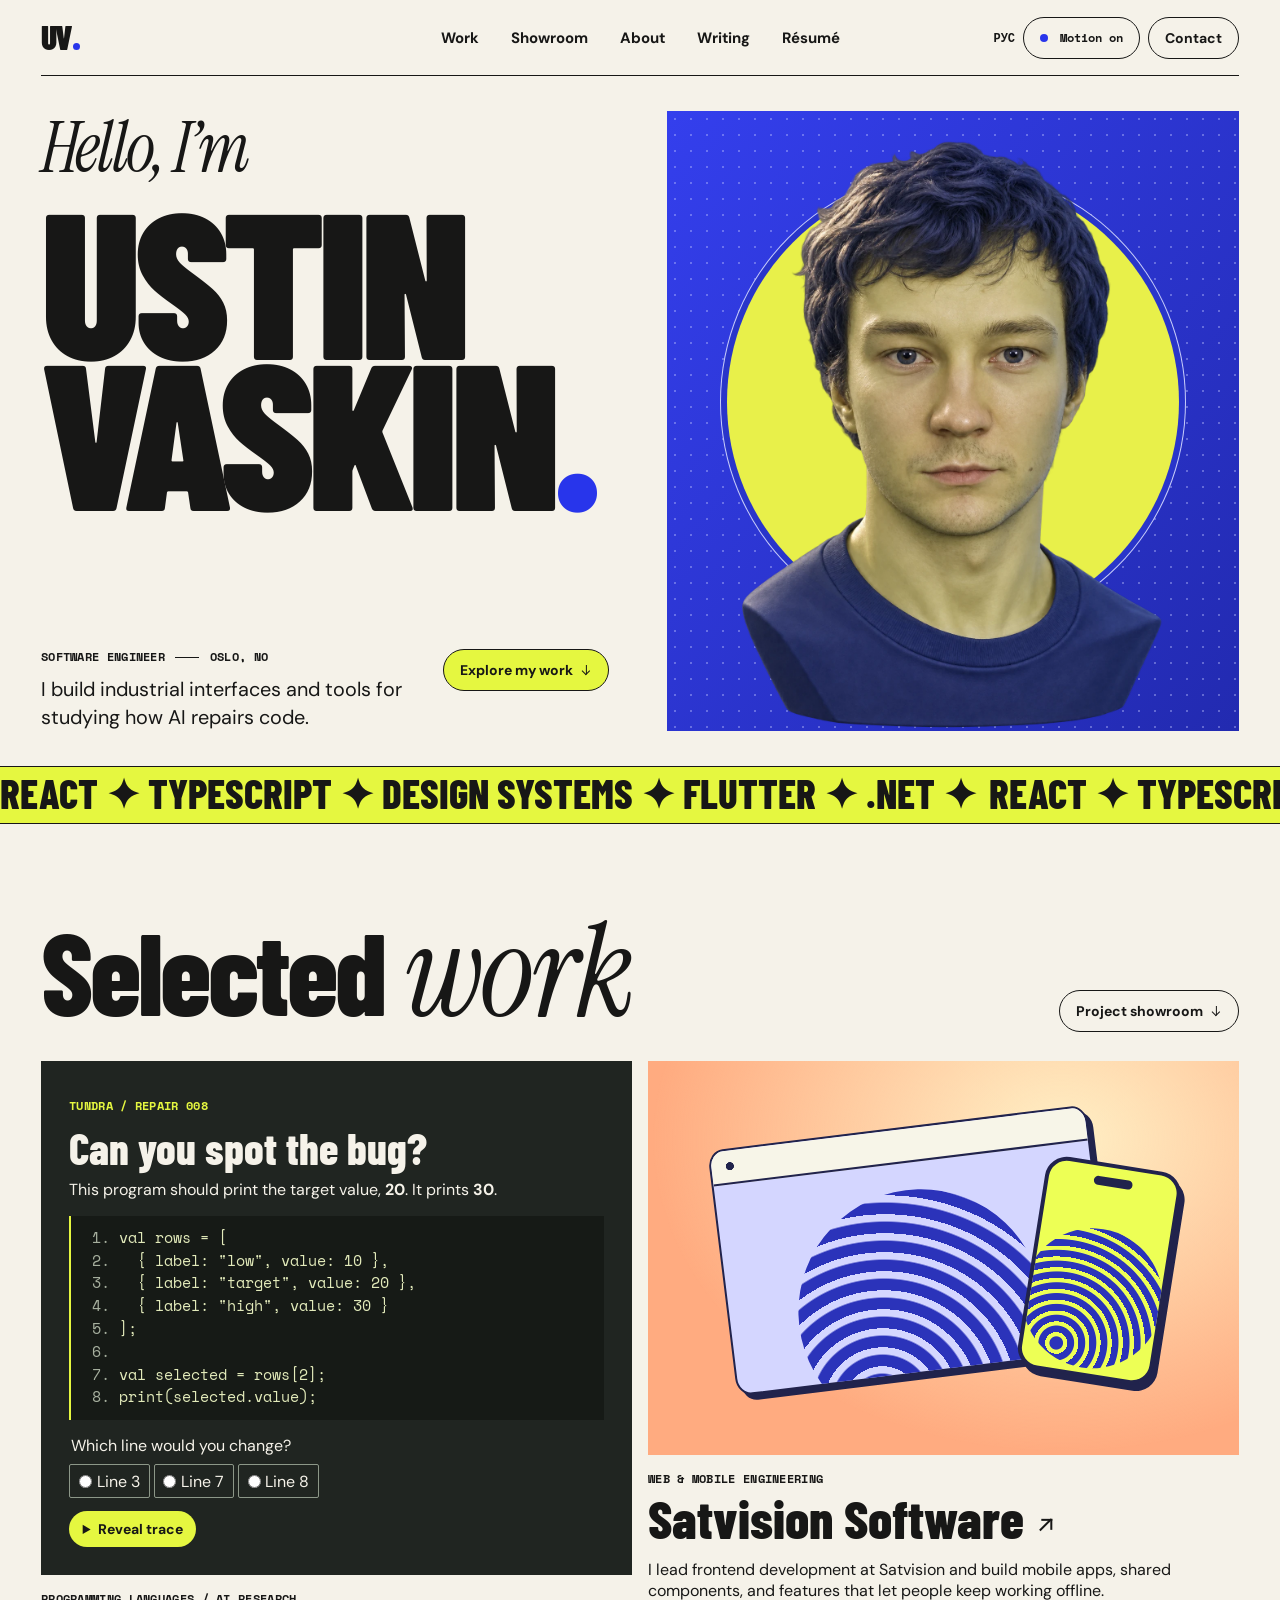
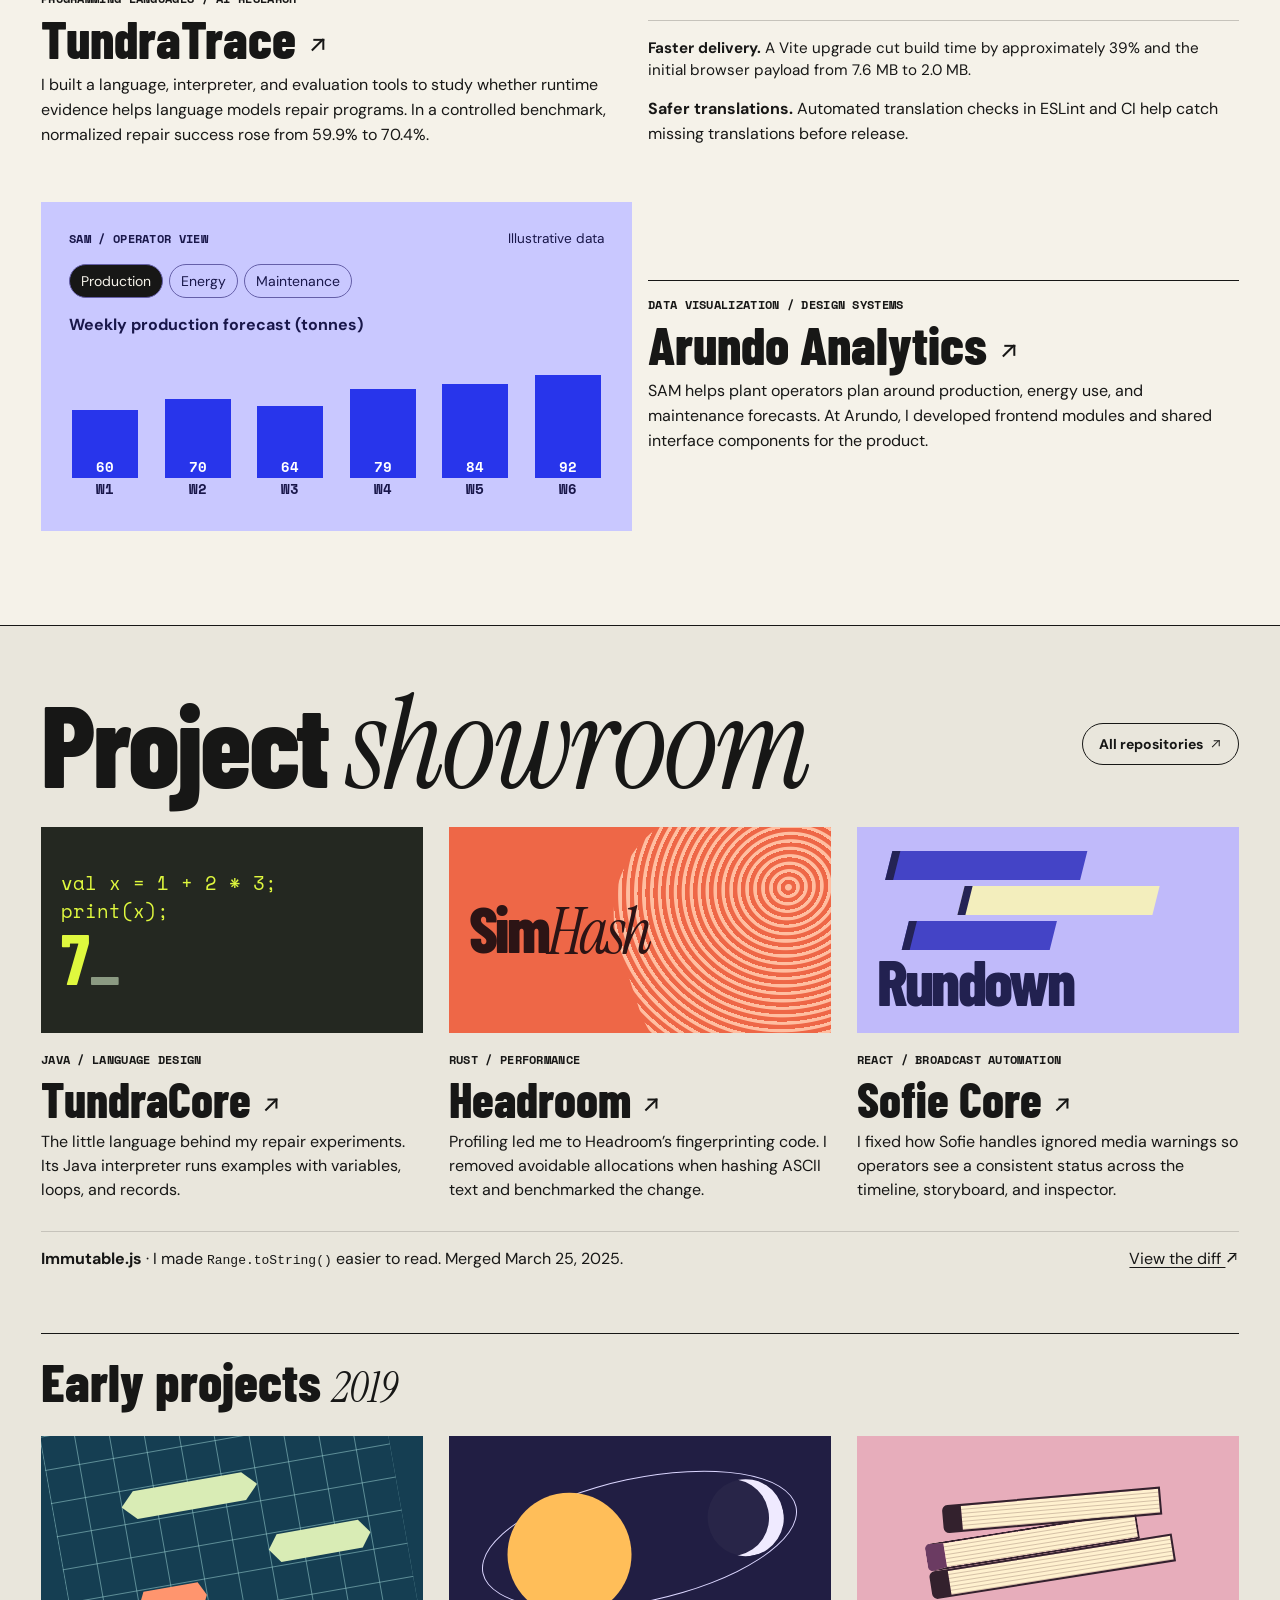
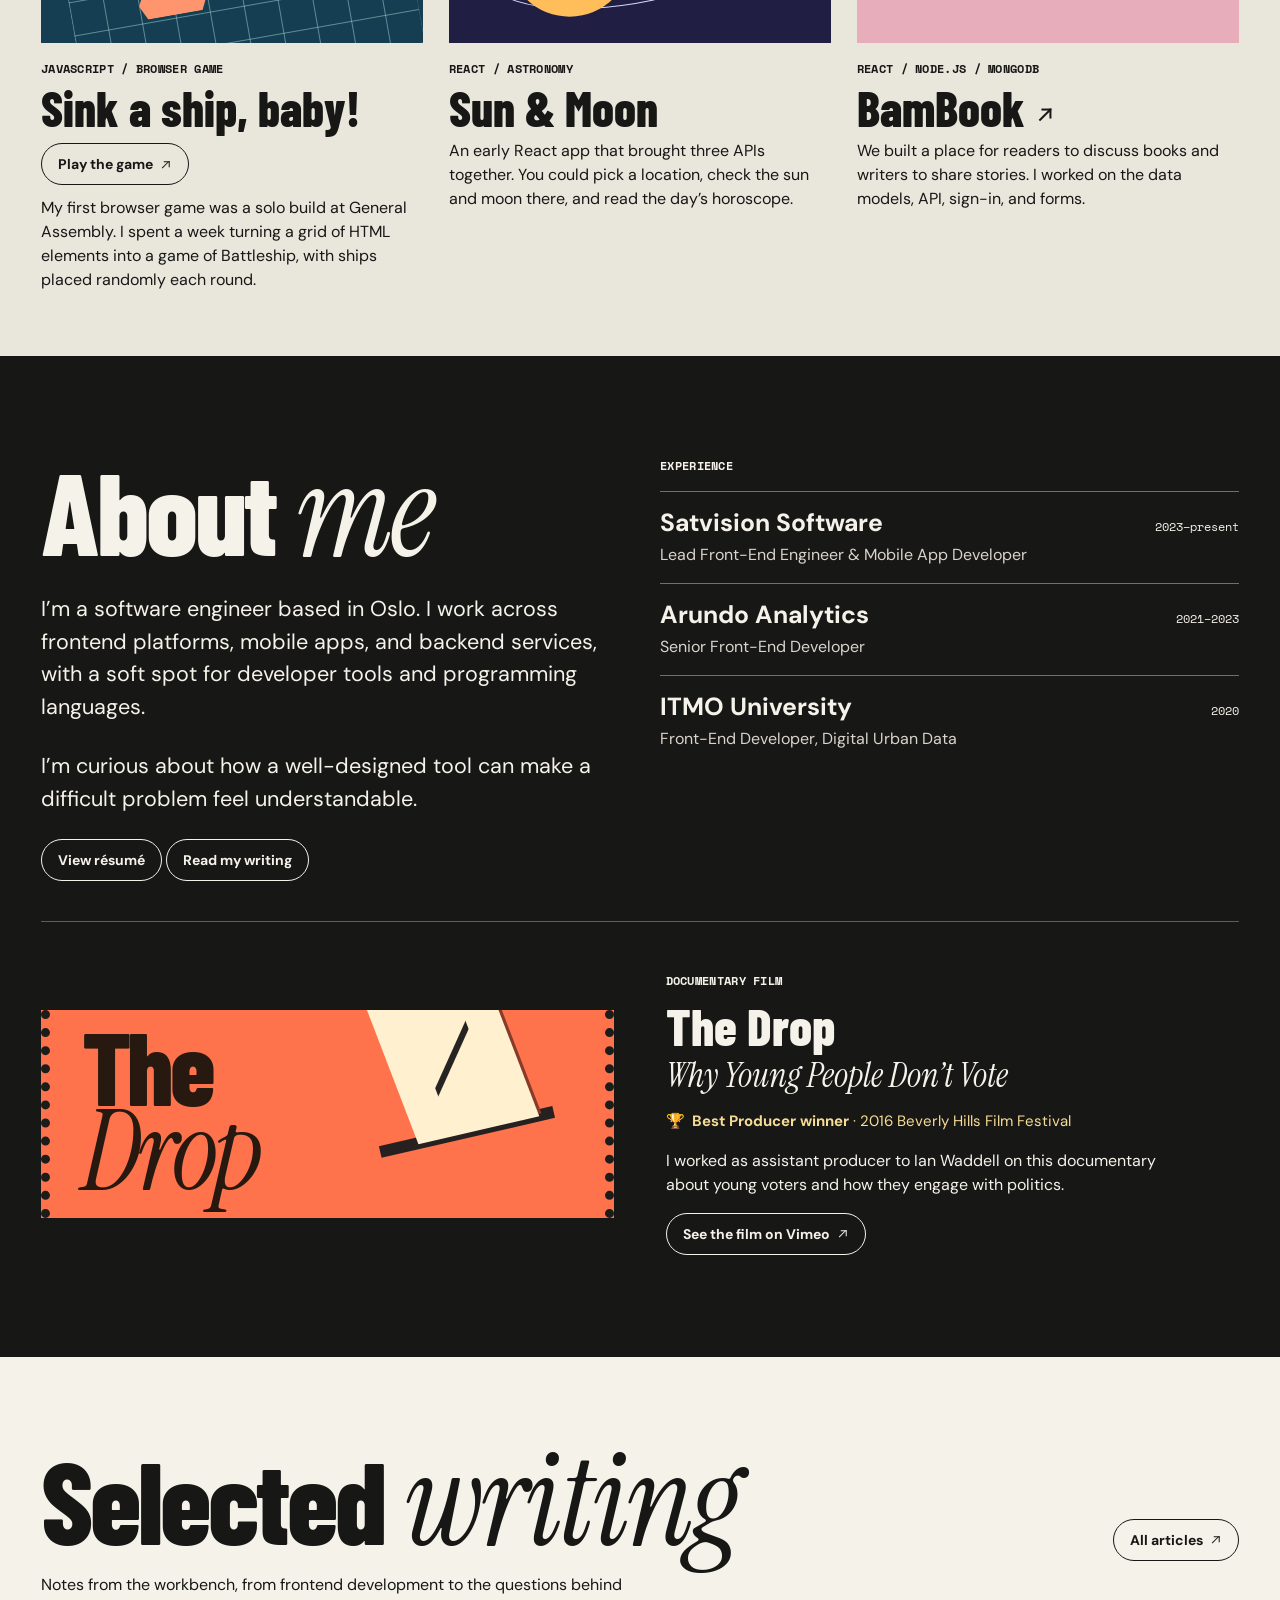
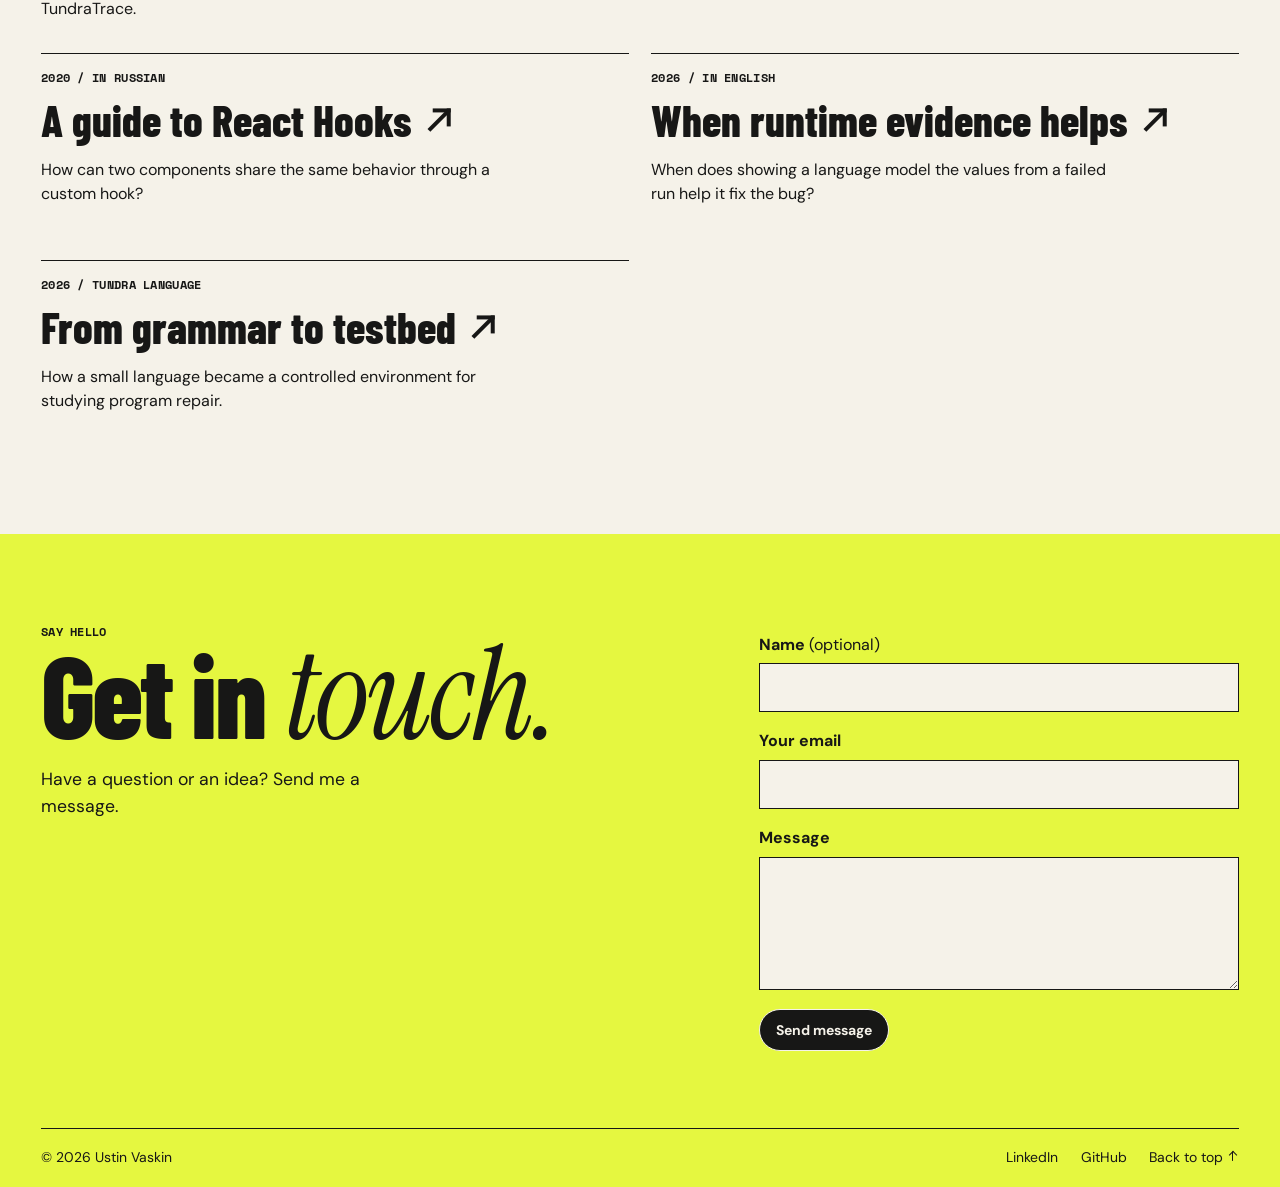
<file: index.html>
<!doctype html>
<html lang="en">
<head>
  <meta charset="utf-8">
  <meta name="viewport" content="width=device-width, initial-scale=1">
  <meta name="description" content="Ustin Vaskin, a software engineer in Oslo. Selected work in frontend platforms, mobile apps, industrial analytics, and programming language research.">
  <link rel="canonical" href="https://ustinvaskin.github.io/Ustin.Vaskin/">
  <meta property="og:type" content="website">
  <meta property="og:site_name" content="Ustin Vaskin">
  <meta property="og:title" content="Ustin Vaskin — Software Engineer">
  <meta property="og:description" content="Software engineer building frontend platforms, mobile apps, and research tools.">
  <meta property="og:url" content="https://ustinvaskin.github.io/Ustin.Vaskin/">
  <meta property="og:image" content="https://ustinvaskin.github.io/Ustin.Vaskin/assets/share/portfolio.jpg">
  <meta property="og:image:width" content="1200">
  <meta property="og:image:height" content="630">
  <meta name="twitter:card" content="summary_large_image">
  <meta name="theme-color" content="#f5f2e9">
  <title>Ustin Vaskin — Software Engineer</title>
  <link rel="icon" href="./assets/favicon.svg" type="image/svg+xml">
  <link rel="stylesheet" href="./styles.css?v=12">
  <script src="./app.js?v=5" defer></script>
  <link rel="stylesheet" href="./assets/site-navigation.css?v=7">
  <script src="./assets/site-navigation.js?v=7" defer></script>
</head>
<body id="top">
  <a class="skip-link" href="#main">Skip to content</a>
  <header class="site-header">
    <div class="topbar">
      <a class="monogram" href="#top" aria-label="Ustin Vaskin, home">UV<span class="monogram-dot" aria-hidden="true"></span></a>
      <nav id="site-menu" aria-label="Main navigation">
        <a href="#work">Work</a>
        <a href="#showroom">Showroom</a>
        <a href="#about">About</a>
        <a href="/articles/#start-here" data-current-section="writing">Writing</a>
              <a href="./resume.html">Résumé</a>
      </nav>
      <div class="top-actions">
        <a class="lang-switch" href="./ru/" hreflang="ru" lang="ru" aria-label="Русская версия">РУС</a>

        <button class="motion-toggle" type="button" aria-label="Motion" aria-pressed="false" hidden>Motion off</button>
        <button class="pill menu-toggle" type="button" aria-expanded="false" aria-controls="site-menu" hidden>Menu</button>
        <a class="pill top-contact" href="#contact" data-contact-trigger>Contact</a>
      </div>
    </div>
  </header>

  <main id="main">
    <section class="hero gutter" aria-labelledby="hero-title">
      <div class="hero-copy">
        <h1 id="hero-title" aria-label="Hello, I’m Ustin Vaskin.">
          <span class="hero-greeting">Hello, I’m</span>
          <span class="hero-line"><span>USTIN</span></span>
          <span class="hero-line second-line"><span>VASKIN<span class="period">.</span></span></span>
        </h1>
        <div class="hero-intro">
          <div>
            <p class="eyebrow hero-role">SOFTWARE ENGINEER <span></span> OSLO, NO</p>
            <p>I build industrial interfaces and tools for studying how AI repairs code.</p>
          </div>
          <a class="pill primary-action" href="#work">Explore my work <span class="site-icon site-icon--down" aria-hidden="true"></span></a>
        </div>
      </div>

      <figure class="art-panel" id="portrait">
        <div class="portrait-halo" aria-hidden="true"></div>
        <img class="hero-portrait" src="./assets/ustin-portrait-soft-light.webp" width="1076" height="1462"
          alt="Sculptural portrait of Ustin Vaskin in lime and cobalt" fetchpriority="high">
      </figure>
    </section>

    <div class="ticker" aria-hidden="true">
      <div class="ticker-track">
        <span>REACT ✦ TYPESCRIPT ✦ DESIGN SYSTEMS ✦ FLUTTER ✦ .NET ✦</span>
        <span>REACT ✦ TYPESCRIPT ✦ DESIGN SYSTEMS ✦ FLUTTER ✦ .NET ✦</span>
        <span>REACT ✦ TYPESCRIPT ✦ DESIGN SYSTEMS ✦ FLUTTER ✦ .NET ✦</span>
        <span>REACT ✦ TYPESCRIPT ✦ DESIGN SYSTEMS ✦ FLUTTER ✦ .NET ✦</span>
        <span>REACT ✦ TYPESCRIPT ✦ DESIGN SYSTEMS ✦ FLUTTER ✦ .NET ✦</span>
        <span>REACT ✦ TYPESCRIPT ✦ DESIGN SYSTEMS ✦ FLUTTER ✦ .NET ✦</span>
        <span>REACT ✦ TYPESCRIPT ✦ DESIGN SYSTEMS ✦ FLUTTER ✦ .NET ✦</span>
        <span>REACT ✦ TYPESCRIPT ✦ DESIGN SYSTEMS ✦ FLUTTER ✦ .NET ✦</span>
      </div>
    </div>

    <section id="work" class="work gutter">
      <div class="section-heading">
        <h2>Selected <em>work</em></h2>
        <a class="pill" href="#showroom">Project showroom <span class="site-icon site-icon--down" aria-hidden="true"></span></a>
      </div>

      <div class="projects">
        <article class="project project-research">
          <div class="trace-desk" id="tundra-demo">
            <p class="eyebrow">TUNDRA / REPAIR 008</p>
            <h4>Can you spot the bug?</h4>
            <p>This program should print the target value, <strong>20</strong>. It prints <strong>30</strong>.</p>
            <ol class="trace-code" aria-label="Tundra source lines">
              <li><code>val rows = [</code></li>
              <li><code>  { label: "low", value: 10 },</code></li>
              <li><code>  { label: "target", value: 20 },</code></li>
              <li><code>  { label: "high", value: 30 }</code></li>
              <li><code>];</code></li>
              <li aria-label="Blank line"><code>&nbsp;</code></li>
              <li data-bug-line><code>val selected = rows[2];</code></li>
              <li><code>print(selected.value);</code></li>
            </ol>
            <fieldset class="trace-guess" hidden>
              <legend>Which line would you change?</legend>
              <label><input type="radio" name="trace-line" value="3"> Line 3</label>
              <label><input type="radio" name="trace-line" value="7"> Line 7</label>
              <label><input type="radio" name="trace-line" value="8"> Line 8</label>
            </fieldset>
            <p class="guess-feedback" role="status" aria-atomic="true">
              <strong class="trace-verdict" hidden>✓ BUG FOUND</strong>
              <span class="trace-hint"></span>
            </p>
            <details class="trace-result">
              <summary><span>Reveal trace</span><span>Hide trace</span></summary>
              <div class="trace-answer">
                <p><code>rows[2]</code> selected the third record, labeled “high”. Its value was 30. The target is the second record. Changing line 7 to <code>rows[1]</code> gives 20.</p>
                <a href="https://github.com/ustinvaskin/TundraTrace-artifacts/blob/main/bench/results/experiments/20260515-144516-thesis-scale-final-2026-05-15/deepseek-coder-6.7b/prompts/repair_008_wrong_index_nested_list__provenance-assisted__trial-01.txt">View the recorded example <span class="site-icon site-icon--external" aria-hidden="true"></span></a>
              </div>
            </details>
          </div>
          <div class="project-copy">
            <p class="eyebrow">PROGRAMMING LANGUAGES / AI RESEARCH</p>
            <h3><a href="./tundra.html">TundraTrace <span class="site-icon site-icon--external" aria-hidden="true"></span></a></h3>
            <p>I built a language, interpreter, and evaluation tools to study whether runtime evidence helps language models repair programs. In a controlled benchmark, normalized repair success rose from 59.9% to 70.4%.</p>
          </div>
        </article>

        <article id="satvision" class="project project-satvision">
          <div class="project-art satvision-art" aria-hidden="true">
            <div class="device-pair">
              <div class="web-frame"><i class="device-orb"></i></div>
              <div class="mobile-frame"><i class="device-orb"></i></div>
            </div>
          </div>
          <div class="project-copy">
            <p class="eyebrow">WEB &amp; MOBILE ENGINEERING</p>
            <h3><a href="./satos.html">Satvision Software <span class="site-icon site-icon--external" aria-hidden="true"></span></a></h3>
            <p>I lead frontend development at Satvision and build mobile apps, shared components, and features that let people keep working offline.</p>
            <div class="outcomes">
              <p><strong>Faster delivery.</strong> A Vite upgrade cut build time by approximately 39% and the initial browser payload from 7.6 MB to 2.0 MB.</p>
              <p><strong>Safer translations.</strong> Automated translation checks in ESLint and CI help catch missing translations before release.</p>
            </div>
          </div>
        </article>

        <article class="project project-arundo">
          <figure class="sam-chart" id="sam">
            <figcaption><span class="eyebrow">SAM / OPERATOR VIEW</span><span>Illustrative data</span></figcaption>
            <div class="chart-controls" role="group" aria-label="Chart metric" hidden>
              <button type="button" data-series="production" aria-pressed="true">Production</button>
              <button type="button" data-series="energy" aria-pressed="false">Energy</button>
              <button type="button" data-series="maintenance" aria-pressed="false">Maintenance</button>
            </div>
            <p class="metric-caption" aria-live="polite">Weekly production forecast (tonnes)</p>
            <ol class="metric-bars" aria-label="Six weekly forecasts">
              <li style="--bar:60%"><b>60</b><span>W1</span></li>
              <li style="--bar:70%"><b>70</b><span>W2</span></li>
              <li style="--bar:64%"><b>64</b><span>W3</span></li>
              <li style="--bar:79%"><b>79</b><span>W4</span></li>
              <li style="--bar:84%"><b>84</b><span>W5</span></li>
              <li style="--bar:92%"><b>92</b><span>W6</span></li>
            </ol>
          </figure>
          <div class="project-copy">
            <p class="eyebrow">DATA VISUALIZATION / DESIGN SYSTEMS</p>
            <h3><a href="https://www.arundo.com/">Arundo Analytics <span class="site-icon site-icon--external" aria-hidden="true"></span></a></h3>
            <p>SAM helps plant operators plan around production, energy use, and maintenance forecasts. At Arundo, I developed frontend modules and shared interface components for the product.</p>
          </div>
        </article>
      </div>
    </section>

    <section id="showroom" class="showroom gutter" aria-labelledby="showroom-title">
      <div class="section-heading">
        <h2 id="showroom-title">Project <em>showroom</em></h2>
        <a class="pill" href="https://github.com/ustinvaskin?tab=repositories">All repositories <span class="site-icon site-icon--external" aria-hidden="true"></span></a>
      </div>
      <div class="exhibits">
        <article class="exhibit">
          <div class="specimen specimen-code" aria-hidden="true">
            <code>val x = 1 + 2 * 3;<br>print(x);</code>
            <b>7<span>_</span></b>
          </div>
          <p class="eyebrow">JAVA / LANGUAGE DESIGN</p>
          <h3><a href="https://github.com/ustinvaskin/TundraCore">TundraCore <span class="site-icon site-icon--external" aria-hidden="true"></span></a></h3>
          <p>The little language behind my repair experiments. Its Java interpreter runs examples with variables, loops, and records.</p>
        </article>
        <article class="exhibit">
          <div class="specimen specimen-hash" aria-hidden="true">
            <div class="hash-disc"></div>
            <b>Sim<em>Hash</em></b>
          </div>
          <p class="eyebrow">RUST / PERFORMANCE</p>
          <h3><a href="https://github.com/ustinvaskin/headroom-kth-submission/commit/459674f52ee320e0ea82362a5a4c8270438006a8">Headroom <span class="site-icon site-icon--external" aria-hidden="true"></span></a></h3>
          <p>Profiling led me to Headroom’s fingerprinting code. I removed avoidable allocations when hashing ASCII text and benchmarked the change.</p>
        </article>
        <article class="exhibit">
          <div class="specimen specimen-sofie" aria-hidden="true">
            <div class="rundown"><i></i><i></i><i></i></div>
            <b>Rundown</b>
          </div>
          <p class="eyebrow">REACT / BROADCAST AUTOMATION</p>
          <h3><a href="https://github.com/ustinvaskin/sofie-core/commit/2e58ca8d8d4917bc466f377754a61666eb239434">Sofie Core <span class="site-icon site-icon--external" aria-hidden="true"></span></a></h3>
          <p>I fixed how Sofie handles ignored media warnings so operators see a consistent status across the timeline, storyboard, and inspector.</p>
        </article>
      </div>
      <aside class="patch-note" aria-label="Open-source contribution">
        <p><strong>Immutable.js</strong> · I made <code>Range.toString()</code> easier to read. Merged March 25, 2025.</p>
        <a href="https://github.com/immutable-js/immutable-js/pull/2075/files">View the diff <span class="site-icon site-icon--external" aria-hidden="true"></span></a>
      </aside>
      <div id="early-projects" class="early-projects">
        <h3 class="early-heading">Early projects <span>2019</span></h3>
        <div class="exhibits">
          <article class="exhibit">
            <div class="specimen fleet-art" aria-hidden="true">
              <div class="fleet-grid"><i></i><i></i><i></i></div>
            </div>
            <p class="eyebrow">JAVASCRIPT / BROWSER GAME</p>
            <h4>Sink a ship, baby!</h4>
            <a class="pill play-game-link" href="./games/sink-a-ship/game.html">Play the game <span class="site-icon site-icon--external" aria-hidden="true"></span></a>
            <p>My first browser game was a solo build at General Assembly. I spent a week turning a grid of HTML elements into a game of Battleship, with ships placed randomly each round.</p>
          </article>
          <article class="exhibit">
            <div class="specimen lunar-art" aria-hidden="true">
              <div class="lunar-orbit"></div>
            </div>
            <p class="eyebrow">REACT / ASTRONOMY</p>
            <h4>Sun &amp; Moon</h4>
            <p>An early React app that brought three APIs together. You could pick a location, check the sun and moon there, and read the day’s horoscope.</p>
          </article>
          <article class="exhibit">
            <div class="specimen library-art" aria-hidden="true">
              <div class="book-stack"><i></i><i></i><i></i></div>
            </div>
            <p class="eyebrow">REACT / NODE.JS / MONGODB</p>
            <h4><a href="https://github.com/Deni402/project-3">BamBook <span class="site-icon site-icon--external" aria-hidden="true"></span></a></h4>
            <p>We built a place for readers to discuss books and writers to share stories. I worked on the data models, API, sign-in, and forms.</p>
          </article>
        </div>
      </div>
    </section>

    <section id="about" class="about gutter">
      <div class="about-copy">
        <h2>About <em>me</em></h2>
        <p>I’m a software engineer based in Oslo. I work across frontend platforms, mobile apps, and backend services, with a soft spot for developer tools and programming languages.</p>
        <p>I’m curious about how a well-designed tool can make a difficult problem feel understandable.</p>
        <a class="pill" href="./resume.html">View résumé</a>
        <a class="pill" href="#writing">Read my writing</a>
      </div>
      <div class="experience">
        <h3 class="eyebrow">EXPERIENCE</h3>
        <dl>
          <div><dt>Satvision Software <span>2023–present</span></dt><dd>Lead Front-End Engineer &amp; Mobile App Developer</dd></div>
          <div><dt>Arundo Analytics <span>2021–2023</span></dt><dd>Senior Front-End Developer</dd></div>
          <div><dt><a href="https://en.itmo.ru/">ITMO University</a> <span>2020</span></dt><dd>Front-End Developer, Digital Urban Data</dd></div>
        </dl>
      </div>
      <article class="film" id="film">
        <div class="film-poster" aria-hidden="true">
          <i class="ballot-slot"></i>
          <strong>The<br><em>Drop</em></strong>
        </div>
        <div class="film-copy">
          <p class="eyebrow">DOCUMENTARY FILM</p>
          <h3>The Drop<span>Why Young People Don’t Vote</span></h3>
          <a class="film-award" href="https://beverlyhillsfilmfestival.com/2016-winners/">
            <span aria-hidden="true">🏆</span>
            <span><strong>Best Producer winner</strong> · 2016 Beverly Hills Film Festival</span>
          </a>
          <p>I worked as assistant producer to Ian Waddell on this documentary about young voters and how they engage with politics.</p>
          <a class="pill" href="https://vimeo.com/ondemand/thedrop">See the film on Vimeo <span class="site-icon site-icon--external" aria-hidden="true"></span></a>
        </div>
      </article>
    </section>

    <section class="writing gutter" id="writing" aria-labelledby="writing-title">
      <div class="section-heading">
        <h2 id="writing-title">Selected <em>writing</em></h2>
        <a class="pill" href="https://ustinvaskin.github.io/articles/">All articles <span class="site-icon site-icon--external" aria-hidden="true"></span></a>
      </div>
      <p class="writing-intro">Notes from the workbench, from frontend development to the questions behind TundraTrace.</p>
      <div class="reading-pair">
        <article>
          <p class="eyebrow">2020 / IN RUSSIAN</p>
          <h3><a hreflang="ru" href="https://ustinvaskin.github.io/articles/2020/11/11/React-Hooks.html">A guide to React Hooks <span class="site-icon site-icon--external" aria-hidden="true"></span></a></h3>
          <p>How can two components share the same behavior through a custom hook?</p>
        </article>
        <article>
          <p class="eyebrow">2026 / IN ENGLISH</p>
          <h3><a hreflang="en" href="https://ustinvaskin.github.io/articles/2026/05/18/When-Runtime-Evidence-Helps-LLMs-Repair-Code-and-When-It-Does-Not.html">When runtime evidence helps <span class="site-icon site-icon--external" aria-hidden="true"></span></a></h3>
          <p>When does showing a language model the values from a failed run help it fix the bug?</p>
        </article>
        <article>
          <p class="eyebrow">2026 / TUNDRA LANGUAGE</p>
          <h3><a href="https://ustinvaskin.github.io/articles/2026/05/13/Building-Tundra-Language-and-Interpreter-Part-4-From-Grammar-to-Testbed.html">From grammar to testbed <span class="site-icon site-icon--external" aria-hidden="true"></span></a></h3>
          <p>How a small language became a controlled environment for studying program repair.</p>
        </article>
      </div>
    </section>
  </main>

  <footer id="contact" class="contact gutter">
    <div class="contact-main">
      <div><p class="eyebrow">SAY HELLO</p><h2>Get in <em>touch.</em></h2><p>Have a question or an idea? Send me a message.</p></div>
      <form class="contact-form" id="contact-form" method="post" action="https://formspree.io/f/xldnekqn">
        <fieldset>
          <label for="contact-name">Name <span>(optional)</span></label>
          <input id="contact-name" name="name" type="text" autocomplete="name" maxlength="100">
          <label for="contact-email">Your email</label>
          <input id="contact-email" name="email" type="email" autocomplete="email" maxlength="254" required>
          <label for="contact-message">Message</label>
          <textarea id="contact-message" name="message" rows="5" maxlength="5000" required></textarea>
          <div class="contact-trap" aria-hidden="true">
            <label for="contact-gotcha">Leave this field empty</label>
            <input id="contact-gotcha" type="text" name="_gotcha" tabindex="-1" autocomplete="off">
          </div>
          <button class="pill" type="submit">Send message</button>
        </fieldset>
        <p class="contact-status" role="status" aria-live="polite"></p>
      </form>
    </div>
    <div class="footer-links">
      <span>© <span id="footer-year">2026</span> Ustin Vaskin</span>
      <a href="https://www.linkedin.com/in/ustinvaskin/">LinkedIn</a>
      <a href="https://github.com/ustinvaskin">GitHub</a>
      <a href="#top">Back to top <span class="site-icon site-icon--up" aria-hidden="true"></span></a>
    </div>
  </footer>
</body>
</html>
</file>
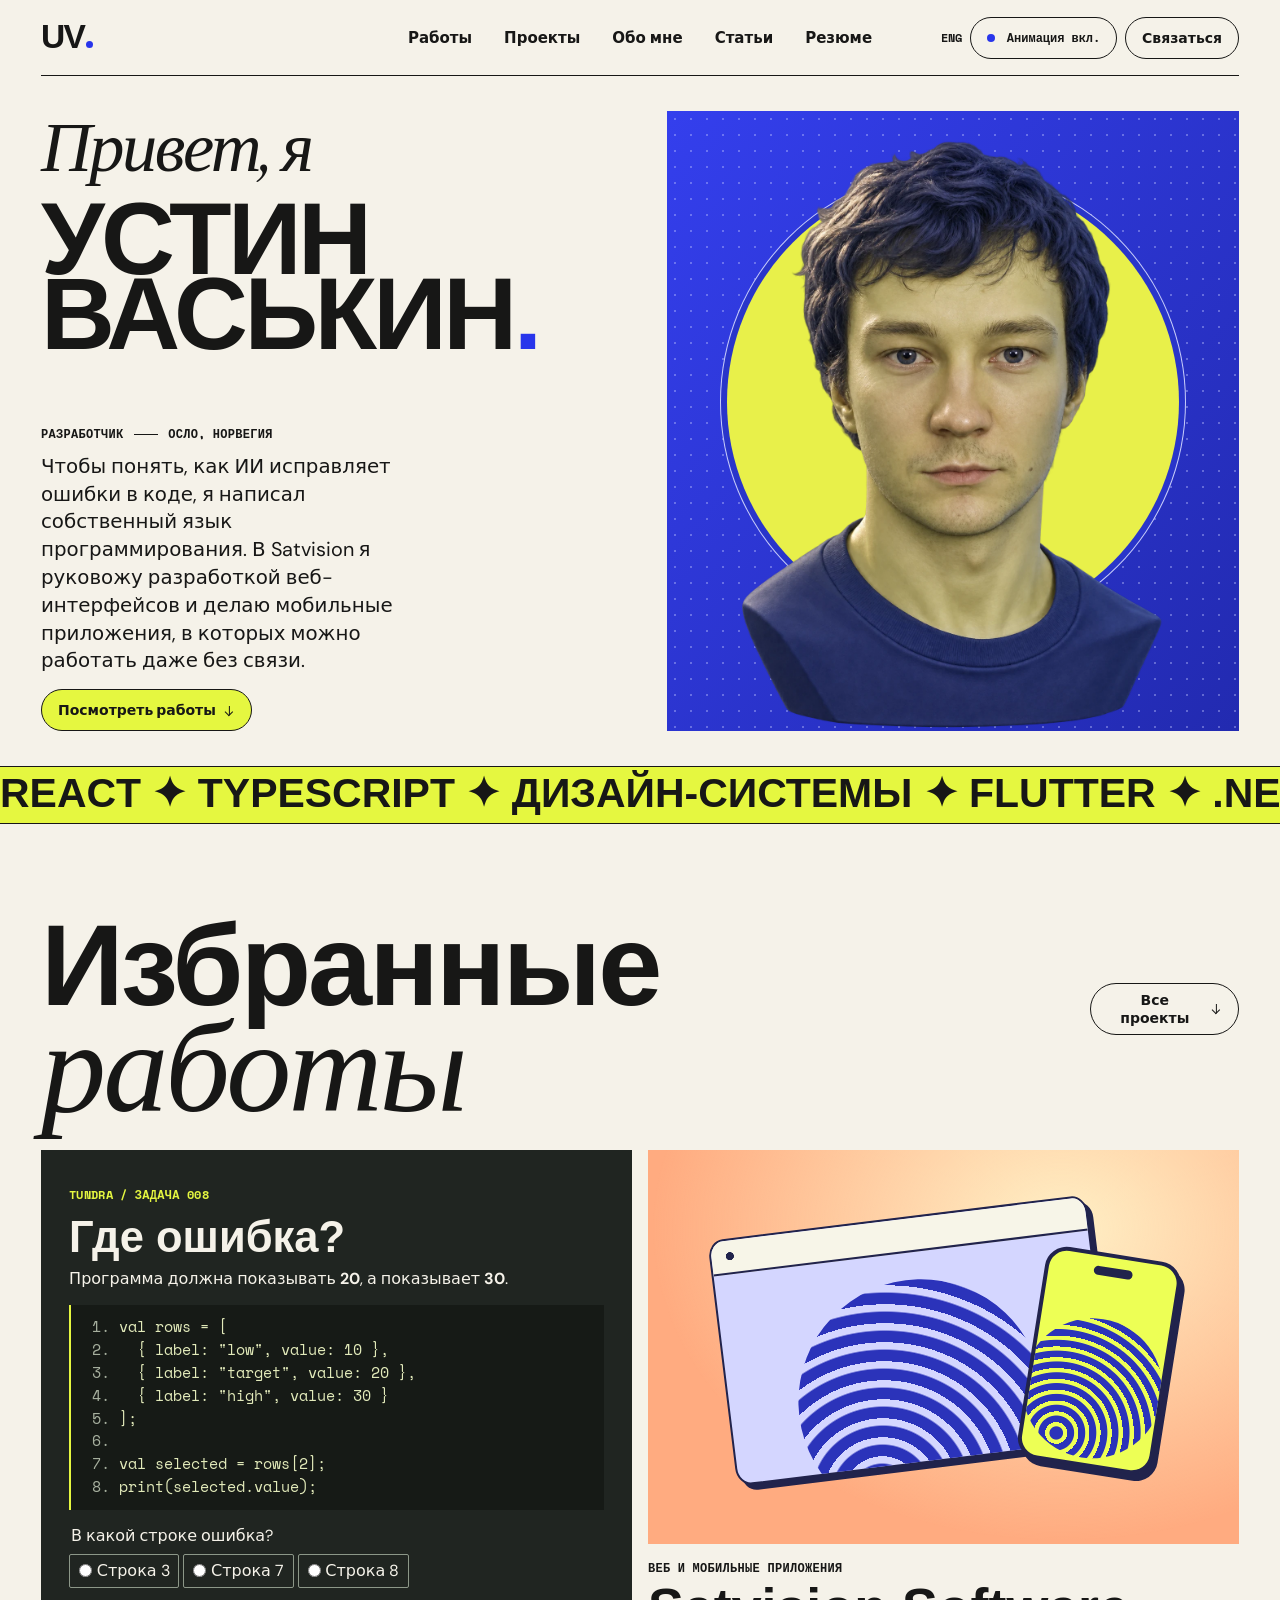
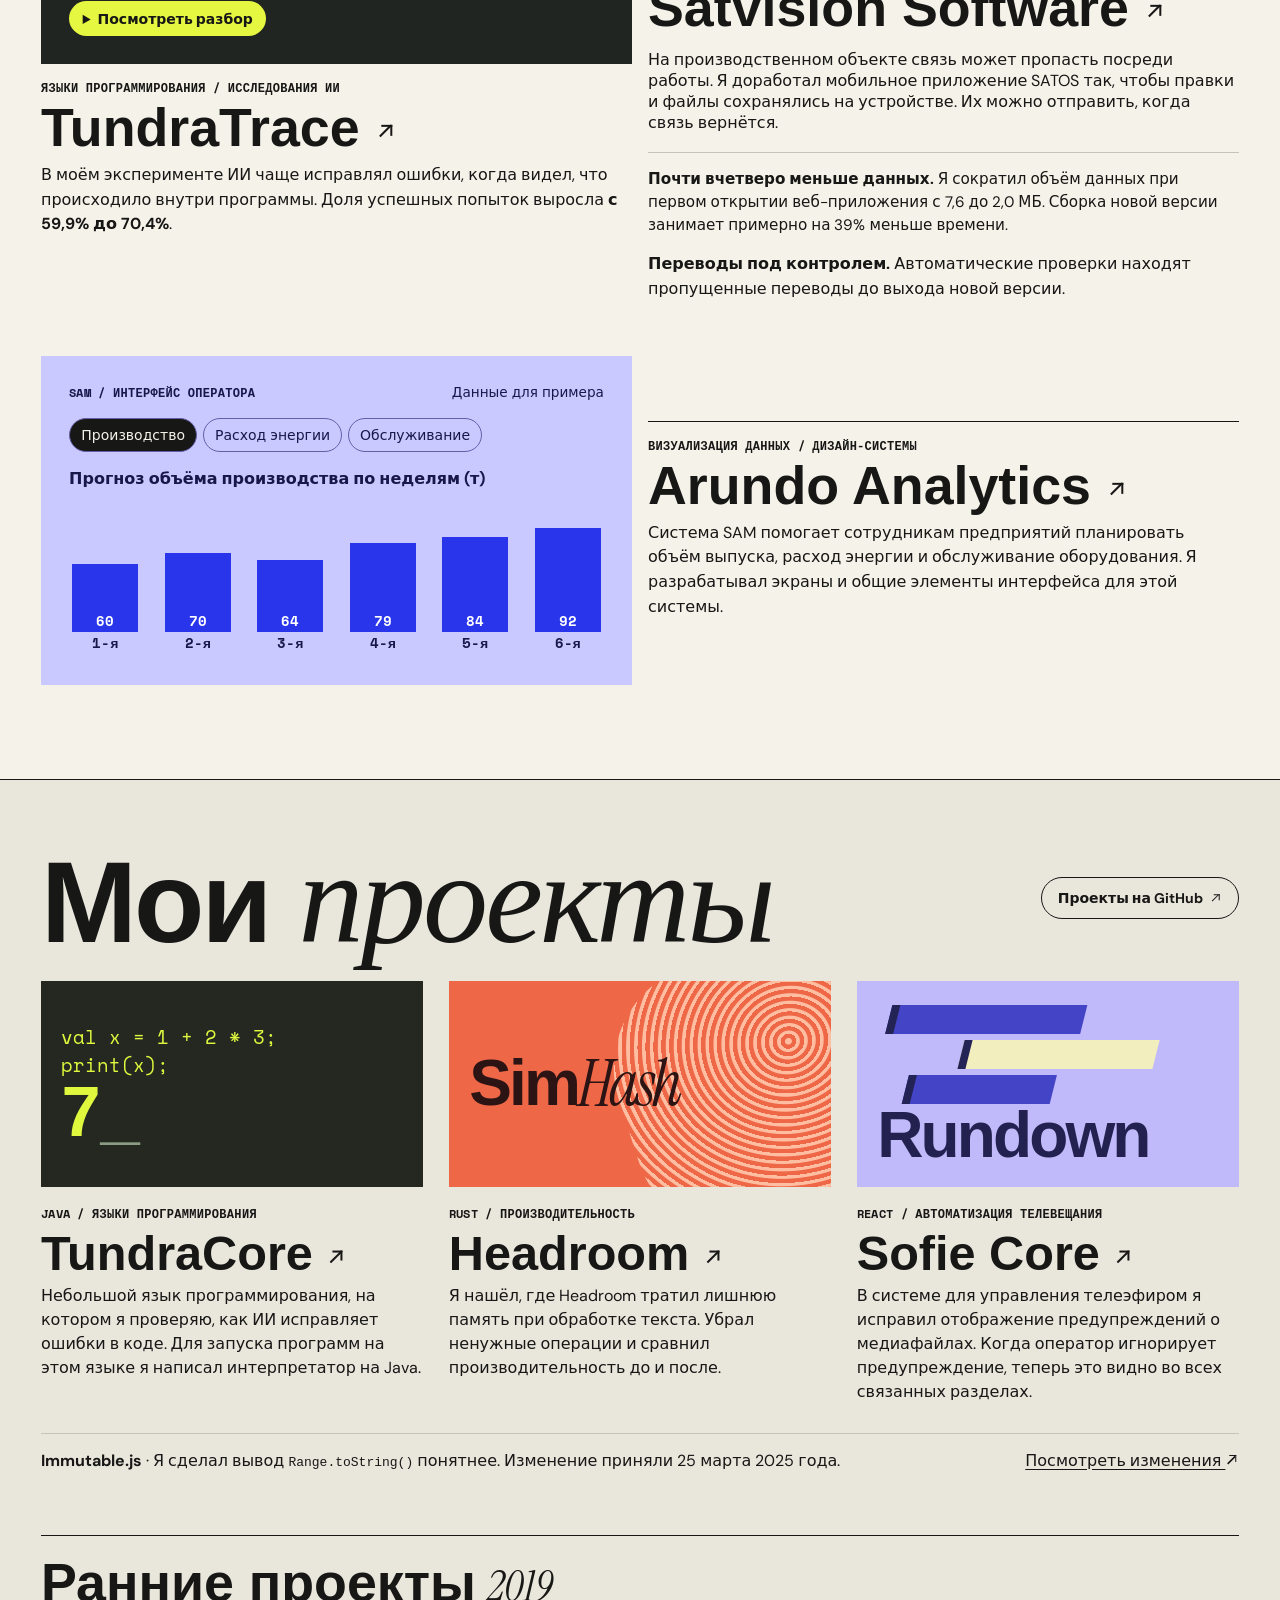
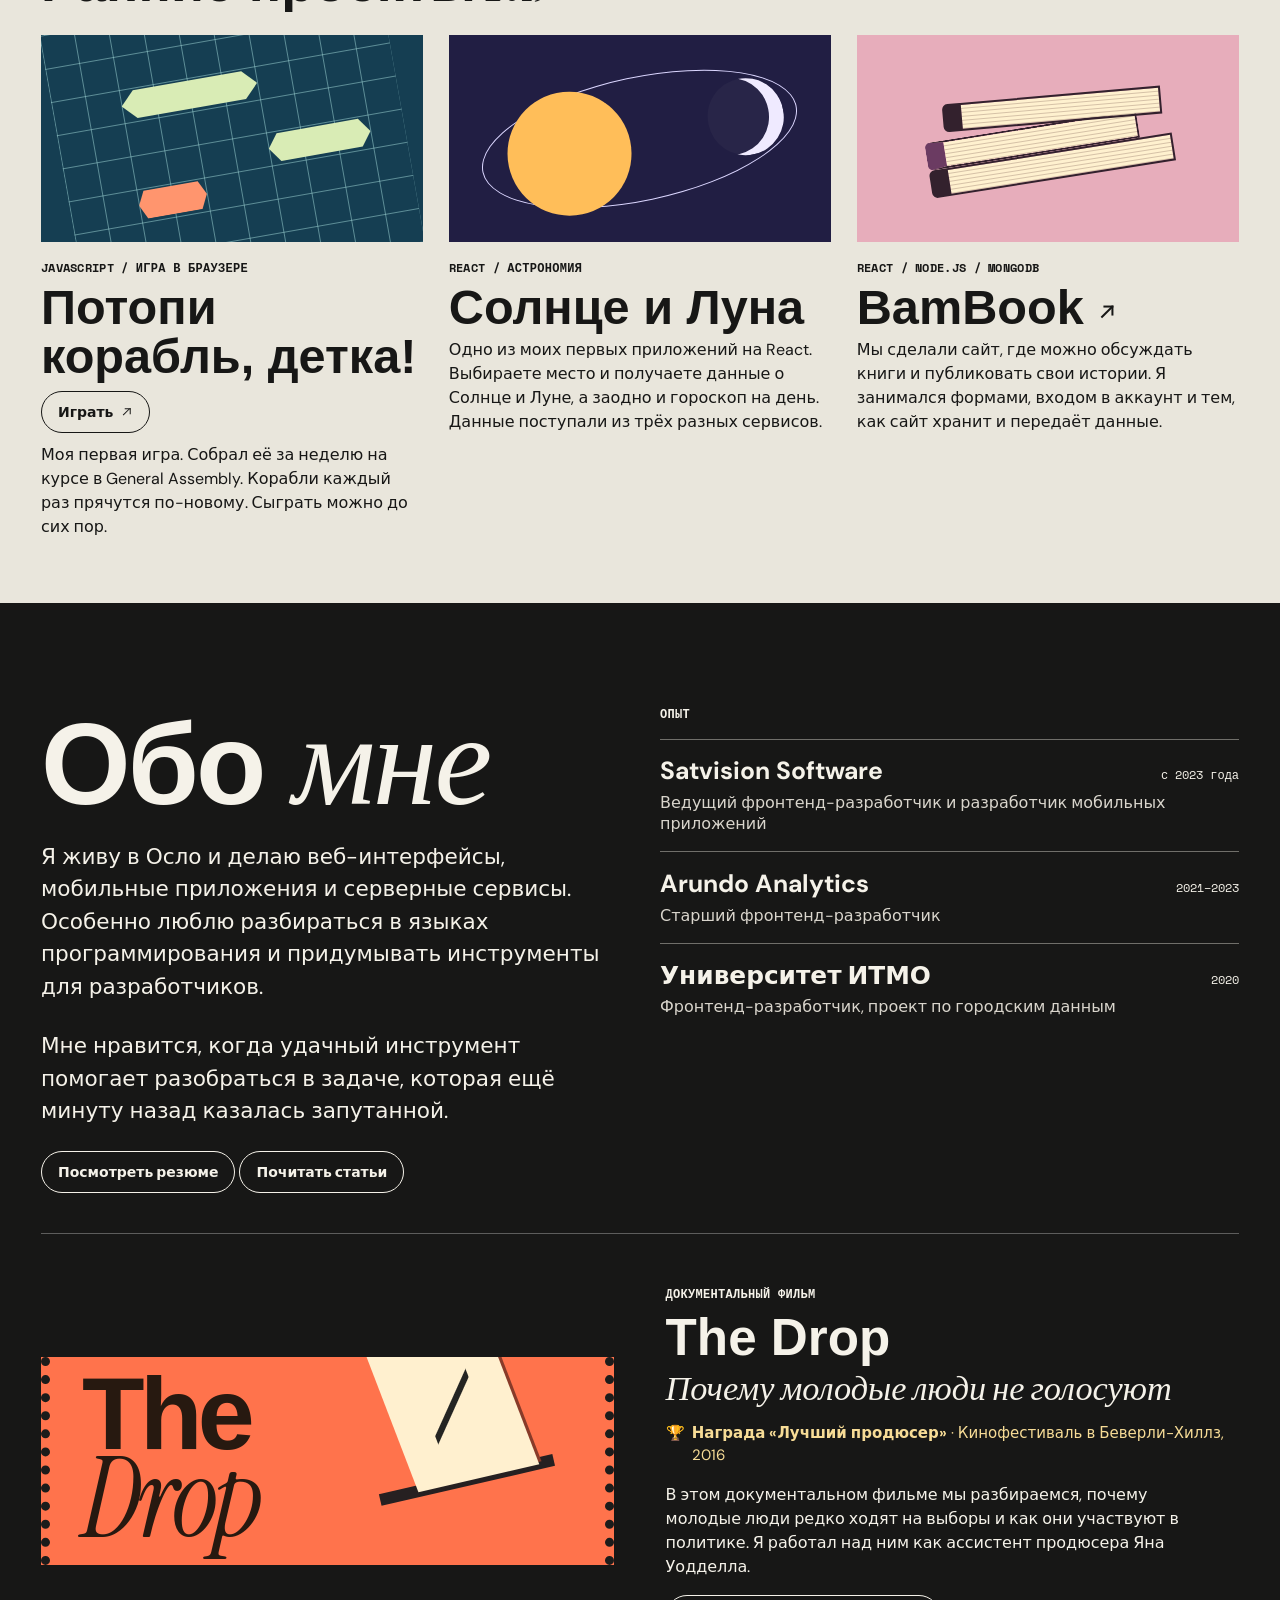
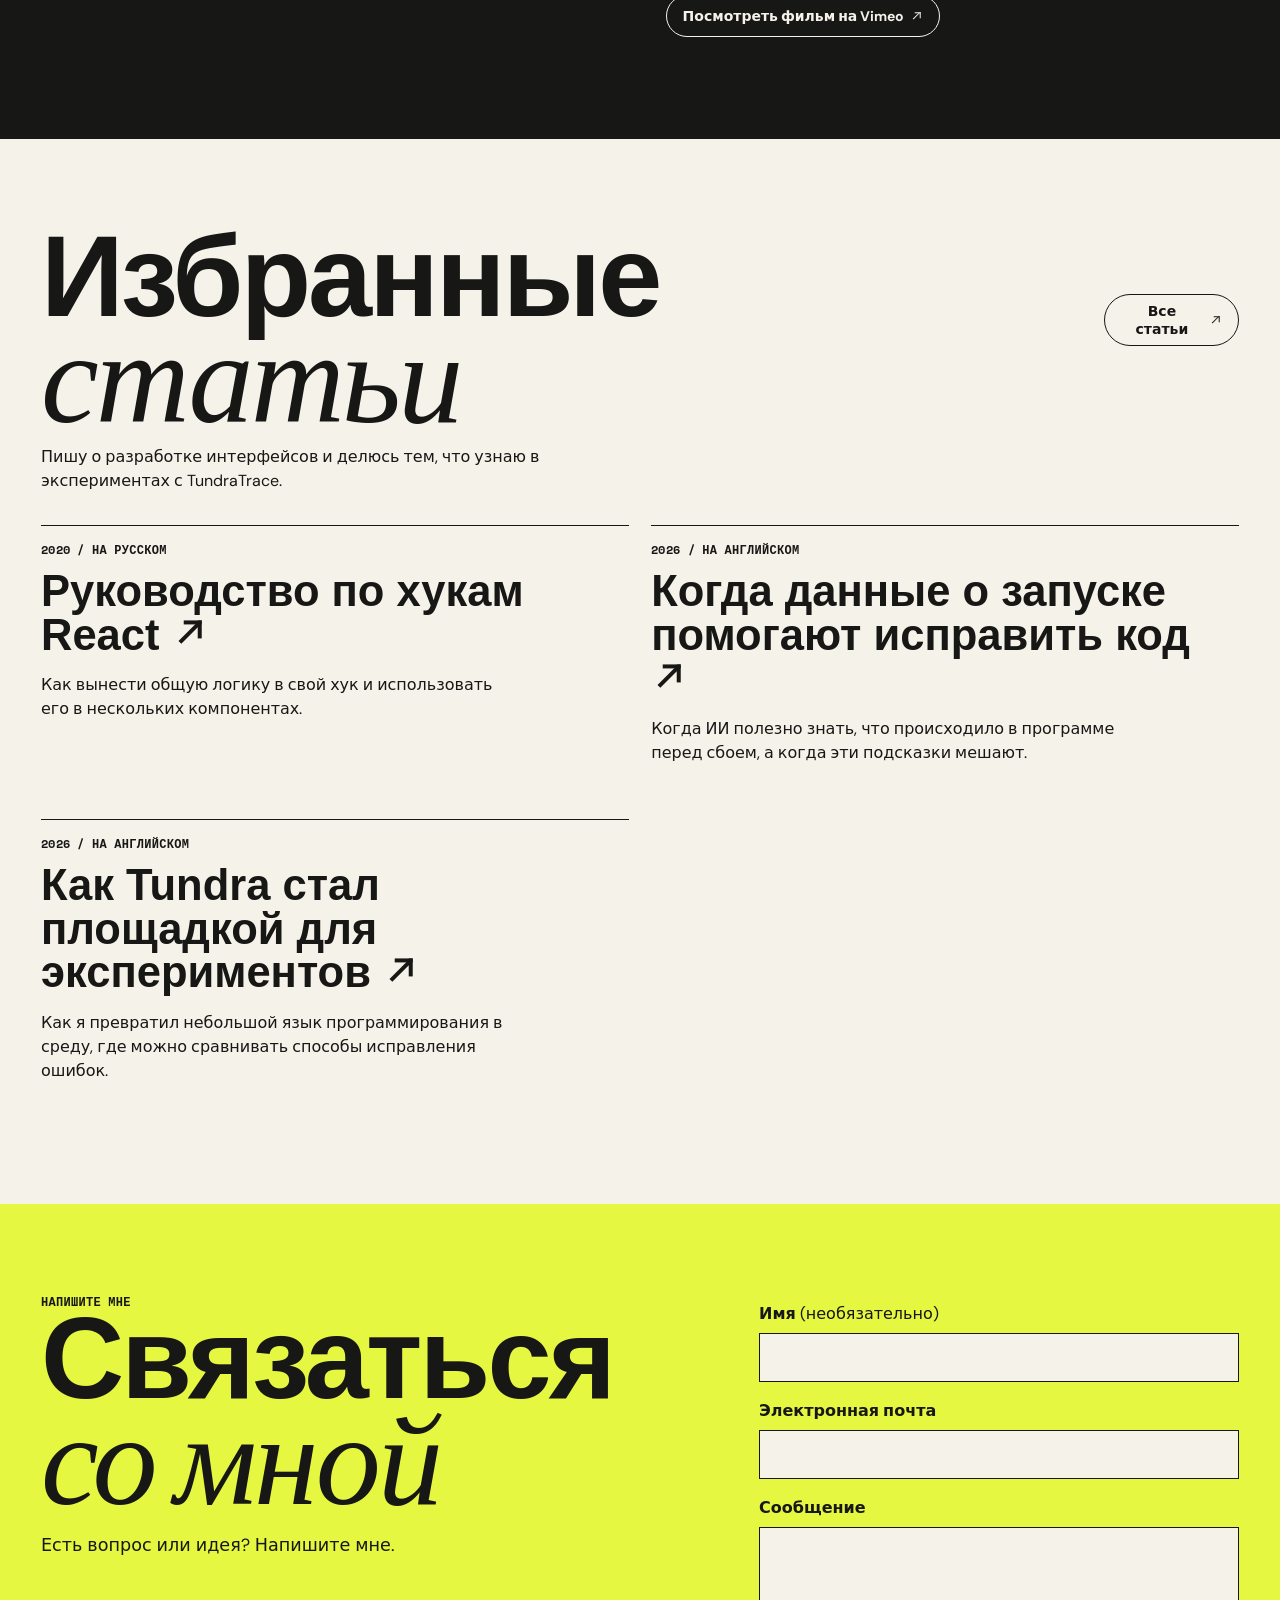
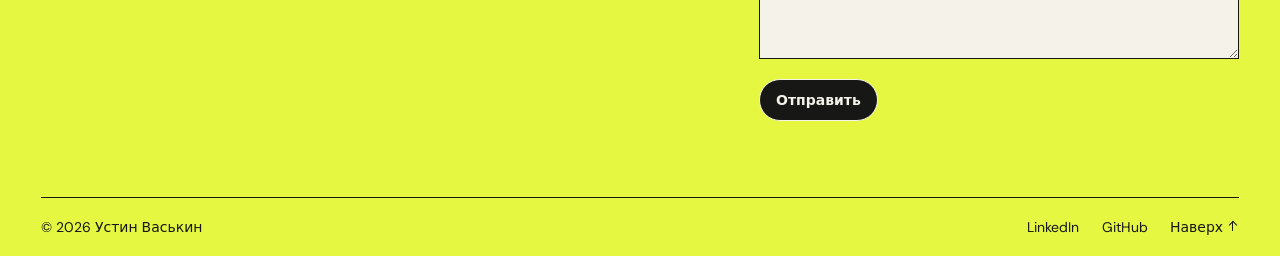
<file: ru/index.html>
<!doctype html>
<html lang="ru">
<head>
  <meta charset="utf-8">
  <meta name="viewport" content="width=device-width, initial-scale=1">
  <meta name="description" content="Устин Васькин, разработчик из Осло. Мои проекты, статьи и исследования о том, как ИИ исправляет ошибки в коде.">
  <meta name="theme-color" content="#f5f2e9">
  <title>Устин Васькин — разработчик</title>
  <link rel="icon" href="../assets/favicon.svg" type="image/svg+xml">
  <link rel="stylesheet" href="../styles.css?v=12">
  <script src="./app.js?v=2" defer></script>
  <link rel="stylesheet" href="../assets/site-navigation.css?v=7">
  <script src="../assets/site-navigation.js?v=7" defer></script>
</head>
<body id="top">
  <a class="skip-link" href="#main">Перейти к содержимому</a>
  <header class="site-header">
    <div class="topbar">
      <a class="monogram" href="#top" aria-label="Устин Васькин, главная">UV<span class="monogram-dot" aria-hidden="true"></span></a>
      <nav id="site-menu" aria-label="Основная навигация">
        <a href="#work">Работы</a>
        <a href="#showroom">Проекты</a>
        <a href="#about">Обо мне</a>
        <a href="/articles/#start-here" hreflang="en" data-current-section="writing">Статьи</a>
        <a href="./resume.html">Резюме</a>
      </nav>
      <div class="top-actions">
        <a class="lang-switch" href="../" hreflang="en" lang="en" aria-label="English version">ENG</a>

        <button class="motion-toggle" type="button" aria-label="Анимация" aria-pressed="false" hidden>Анимация выкл.</button>
        <button class="pill menu-toggle" type="button" aria-expanded="false" aria-controls="site-menu" hidden>Меню</button>
        <a class="pill top-contact" href="#contact" data-contact-trigger>Связаться</a>
      </div>
    </div>
  </header>

  <main id="main">
    <section class="hero gutter" aria-labelledby="hero-title">
      <div class="hero-copy">
        <h1 id="hero-title" aria-label="Привет, я Устин Васькин.">
          <span class="hero-greeting">Привет, я</span>
          <span class="hero-line"><span>УСТИН</span></span>
          <span class="hero-line second-line"><span>ВАСЬКИН<span class="period">.</span></span></span>
        </h1>
        <div class="hero-intro">
          <div>
            <p class="eyebrow hero-role">РАЗРАБОТЧИК <span></span> ОСЛО, НОРВЕГИЯ</p>
            <p>Чтобы понять, как ИИ исправляет ошибки в коде, я написал собственный язык программирования. В Satvision я руковожу разработкой веб-интерфейсов и делаю мобильные приложения, в которых можно работать даже без связи.</p>
          </div>
          <a class="pill primary-action" href="#work">Посмотреть работы <span class="site-icon site-icon--down" aria-hidden="true"></span></a>
        </div>
      </div>

      <figure class="art-panel" id="portrait">
        <div class="portrait-halo" aria-hidden="true"></div>
        <img class="hero-portrait" src="../assets/ustin-portrait-soft-light.webp" width="1076" height="1462" alt="Скульптурный портрет Устина Васькина на синем и салатовом фоне." fetchpriority="high">
      </figure>
    </section>

    <div class="ticker" aria-hidden="true">
      <div class="ticker-track">
        <span>REACT ✦ TYPESCRIPT ✦ ДИЗАЙН-СИСТЕМЫ ✦ FLUTTER ✦ .NET ✦</span>
        <span>REACT ✦ TYPESCRIPT ✦ ДИЗАЙН-СИСТЕМЫ ✦ FLUTTER ✦ .NET ✦</span>
        <span>REACT ✦ TYPESCRIPT ✦ ДИЗАЙН-СИСТЕМЫ ✦ FLUTTER ✦ .NET ✦</span>
        <span>REACT ✦ TYPESCRIPT ✦ ДИЗАЙН-СИСТЕМЫ ✦ FLUTTER ✦ .NET ✦</span>
        <span>REACT ✦ TYPESCRIPT ✦ ДИЗАЙН-СИСТЕМЫ ✦ FLUTTER ✦ .NET ✦</span>
        <span>REACT ✦ TYPESCRIPT ✦ ДИЗАЙН-СИСТЕМЫ ✦ FLUTTER ✦ .NET ✦</span>
        <span>REACT ✦ TYPESCRIPT ✦ ДИЗАЙН-СИСТЕМЫ ✦ FLUTTER ✦ .NET ✦</span>
        <span>REACT ✦ TYPESCRIPT ✦ ДИЗАЙН-СИСТЕМЫ ✦ FLUTTER ✦ .NET ✦</span>
      </div>
    </div>

    <section id="work" class="work gutter">
      <div class="section-heading">
        <h2>Избранные <em>работы</em></h2>
        <a class="pill" href="#showroom">Все проекты <span class="site-icon site-icon--down" aria-hidden="true"></span></a>
      </div>

      <div class="projects">
        <article class="project project-research">
          <div class="trace-desk" id="tundra-demo">
            <p class="eyebrow">TUNDRA / ЗАДАЧА 008</p>
            <h4>Где ошибка?</h4>
            <p>Программа должна показывать <strong>20</strong>, а показывает <strong>30</strong>.</p>
            <ol class="trace-code" aria-label="Код примера на Tundra">
              <li><code>val rows = [</code></li>
              <li><code>  { label: "low", value: 10 },</code></li>
              <li><code>  { label: "target", value: 20 },</code></li>
              <li><code>  { label: "high", value: 30 }</code></li>
              <li><code>];</code></li>
              <li aria-label="Пустая строка"><code> </code></li>
              <li data-bug-line><code>val selected = rows[2];</code></li>
              <li><code>print(selected.value);</code></li>
            </ol>
            <fieldset class="trace-guess" hidden>
              <legend>В какой строке ошибка?</legend>
              <label><input type="radio" name="trace-line" value="3"> Строка 3</label>
              <label><input type="radio" name="trace-line" value="7"> Строка 7</label>
              <label><input type="radio" name="trace-line" value="8"> Строка 8</label>
            </fieldset>
            <p class="guess-feedback" role="status" aria-atomic="true">
              <strong class="trace-verdict" hidden>✓ ОШИБКА НАЙДЕНА</strong>
              <span class="trace-hint"></span>
            </p>
            <details class="trace-result">
              <summary><span>Посмотреть разбор</span><span>Скрыть разбор</span></summary>
              <div class="trace-answer">
                <p>В этом списке счёт начинается с нуля. Поэтому <code>rows[2]</code> берёт третью запись со значением 30. Чтобы выбрать вторую запись и получить 20, в строке 7 нужно заменить <code>rows[2]</code> на <code>rows[1]</code>.</p>
                <a href="https://github.com/ustinvaskin/TundraTrace-artifacts/blob/main/bench/results/experiments/20260515-144516-thesis-scale-final-2026-05-15/deepseek-coder-6.7b/prompts/repair_008_wrong_index_nested_list__provenance-assisted__trial-01.txt">Открыть пример из эксперимента <span class="site-icon site-icon--external" aria-hidden="true"></span></a>
              </div>
            </details>
          </div>
          <div class="project-copy">
            <p class="eyebrow">ЯЗЫКИ ПРОГРАММИРОВАНИЯ / ИССЛЕДОВАНИЯ ИИ</p>
            <h3><a href="./tundra.html">TundraTrace <span class="site-icon site-icon--external" aria-hidden="true"></span></a></h3>
            <p>В моём эксперименте ИИ чаще исправлял ошибки, когда видел, что происходило внутри программы. Доля успешных попыток выросла <strong>с 59,9% до 70,4%</strong>.</p>
          </div>
        </article>

        <article id="satvision" class="project project-satvision">
          <div class="project-art satvision-art" aria-hidden="true">
            <div class="device-pair">
              <div class="web-frame"><i class="device-orb"></i></div>
              <div class="mobile-frame"><i class="device-orb"></i></div>
            </div>
          </div>
          <div class="project-copy">
            <p class="eyebrow">ВЕБ И МОБИЛЬНЫЕ ПРИЛОЖЕНИЯ</p>
            <h3><a href="./satos.html">Satvision Software <span class="site-icon site-icon--external" aria-hidden="true"></span></a></h3>
            <p>На производственном объекте связь может пропасть посреди работы. Я доработал мобильное приложение SATOS так, чтобы правки и файлы сохранялись на устройстве. Их можно отправить, когда связь вернётся.</p>
            <div class="outcomes">
              <p><strong>Почти вчетверо меньше данных.</strong> Я сократил объём данных при первом открытии веб-приложения с 7,6 до 2,0 МБ. Сборка новой версии занимает примерно на 39% меньше времени.</p>
              <p><strong>Переводы под контролем.</strong> Автоматические проверки находят пропущенные переводы до выхода новой версии.</p>
            </div>
          </div>
        </article>

        <article class="project project-arundo">
          <figure class="sam-chart" id="sam">
            <figcaption><span class="eyebrow">SAM / ИНТЕРФЕЙС ОПЕРАТОРА</span><span>Данные для примера</span></figcaption>
            <div class="chart-controls" role="group" aria-label="Показатель на диаграмме" hidden>
              <button type="button" data-series="production" aria-pressed="true">Производство</button>
              <button type="button" data-series="energy" aria-pressed="false">Расход энергии</button>
              <button type="button" data-series="maintenance" aria-pressed="false">Обслуживание</button>
            </div>
            <p class="metric-caption" aria-live="polite">Прогноз объёма производства по неделям (т)</p>
            <ol class="metric-bars" aria-label="Показатели за шесть недель">
              <li style="--bar:60%"><b>60</b><span>1-я</span></li>
              <li style="--bar:70%"><b>70</b><span>2-я</span></li>
              <li style="--bar:64%"><b>64</b><span>3-я</span></li>
              <li style="--bar:79%"><b>79</b><span>4-я</span></li>
              <li style="--bar:84%"><b>84</b><span>5-я</span></li>
              <li style="--bar:92%"><b>92</b><span>6-я</span></li>
            </ol>
          </figure>
          <div class="project-copy">
            <p class="eyebrow">ВИЗУАЛИЗАЦИЯ ДАННЫХ / ДИЗАЙН-СИСТЕМЫ</p>
            <h3><a href="https://www.arundo.com/">Arundo Analytics <span class="site-icon site-icon--external" aria-hidden="true"></span></a></h3>
            <p>Система SAM помогает сотрудникам предприятий планировать объём выпуска, расход энергии и обслуживание оборудования. Я разрабатывал экраны и общие элементы интерфейса для этой системы.</p>
          </div>
        </article>
      </div>
    </section>

    <section id="showroom" class="showroom gutter" aria-labelledby="showroom-title">
      <div class="section-heading">
        <h2 id="showroom-title">Мои <em>проекты</em></h2>
        <a class="pill" href="https://github.com/ustinvaskin?tab=repositories">Проекты на GitHub <span class="site-icon site-icon--external" aria-hidden="true"></span></a>
      </div>
      <div class="exhibits">
        <article class="exhibit">
          <div class="specimen specimen-code" aria-hidden="true">
            <code>val x = 1 + 2 * 3;<br>print(x);</code>
            <b>7<span>_</span></b>
          </div>
          <p class="eyebrow">JAVA / ЯЗЫКИ ПРОГРАММИРОВАНИЯ</p>
          <h3><a href="https://github.com/ustinvaskin/TundraCore">TundraCore <span class="site-icon site-icon--external" aria-hidden="true"></span></a></h3>
          <p>Небольшой язык программирования, на котором я проверяю, как ИИ исправляет ошибки в коде. Для запуска программ на этом языке я написал интерпретатор на Java.</p>
        </article>
        <article class="exhibit">
          <div class="specimen specimen-hash" aria-hidden="true">
            <div class="hash-disc"></div>
            <b>Sim<em>Hash</em></b>
          </div>
          <p class="eyebrow">RUST / ПРОИЗВОДИТЕЛЬНОСТЬ</p>
          <h3><a href="https://github.com/ustinvaskin/headroom-kth-submission/commit/459674f52ee320e0ea82362a5a4c8270438006a8">Headroom <span class="site-icon site-icon--external" aria-hidden="true"></span></a></h3>
          <p>Я нашёл, где Headroom тратил лишнюю память при обработке текста. Убрал ненужные операции и сравнил производительность до и после.</p>
        </article>
        <article class="exhibit">
          <div class="specimen specimen-sofie" aria-hidden="true">
            <div class="rundown"><i></i><i></i><i></i></div>
            <b>Rundown</b>
          </div>
          <p class="eyebrow">REACT / АВТОМАТИЗАЦИЯ ТЕЛЕВЕЩАНИЯ</p>
          <h3><a href="https://github.com/ustinvaskin/sofie-core/commit/2e58ca8d8d4917bc466f377754a61666eb239434">Sofie Core <span class="site-icon site-icon--external" aria-hidden="true"></span></a></h3>
          <p>В системе для управления телеэфиром я исправил отображение предупреждений о медиафайлах. Когда оператор игнорирует предупреждение, теперь это видно во всех связанных разделах.</p>
        </article>
      </div>
      <aside class="patch-note" aria-label="Вклад в проект с открытым кодом">
        <p><strong>Immutable.js</strong> · Я сделал вывод <code>Range.toString()</code> понятнее. Изменение приняли 25 марта 2025 года.</p>
        <a href="https://github.com/immutable-js/immutable-js/pull/2075/files">Посмотреть изменения <span class="site-icon site-icon--external" aria-hidden="true"></span></a>
      </aside>
      <div id="early-projects" class="early-projects">
        <h3 class="early-heading">Ранние проекты <span>2019</span></h3>
        <div class="exhibits">
          <article class="exhibit">
            <div class="specimen fleet-art" aria-hidden="true">
              <div class="fleet-grid"><i></i><i></i><i></i></div>
            </div>
            <p class="eyebrow">JAVASCRIPT / ИГРА В БРАУЗЕРЕ</p>
            <h4>Потопи корабль, детка!</h4>
            <a class="pill play-game-link" href="./games/sink-a-ship/game.html">Играть <span class="site-icon site-icon--external" aria-hidden="true"></span></a>
            <p>Моя первая игра. Собрал её за неделю на курсе в General Assembly. Корабли каждый раз прячутся по-новому. Сыграть можно до сих пор.</p>
          </article>
          <article class="exhibit">
            <div class="specimen lunar-art" aria-hidden="true">
              <div class="lunar-orbit"></div>
            </div>
            <p class="eyebrow">REACT / АСТРОНОМИЯ</p>
            <h4>Солнце и Луна</h4>
            <p>Одно из моих первых приложений на React. Выбираете место и получаете данные о Солнце и Луне, а заодно и гороскоп на день. Данные поступали из трёх разных сервисов.</p>
          </article>
          <article class="exhibit">
            <div class="specimen library-art" aria-hidden="true">
              <div class="book-stack"><i></i><i></i><i></i></div>
            </div>
            <p class="eyebrow">REACT / NODE.JS / MONGODB</p>
            <h4><a href="https://github.com/Deni402/project-3">BamBook <span class="site-icon site-icon--external" aria-hidden="true"></span></a></h4>
            <p>Мы сделали сайт, где можно обсуждать книги и публиковать свои истории. Я занимался формами, входом в аккаунт и тем, как сайт хранит и передаёт данные.</p>
          </article>
        </div>
      </div>
    </section>

    <section id="about" class="about gutter">
      <div class="about-copy">
        <h2>Обо <em>мне</em></h2>
        <p>Я живу в Осло и делаю веб-интерфейсы, мобильные приложения и серверные сервисы. Особенно люблю разбираться в языках программирования и придумывать инструменты для разработчиков.</p>
        <p>Мне нравится, когда удачный инструмент помогает разобраться в задаче, которая ещё минуту назад казалась запутанной.</p>
        <a class="pill" href="./resume.html">Посмотреть резюме</a>
        <a class="pill" href="#writing">Почитать статьи</a>
      </div>
      <div class="experience">
        <h3 class="eyebrow">ОПЫТ</h3>
        <dl>
          <div><dt>Satvision Software <span>с 2023 года</span></dt><dd>Ведущий фронтенд-разработчик и разработчик мобильных приложений</dd></div>
          <div><dt>Arundo Analytics <span>2021–2023</span></dt><dd>Старший фронтенд-разработчик</dd></div>
          <div><dt><a href="https://en.itmo.ru/">Университет ИТМО</a> <span>2020</span></dt><dd>Фронтенд-разработчик, проект по городским данным</dd></div>
        </dl>
      </div>
      <article class="film" id="film">
        <div class="film-poster" aria-hidden="true">
          <i class="ballot-slot"></i>
          <strong>The<br><em>Drop</em></strong>
        </div>
        <div class="film-copy">
          <p class="eyebrow">ДОКУМЕНТАЛЬНЫЙ ФИЛЬМ</p>
          <h3>The Drop<span>Почему молодые люди не голосуют</span></h3>
          <a class="film-award" href="https://beverlyhillsfilmfestival.com/2016-winners/">
            <span aria-hidden="true">🏆</span>
            <span><strong>Награда «Лучший продюсер»</strong> · Кинофестиваль в Беверли-Хиллз, 2016</span>
          </a>
          <p>В этом документальном фильме мы разбираемся, почему молодые люди редко ходят на выборы и как они участвуют в политике. Я работал над ним как ассистент продюсера Яна Уодделла.</p>
          <a class="pill" href="https://vimeo.com/ondemand/thedrop">Посмотреть фильм на Vimeo <span class="site-icon site-icon--external" aria-hidden="true"></span></a>
        </div>
      </article>
    </section>

    <section class="writing gutter" id="writing" aria-labelledby="writing-title">
      <div class="section-heading">
        <h2 id="writing-title">Избранные <em>статьи</em></h2>
        <a class="pill" href="https://ustinvaskin.github.io/articles/">Все статьи <span class="site-icon site-icon--external" aria-hidden="true"></span></a>
      </div>
      <p class="writing-intro">Пишу о разработке интерфейсов и делюсь тем, что узнаю в экспериментах с TundraTrace.</p>
      <div class="reading-pair">
        <article>
          <p class="eyebrow">2020 / НА РУССКОМ</p>
          <h3><a hreflang="ru" href="https://ustinvaskin.github.io/articles/2020/11/11/React-Hooks.html">Руководство по хукам React <span class="site-icon site-icon--external" aria-hidden="true"></span></a></h3>
          <p>Как вынести общую логику в свой хук и использовать его в нескольких компонентах.</p>
        </article>
        <article>
          <p class="eyebrow">2026 / НА АНГЛИЙСКОМ</p>
          <h3><a hreflang="en" href="https://ustinvaskin.github.io/articles/2026/05/18/When-Runtime-Evidence-Helps-LLMs-Repair-Code-and-When-It-Does-Not.html">Когда данные о запуске помогают исправить код <span class="site-icon site-icon--external" aria-hidden="true"></span></a></h3>
          <p>Когда ИИ полезно знать, что происходило в программе перед сбоем, а когда эти подсказки мешают.</p>
        </article>
        <article>
          <p class="eyebrow">2026 / НА АНГЛИЙСКОМ</p>
          <h3><a hreflang="en" href="https://ustinvaskin.github.io/articles/2026/05/13/Building-Tundra-Language-and-Interpreter-Part-4-From-Grammar-to-Testbed.html">Как Tundra стал площадкой для экспериментов <span class="site-icon site-icon--external" aria-hidden="true"></span></a></h3>
          <p>Как я превратил небольшой язык программирования в среду, где можно сравнивать способы исправления ошибок.</p>
        </article>
      </div>
    </section>
  </main>

  <footer id="contact" class="contact gutter">
    <div class="contact-main">
      <div><p class="eyebrow">НАПИШИТЕ МНЕ</p><h2>Связаться <em>со мной</em></h2><p>Есть вопрос или идея? Напишите мне.</p></div>
      <form class="contact-form" id="contact-form" method="post" action="https://formspree.io/f/xldnekqn">
        <fieldset>
          <label for="contact-name">Имя <span>(необязательно)</span></label>
          <input id="contact-name" name="name" type="text" autocomplete="name" maxlength="100">
          <label for="contact-email">Электронная почта</label>
          <input id="contact-email" name="email" type="email" autocomplete="email" maxlength="254" required>
          <label for="contact-message">Сообщение</label>
          <textarea id="contact-message" name="message" rows="5" maxlength="5000" required></textarea>
          <div class="contact-trap" aria-hidden="true">
            <label for="contact-gotcha">Оставьте это поле пустым</label>
            <input id="contact-gotcha" type="text" name="_gotcha" tabindex="-1" autocomplete="off">
          </div>
          <button class="pill" type="submit">Отправить</button>
        </fieldset>
        <p class="contact-status" role="status" aria-live="polite"></p>
      </form>
    </div>
    <div class="footer-links">
      <span>© <span id="footer-year">2026</span> Устин Васькин</span>
      <a href="https://www.linkedin.com/in/ustinvaskin/">LinkedIn</a>
      <a href="https://github.com/ustinvaskin">GitHub</a>
      <a href="#top">Наверх <span class="site-icon site-icon--up" aria-hidden="true"></span></a>
    </div>
  </footer>
</body>
</html>
</file>
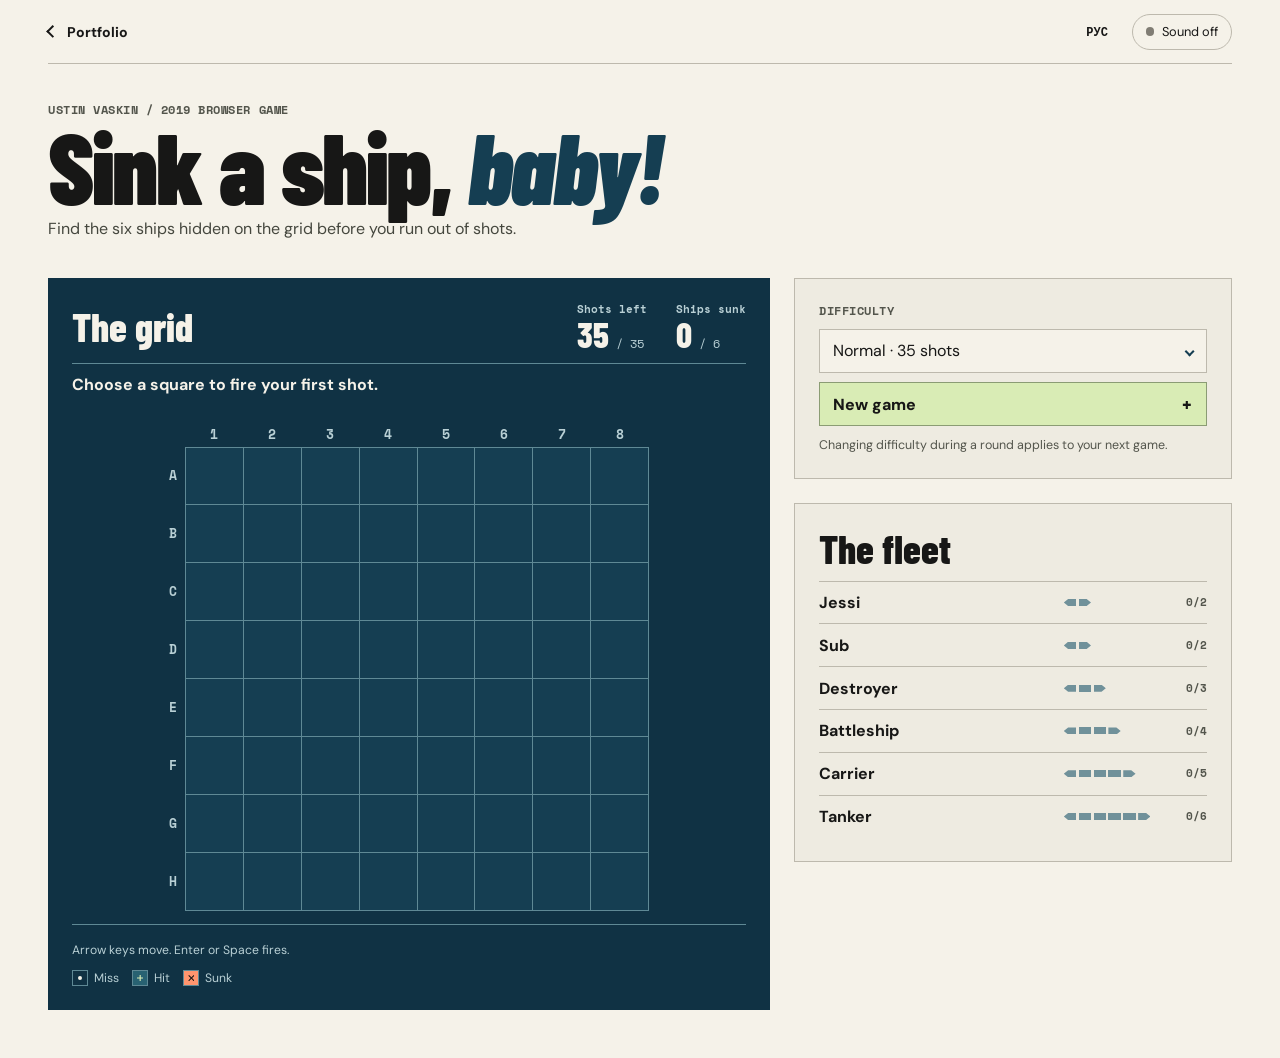
<file: games/sink-a-ship/index.html>
<!doctype html>
<html lang="en">
<head>
  <meta charset="utf-8">
  <meta name="viewport" content="width=device-width, initial-scale=1">
  <meta http-equiv="refresh" content="0;url=./game.html">
  <title>Sink a Ship, Baby!</title>
  <link rel="canonical" href="https://ustinvaskin.github.io/Ustin.Vaskin/games/sink-a-ship/game.html">
</head>
<body>
  <a href="./game.html">Play Sink a Ship, Baby!</a>
</body>
</html>
</file>
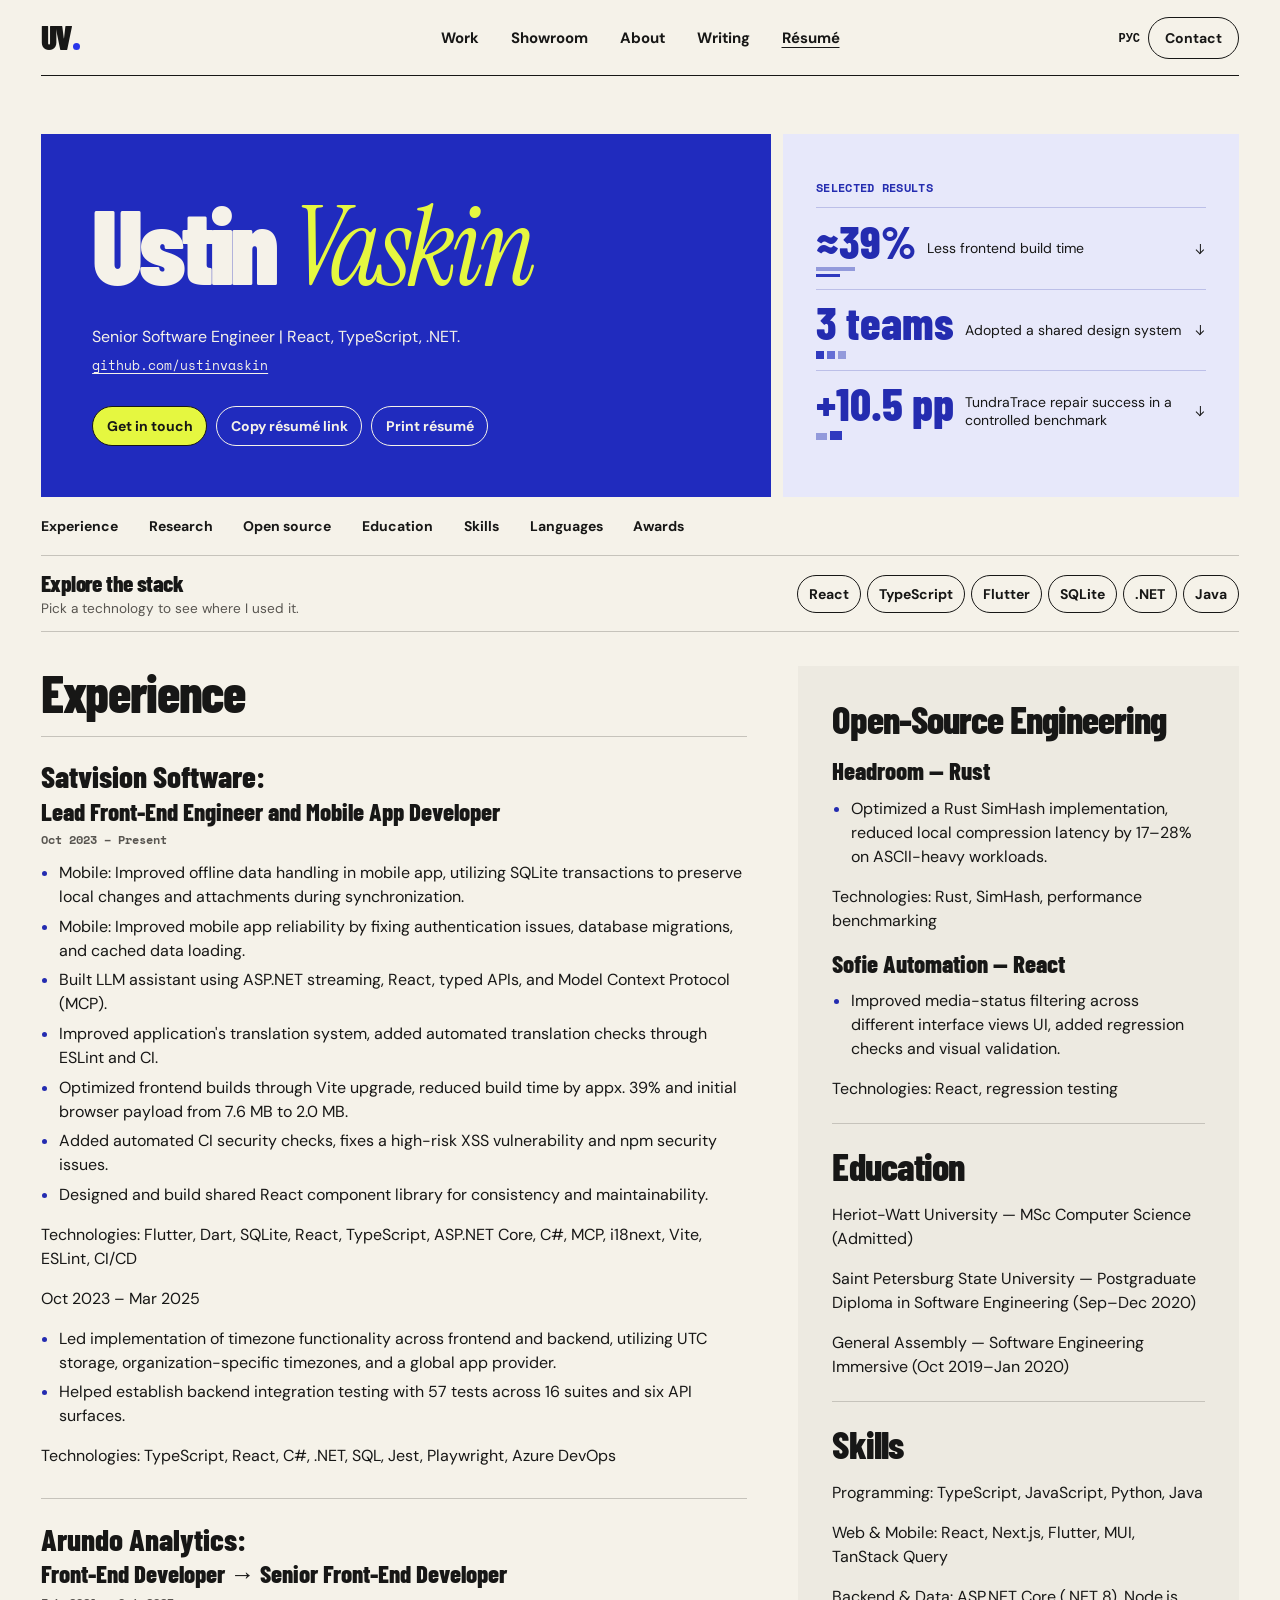
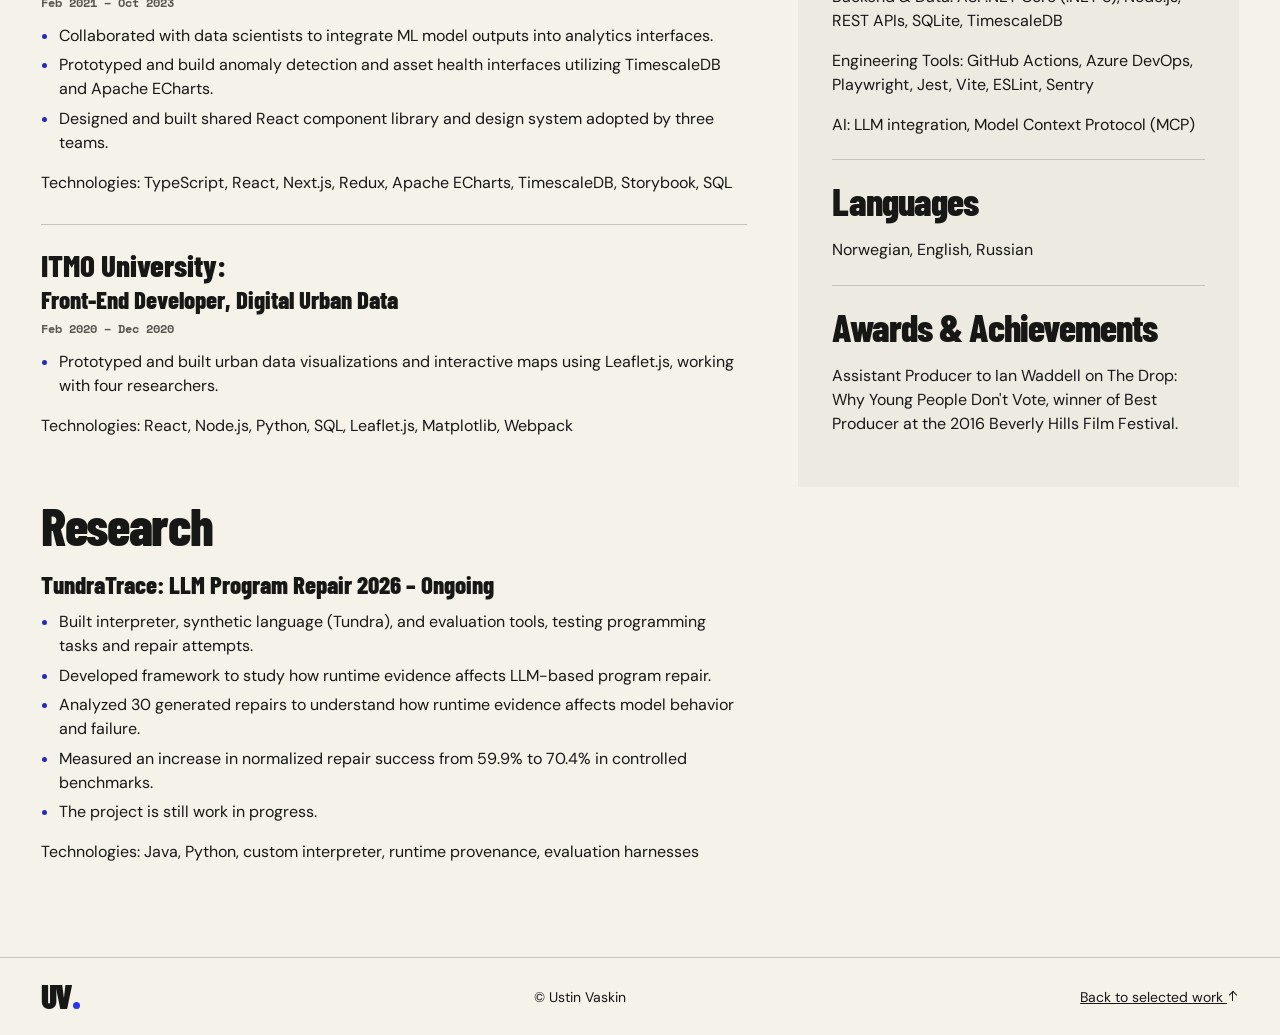
<file: resume.html>
<!doctype html>
<html lang="en">
<head>
  <meta charset="utf-8">
  <meta name="viewport" content="width=device-width, initial-scale=1">
  <meta name="description" content="Ustin Vaskin is a software engineer building frontend platforms, mobile apps, and research tools.">
  <link rel="canonical" href="https://ustinvaskin.github.io/Ustin.Vaskin/resume.html">
  <meta property="og:type" content="website">
  <meta property="og:site_name" content="Ustin Vaskin">
  <meta property="og:title" content="Résumé — Ustin Vaskin">
  <meta property="og:description" content="Experience in frontend platforms, mobile apps, and software research.">
  <meta property="og:url" content="https://ustinvaskin.github.io/Ustin.Vaskin/resume.html">
  <meta property="og:image" content="https://ustinvaskin.github.io/Ustin.Vaskin/assets/share/portfolio.jpg">
  <meta property="og:image:width" content="1200">
  <meta property="og:image:height" content="630">
  <meta name="twitter:card" content="summary_large_image">
  <meta name="theme-color" content="#f5f2e9">
  <title>Résumé — Ustin Vaskin</title>
  <link rel="icon" href="./assets/favicon.svg" type="image/svg+xml">
  <link rel="stylesheet" href="./styles.css?v=12">
  <link rel="stylesheet" href="./assets/site-navigation.css?v=7">
  <script src="./assets/site-navigation.js?v=7" defer></script>
  <link rel="stylesheet" href="./assets/resume.css?v=3">
  <script src="./assets/resume.js?v=4" defer></script>
</head>
<body id="top">
  <a class="skip-link" href="#main">Skip to content</a>
  <header class="site-header">
    <div class="topbar">
      <a class="monogram" href="./index.html" aria-label="Ustin Vaskin, home">UV<span class="monogram-dot" aria-hidden="true"></span></a>
      <nav id="site-menu" aria-label="Main navigation">
        <a href="./index.html#work">Work</a>
        <a href="./index.html#showroom">Showroom</a>
        <a href="./index.html#about">About</a>
        <a href="/articles/#start-here">Writing</a>
        <a href="./resume.html" aria-current="page">Résumé</a>
      </nav>
      <div class="top-actions">
        <a class="lang-switch" href="./ru/resume.html" hreflang="ru" lang="ru" aria-label="Русская версия">РУС</a>

        <button class="pill menu-toggle" type="button" aria-expanded="false" aria-controls="site-menu" hidden>Menu</button>
        <a class="pill top-contact" href="./index.html#contact" data-contact-trigger>Contact</a>
      </div>
    </div>
  </header>
  <main id="main" class="resume gutter">
    <div class="resume-intro">
      <section class="resume-header" aria-labelledby="resume-name">
        <h1 id="resume-name">Ustin <em>Vaskin</em></h1>
        <p class="resume-title">Senior Software Engineer | React, TypeScript, .NET.</p>
        <a class="resume-github" href="https://github.com/ustinvaskin">github.com/ustinvaskin</a>
        <div class="resume-actions">
          <a class="pill primary-action" href="./index.html#contact" data-contact-trigger>Get in touch</a>
          <button class="pill resume-copy" type="button" hidden>Copy résumé link</button>
          <button class="pill resume-print" type="button" hidden>Print résumé</button>
          <span class="resume-copy-status" role="status"></span>
        </div>
      </section>
      <nav class="resume-highlights" aria-label="Selected results">
        <p class="eyebrow">SELECTED RESULTS</p>
        <ul>
          <li><a href="#satvision-build">
            <span class="resume-metric">
              <strong>≈39%</strong>
              <span class="result-sketch sketch-build" aria-hidden="true"><i></i><i></i></span>
            </span>
            <span class="result-description">Less frontend build time</span>
            <span class="site-icon site-icon--down" aria-hidden="true"></span>
          </a></li>
          <li><a href="#arundo-design">
            <span class="resume-metric">
              <strong>3 teams</strong>
              <span class="result-sketch sketch-teams" aria-hidden="true"><i></i><i></i><i></i></span>
            </span>
            <span class="result-description">Adopted a shared design system</span>
            <span class="site-icon site-icon--down" aria-hidden="true"></span>
          </a></li>
          <li><a href="#tundra-result">
            <span class="resume-metric">
              <strong>+10.5 pp</strong>
              <span class="result-sketch sketch-research" aria-hidden="true"><i></i><i></i></span>
            </span>
            <span class="result-description">TundraTrace repair success in a controlled benchmark</span>
            <span class="site-icon site-icon--down" aria-hidden="true"></span>
          </a></li>
        </ul>
      </nav>
    </div>
    <nav class="resume-contents" aria-label="Résumé sections">
      <ul>
        <li><a href="#resume-experience">Experience</a></li>
        <li><a href="#resume-research">Research</a></li>
        <li><a href="#resume-open-source">Open source</a></li>
        <li><a href="#resume-education">Education</a></li>
        <li><a href="#resume-skills">Skills</a></li>
        <li><a href="#resume-languages">Languages</a></li>
        <li><a href="#resume-awards">Awards</a></li>
      </ul>
    </nav>
    <section class="resume-tech" aria-labelledby="resume-tech-title" hidden>
      <div class="resume-tech-label">
        <h2 id="resume-tech-title">Explore the stack</h2>
        <p>Pick a technology to see where I used it.</p>
      </div>
      <div class="resume-tech-options">
        <button class="pill" type="button" data-tech="react" aria-pressed="false">React</button>
        <button class="pill" type="button" data-tech="typescript" aria-pressed="false">TypeScript</button>
        <button class="pill" type="button" data-tech="flutter" aria-pressed="false">Flutter</button>
        <button class="pill" type="button" data-tech="sqlite" aria-pressed="false">SQLite</button>
        <button class="pill" type="button" data-tech="dotnet" aria-pressed="false">.NET</button>
        <button class="pill" type="button" data-tech="java" aria-pressed="false">Java</button>
      </div>
      <div class="resume-tech-dock" hidden>
        <p class="resume-tech-status" role="status"></p>
        <button class="pill" type="button" data-next-match>Next match</button>
        <button class="pill" type="button" data-clear-tech>Clear</button>
      </div>
    </section>
    <div class="resume-grid">
      <div class="resume-main">
        <section id="resume-experience">
          <h2>Experience</h2>
          <article class="resume-role" id="role-satvision">
            <h3><span class="role-company">Satvision Software:</span> Lead Front-End Engineer and Mobile App Developer <small>Oct 2023 – Present</small></h3>
            <ul>
              <li>Mobile: Improved offline data handling in mobile app, utilizing SQLite transactions to preserve local changes and attachments during synchronization.</li>
              <li>Mobile: Improved mobile app reliability by fixing authentication issues, database migrations, and cached data loading.</li>
              <li>Built LLM assistant using ASP.NET streaming, React, typed APIs, and Model Context Protocol (MCP).</li>
              <li>Improved application&#x27;s translation system, added automated translation checks through ESLint and CI.</li>
              <li id="satvision-build" class="resume-result">Optimized frontend builds through Vite upgrade, reduced build time by appx. 39% and initial browser payload from 7.6 MB to 2.0 MB.</li>
              <li>Added automated CI security checks, fixes a high-risk XSS vulnerability and npm security issues.</li>
              <li>Designed and build shared React component library for consistency and maintainability.</li>
            </ul>
            <p>Technologies: Flutter, Dart, SQLite, React, TypeScript, ASP.NET Core, C#, MCP, i18next, Vite, ESLint, CI/CD</p>
            <p>Oct 2023 – Mar 2025</p>
            <ul>
              <li>Led implementation of timezone functionality across frontend and backend, utilizing UTC storage, organization-specific timezones, and a global app provider.</li>
              <li>Helped establish backend integration testing with 57 tests across 16 suites and six API surfaces.</li>
            </ul>
            <p>Technologies: TypeScript, React, C#, .NET, SQL, Jest, Playwright, Azure DevOps</p>
          </article>
          <article class="resume-role" id="role-arundo">
            <h3><span class="role-company">Arundo Analytics:</span> Front-End Developer → Senior Front-End Developer <small>Feb 2021 – Oct 2023</small></h3>
            <ul>
              <li>Collaborated with data scientists to integrate ML model outputs into analytics interfaces.</li>
              <li>Prototyped and build anomaly detection and asset health interfaces utilizing TimescaleDB and Apache ECharts.</li>
              <li id="arundo-design" class="resume-result">Designed and built shared React component library and design system adopted by three teams.</li>
            </ul>
            <p>Technologies: TypeScript, React, Next.js, Redux, Apache ECharts, TimescaleDB, Storybook, SQL</p>
          </article>
          <article class="resume-role" id="role-itmo">
            <h3><span class="role-company">ITMO University:</span> Front-End Developer, Digital Urban Data <small>Feb 2020 – Dec 2020</small></h3>
            <ul>
              <li>Prototyped and built urban data visualizations and interactive maps using Leaflet.js, working with four researchers.</li>
            </ul>
            <p>Technologies: React, Node.js, Python, SQL, Leaflet.js, Matplotlib, Webpack</p>
          </article>
        </section>
        <section id="resume-research">
          <h2>Research</h2>
          <h3>TundraTrace: LLM Program Repair 2026 – Ongoing</h3>
          <ul>
            <li>Built interpreter, synthetic language (Tundra), and evaluation tools, testing programming tasks and repair attempts.</li>
            <li>Developed framework to study how runtime evidence affects LLM-based program repair.</li>
            <li>Analyzed 30 generated repairs to understand how runtime evidence affects model behavior and failure.</li>
            <li id="tundra-result" class="resume-result">Measured an increase in normalized repair success from 59.9% to 70.4% in controlled benchmarks.</li>
            <li>The project is still work in progress.</li>
          </ul>
          <p>Technologies: Java, Python, custom interpreter, runtime provenance, evaluation harnesses</p>
        </section>
      </div>
      <div class="resume-supporting">
        <section id="resume-open-source">
          <h2>Open-Source Engineering</h2>
          <h3>Headroom — Rust</h3>
          <ul>
            <li>Optimized a Rust SimHash implementation, reduced local compression latency by 17–28% on ASCII-heavy workloads.</li>
          </ul>
          <p>Technologies: Rust, SimHash, performance benchmarking</p>
          <h3>Sofie Automation — React</h3>
          <ul>
            <li>Improved media-status filtering across different interface views UI, added regression checks and visual validation.</li>
          </ul>
          <p>Technologies: React, regression testing</p>
        </section>
        <section id="resume-education">
          <h2>Education</h2>
          <p>Heriot-Watt University — MSc Computer Science (Admitted)</p>
          <p>Saint Petersburg State University — Postgraduate Diploma in Software Engineering (Sep–Dec 2020)</p>
          <p>General Assembly — Software Engineering Immersive (Oct 2019–Jan 2020)</p>
        </section>
        <section id="resume-skills">
          <h2>Skills</h2>
          <p>Programming: TypeScript, JavaScript, Python, Java</p>
          <p>Web &amp; Mobile: React, Next.js, Flutter, MUI, TanStack Query</p>
          <p>Backend &amp; Data: ASP.NET Core (.NET 8), Node.js, REST APIs, SQLite, TimescaleDB</p>
          <p>Engineering Tools: GitHub Actions, Azure DevOps, Playwright, Jest, Vite, ESLint, Sentry</p>
          <p>AI: LLM integration, Model Context Protocol (MCP)</p>
        </section>
        <section id="resume-languages">
          <h2>Languages</h2>
          <p>Norwegian, English, Russian</p>
        </section>
        <section id="resume-awards">
          <h2>Awards &amp; Achievements</h2>
          <p>Assistant Producer to Ian Waddell on The Drop: Why Young People Don&#x27;t Vote, winner of Best Producer at the 2016 Beverly Hills Film Festival.</p>
        </section>
      </div>
    </div>
  </main>
  <footer class="case-footer gutter">
    <a class="monogram" href="./index.html">UV<span class="monogram-dot" aria-hidden="true"></span></a>
    <span>© Ustin Vaskin</span>
    <a href="./index.html#work">Back to selected work <span class="site-icon site-icon--up" aria-hidden="true"></span></a>
  </footer>
</body>
</html>
</file>
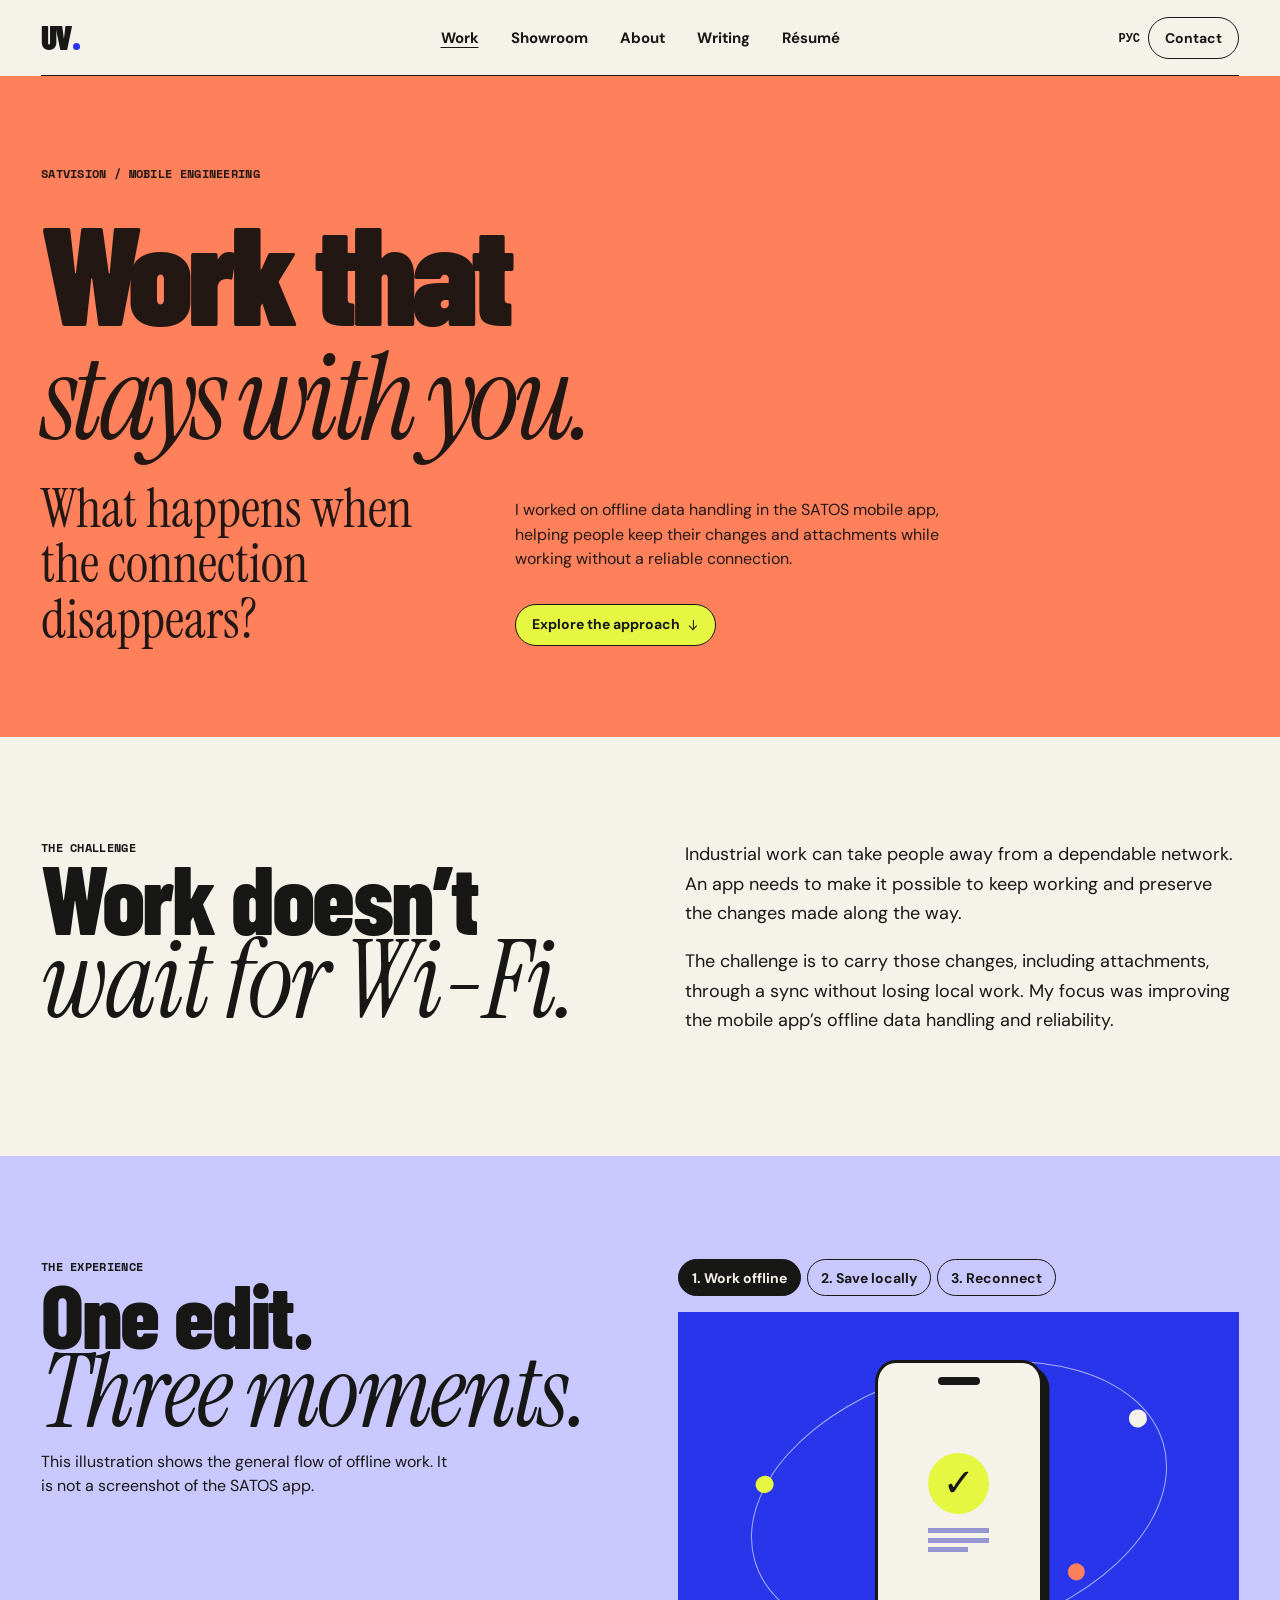
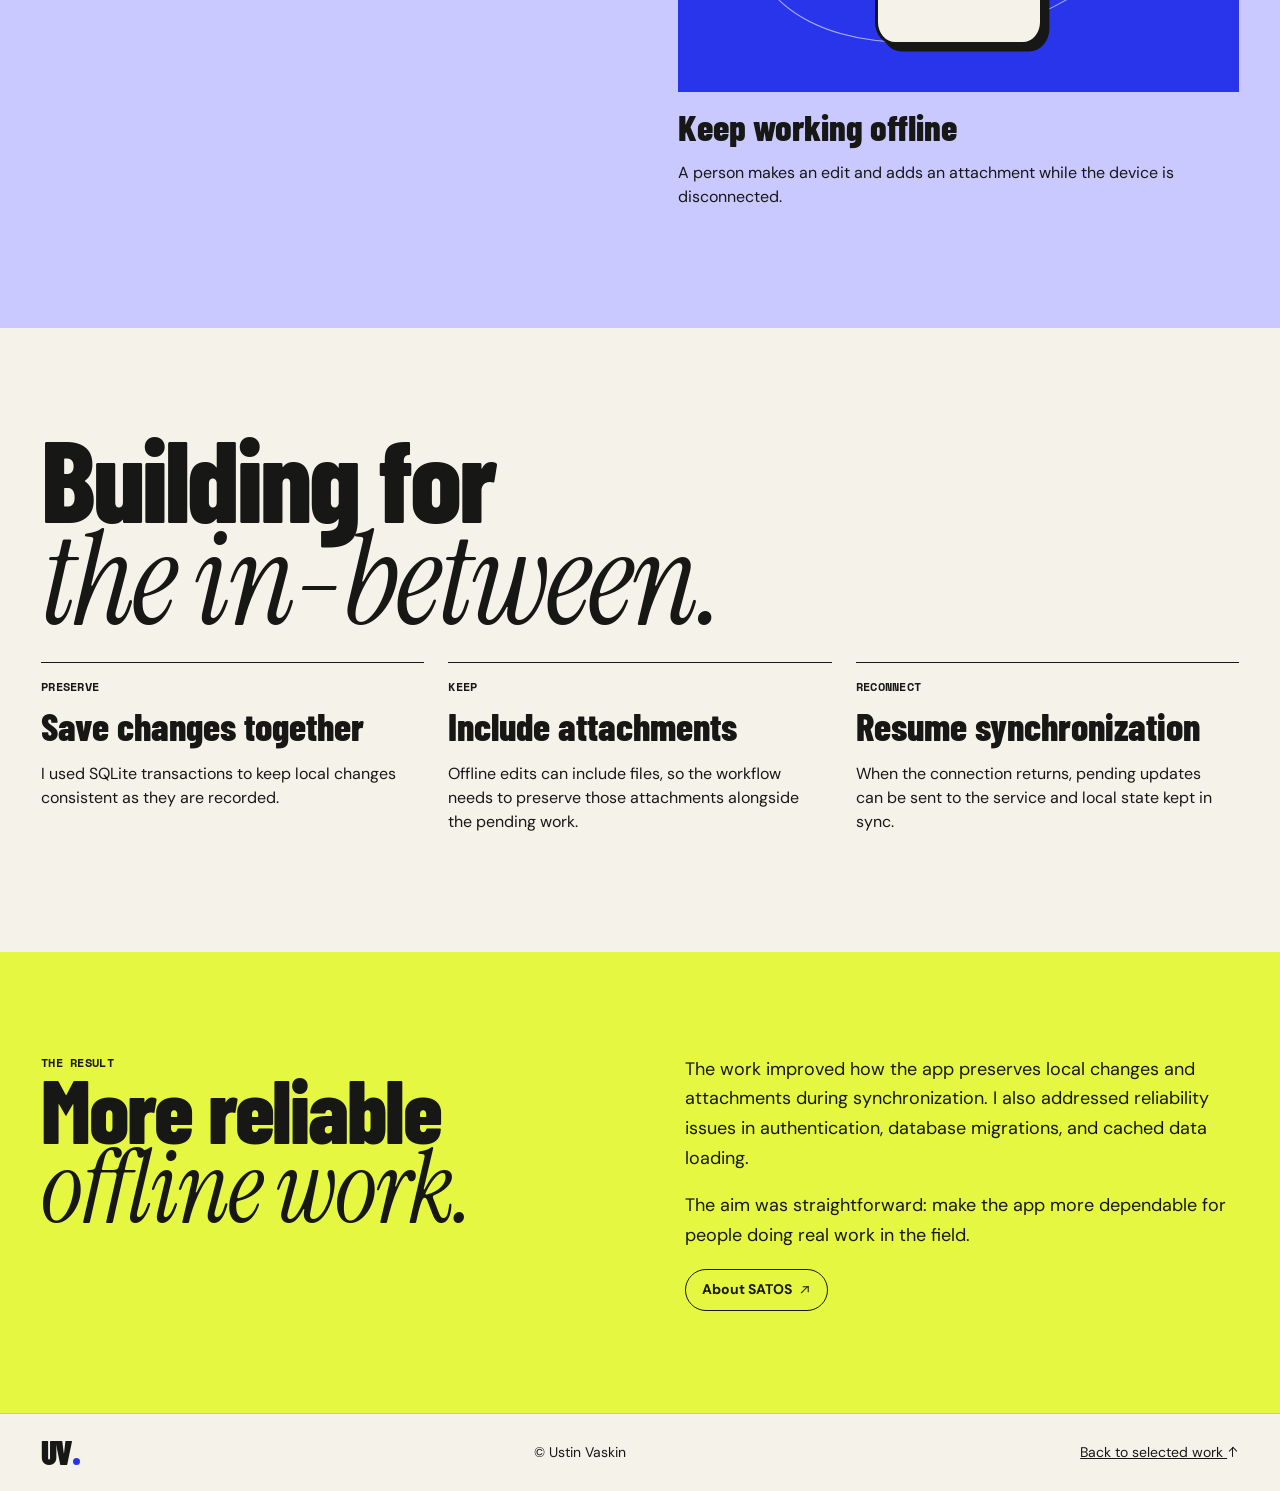
<file: satos.html>
<!doctype html>
<html lang="en">
<head>
  <meta charset="utf-8">
  <meta name="viewport" content="width=device-width, initial-scale=1">
  <meta name="description" content="A look at designing reliable offline work in the SATOS mobile app.">
  <link rel="canonical" href="https://ustinvaskin.github.io/Ustin.Vaskin/satos.html">
  <meta property="og:type" content="website">
  <meta property="og:site_name" content="Ustin Vaskin">
  <meta property="og:title" content="Offline work at SATOS — Ustin Vaskin">
  <meta property="og:description" content="Building reliable mobile experiences for work without a connection.">
  <meta property="og:url" content="https://ustinvaskin.github.io/Ustin.Vaskin/satos.html">
  <meta property="og:image" content="https://ustinvaskin.github.io/Ustin.Vaskin/assets/share/portfolio.jpg">
  <meta property="og:image:width" content="1200">
  <meta property="og:image:height" content="630">
  <meta name="twitter:card" content="summary_large_image">
  <meta name="theme-color" content="#f5f2e9">
  <title>Offline work at SATOS — Ustin Vaskin</title>
  <link rel="icon" href="./assets/favicon.svg" type="image/svg+xml">
  <link rel="stylesheet" href="./styles.css?v=12">
  <link rel="stylesheet" href="./assets/site-navigation.css?v=7">
  <script src="./assets/site-navigation.js?v=7" defer></script>
</head>
<body id="top">
  <a class="skip-link" href="#main">Skip to content</a>
  <header class="site-header">
    <div class="topbar">
      <a class="monogram" href="./index.html" aria-label="Ustin Vaskin, home">UV<span class="monogram-dot" aria-hidden="true"></span></a>
      <nav id="site-menu" aria-label="Main navigation">
        <a href="./index.html#work" aria-current="true">Work</a>
        <a href="./index.html#showroom">Showroom</a>
        <a href="./index.html#about">About</a>
        <a href="/articles/#start-here">Writing</a>
              <a href="./resume.html">Résumé</a>
      </nav>
      <div class="top-actions">
        <a class="lang-switch" href="./ru/satos.html" hreflang="ru" lang="ru" aria-label="Русская версия">РУС</a>

        <button class="pill menu-toggle" type="button" aria-expanded="false" aria-controls="site-menu" hidden>Menu</button>
        <a class="pill top-contact" href="./index.html#contact" data-contact-trigger>Contact</a>
      </div>
    </div>
  </header>
  <main id="main">
    <section class="case-hero satos-hero gutter">
      <p class="eyebrow">SATVISION / MOBILE ENGINEERING</p>
      <h1>Work that<br><span>stays with you.</span></h1>
      <div class="case-lede">
        <p>What happens when the connection disappears?</p>
        <div><p>I worked on offline data handling in the SATOS mobile app, helping people keep their changes and attachments while working without a reliable connection.</p><a class="pill primary-action" href="#offline-story">Explore the approach <span class="site-icon site-icon--down" aria-hidden="true"></span></a></div>
      </div>
    </section>
    <section class="case-intro gutter case-grid">
      <div><p class="eyebrow">THE CHALLENGE</p><h2>Work doesn’t<br><em>wait for Wi-Fi.</em></h2></div>
      <div class="case-prose"><p>Industrial work can take people away from a dependable network. An app needs to make it possible to keep working and preserve the changes made along the way.</p><p>The challenge is to carry those changes, including attachments, through a sync without losing local work. My focus was improving the mobile app’s offline data handling and reliability.</p></div>
    </section>
    <section class="offline-story gutter" id="offline-story" aria-labelledby="offline-title">
      <div><p class="eyebrow">THE EXPERIENCE</p><h2 id="offline-title">One edit.<br><em>Three moments.</em></h2><p>This illustration shows the general flow of offline work. It is not a screenshot of the SATOS app.</p></div>
      <div class="offline-demo">
        <div class="offline-steps" role="group" aria-label="Explore the offline workflow">
          <button type="button" data-step="offline" aria-pressed="true">1. Work offline</button>
          <button type="button" data-step="saved" aria-pressed="false">2. Save locally</button>
          <button type="button" data-step="sync" aria-pressed="false">3. Reconnect</button>
        </div>
        <div class="offline-art" aria-hidden="true"><div class="offline-device"><div class="offline-device-line"></div><div class="offline-check">✓</div><div class="offline-bars"><i></i><i></i><i></i></div></div><div class="offline-orbit"><i></i><i></i><i></i></div></div>
        <div class="offline-copy" aria-live="polite"><h3>Keep working offline</h3><p>A person makes an edit and adds an attachment while the device is disconnected.</p></div>
      </div>
    </section>
    <section class="case-architecture gutter">
      <div class="section-heading"><h2>Building for<br><em>the in-between.</em></h2></div>
      <div class="architecture-grid">
        <article><p class="eyebrow">PRESERVE</p><h3>Save changes together</h3><p>I used SQLite transactions to keep local changes consistent as they are recorded.</p></article>
        <article><p class="eyebrow">KEEP</p><h3>Include attachments</h3><p>Offline edits can include files, so the workflow needs to preserve those attachments alongside the pending work.</p></article>
        <article><p class="eyebrow">RECONNECT</p><h3>Resume synchronization</h3><p>When the connection returns, pending updates can be sent to the service and local state kept in sync.</p></article>
      </div>
    </section>
    <section class="satos-outcome gutter case-grid">
      <div><p class="eyebrow">THE RESULT</p><h2>More reliable<br><em>offline work.</em></h2></div>
      <div class="case-prose"><p>The work improved how the app preserves local changes and attachments during synchronization. I also addressed reliability issues in authentication, database migrations, and cached data loading.</p><p>The aim was straightforward: make the app more dependable for people doing real work in the field.</p><a class="pill" href="https://www.satos.no/">About SATOS <span class="site-icon site-icon--external" aria-hidden="true"></span></a></div>
    </section>
  </main>
  <script src="./satos.js?v=1" defer></script>
  <footer class="case-footer gutter">
    <a class="monogram" href="./index.html">UV<span class="monogram-dot" aria-hidden="true"></span></a>
    <span>© Ustin Vaskin</span>
    <a href="./index.html#work">Back to selected work <span class="site-icon site-icon--up" aria-hidden="true"></span></a>
  </footer>
</body>
</html>
</file>
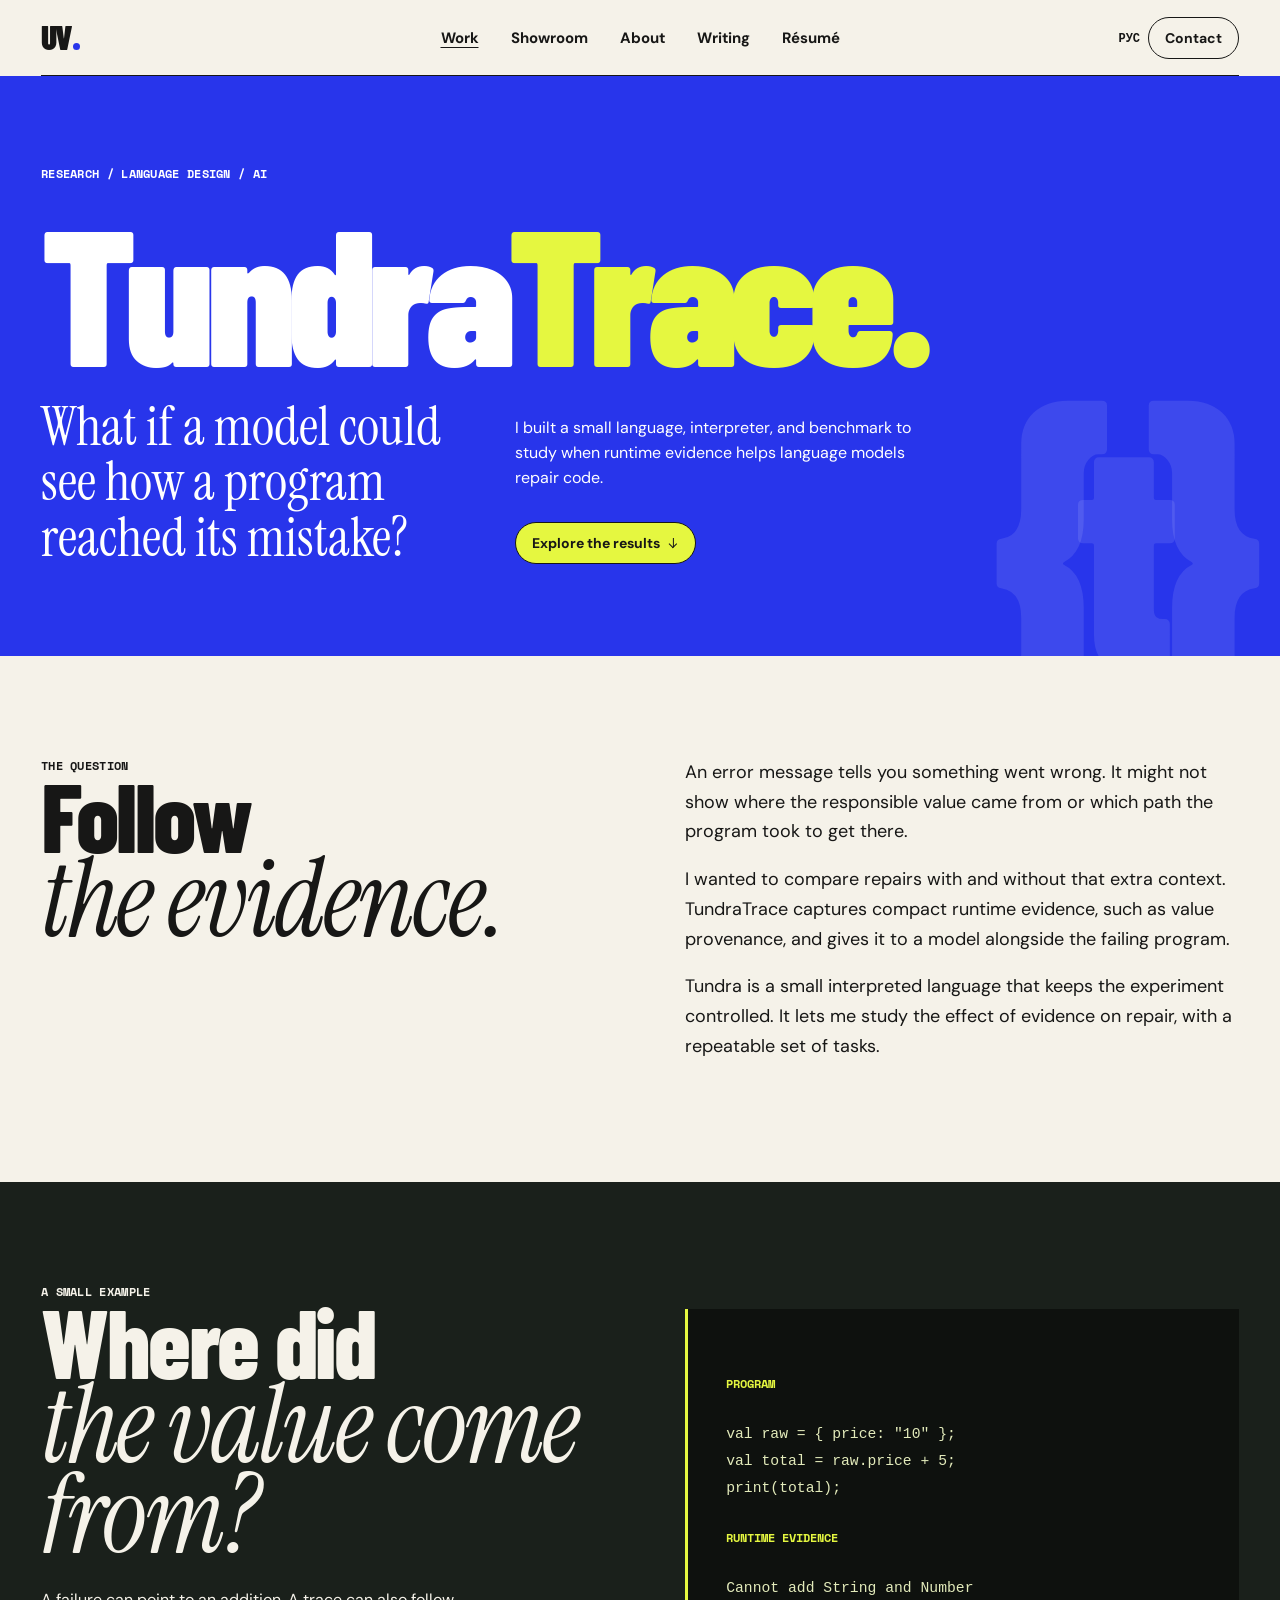
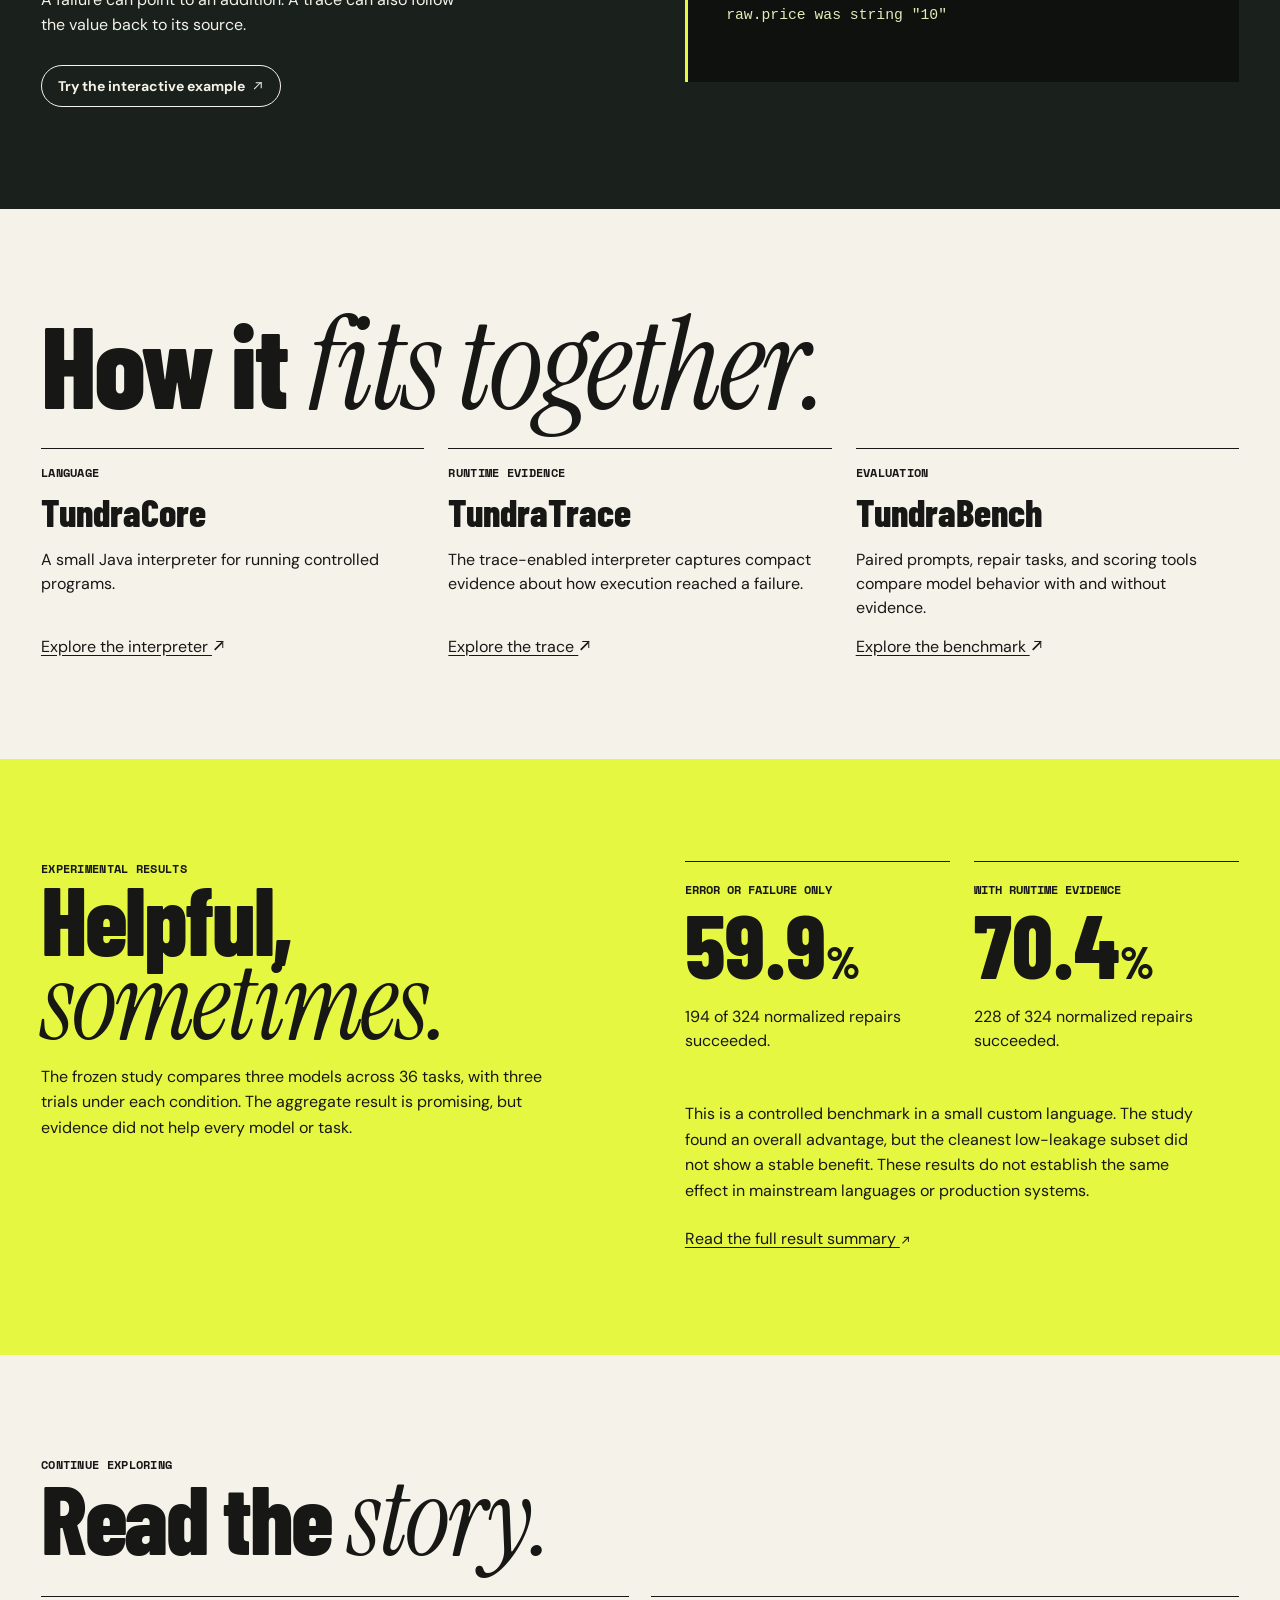
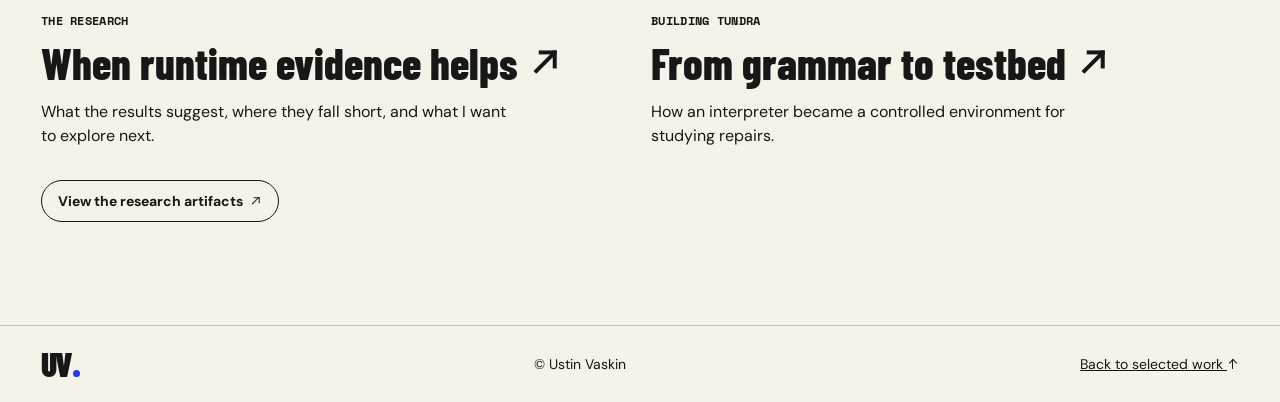
<file: tundra.html>
<!doctype html>
<html lang="en">
<head>
  <meta charset="utf-8">
  <meta name="viewport" content="width=device-width, initial-scale=1">
  <meta name="description" content="TundraTrace explores when compact runtime evidence helps language models repair code.">
  <link rel="canonical" href="https://ustinvaskin.github.io/Ustin.Vaskin/tundra.html">
  <meta property="og:type" content="website">
  <meta property="og:site_name" content="Ustin Vaskin">
  <meta property="og:title" content="TundraTrace — Ustin Vaskin">
  <meta property="og:description" content="Exploring how runtime evidence can help language models repair code.">
  <meta property="og:url" content="https://ustinvaskin.github.io/Ustin.Vaskin/tundra.html">
  <meta property="og:image" content="https://ustinvaskin.github.io/Ustin.Vaskin/assets/share/tundra.jpg">
  <meta property="og:image:width" content="1200">
  <meta property="og:image:height" content="630">
  <meta name="twitter:card" content="summary_large_image">
  <meta name="theme-color" content="#f5f2e9">
  <title>TundraTrace — Ustin Vaskin</title>
  <link rel="icon" href="./assets/favicon.svg" type="image/svg+xml">
  <link rel="stylesheet" href="./styles.css?v=12">
  <link rel="stylesheet" href="./assets/site-navigation.css?v=7">
  <script src="./assets/site-navigation.js?v=7" defer></script>
</head>
<body id="top">
  <a class="skip-link" href="#main">Skip to content</a>
  <header class="site-header">
    <div class="topbar">
      <a class="monogram" href="./index.html" aria-label="Ustin Vaskin, home">UV<span class="monogram-dot" aria-hidden="true"></span></a>
      <nav id="site-menu" aria-label="Main navigation">
        <a href="./index.html#work" aria-current="true">Work</a>
        <a href="./index.html#showroom">Showroom</a>
        <a href="./index.html#about">About</a>
        <a href="/articles/#start-here">Writing</a>
              <a href="./resume.html">Résumé</a>
      </nav>
      <div class="top-actions">
        <a class="lang-switch" href="./ru/tundra.html" hreflang="ru" lang="ru" aria-label="Русская версия">РУС</a>

        <button class="pill menu-toggle" type="button" aria-expanded="false" aria-controls="site-menu" hidden>Menu</button>
        <a class="pill top-contact" href="./index.html#contact" data-contact-trigger>Contact</a>
      </div>
    </div>
  </header>
  <main id="main">
    <section class="case-hero gutter">
      <p class="eyebrow">RESEARCH / LANGUAGE DESIGN / AI</p>
      <h1>Tundra<span>Trace.</span></h1>
      <div class="case-lede">
        <p>What if a model could see how a program reached its mistake?</p>
        <div><p>I built a small language, interpreter, and benchmark to study when runtime evidence helps language models repair code.</p><a class="pill primary-action" href="#findings">Explore the results <span class="site-icon site-icon--down" aria-hidden="true"></span></a></div>
      </div>
      <div class="case-stamp" aria-hidden="true"><span>{</span><span>t</span><span>}</span></div>
    </section>
    <section class="case-intro gutter case-grid">
      <div><p class="eyebrow">THE QUESTION</p><h2>Follow<br><em>the evidence.</em></h2></div>
      <div class="case-prose">
        <p>An error message tells you something went wrong. It might not show where the responsible value came from or which path the program took to get there.</p>
        <p>I wanted to compare repairs with and without that extra context. TundraTrace captures compact runtime evidence, such as value provenance, and gives it to a model alongside the failing program.</p>
        <p>Tundra is a small interpreted language that keeps the experiment controlled. It lets me study the effect of evidence on repair, with a repeatable set of tasks.</p>
      </div>
    </section>
    <section class="case-example gutter">
      <div><p class="eyebrow">A SMALL EXAMPLE</p><h2>Where did<br><em>the value come from?</em></h2><p>A failure can point to an addition. A trace can also follow the value back to its source.</p><a class="pill" href="./index.html#tundra-demo">Try the interactive example <span class="site-icon site-icon--external" aria-hidden="true"></span></a></div>
      <div class="case-code">
        <p>PROGRAM</p>
        <pre><code>val raw = { price: "10" };
val total = raw.price + 5;
print(total);</code></pre>
        <p>RUNTIME EVIDENCE</p>
        <pre><code>Cannot add String and Number
raw.price was string "10"</code></pre>
      </div>
    </section>
    <section class="case-architecture gutter">
      <div class="section-heading"><h2>How it <em>fits together.</em></h2></div>
      <div class="architecture-grid">
        <article><p class="eyebrow">LANGUAGE</p><h3>TundraCore</h3><p>A small Java interpreter for running controlled programs.</p><a href="https://github.com/ustinvaskin/TundraCore">Explore the interpreter <span class="site-icon site-icon--external" aria-hidden="true"></span></a></article>
        <article><p class="eyebrow">RUNTIME EVIDENCE</p><h3>TundraTrace</h3><p>The trace-enabled interpreter captures compact evidence about how execution reached a failure.</p><a href="https://github.com/ustinvaskin/TundraTrace">Explore the trace <span class="site-icon site-icon--external" aria-hidden="true"></span></a></article>
        <article><p class="eyebrow">EVALUATION</p><h3>TundraBench</h3><p>Paired prompts, repair tasks, and scoring tools compare model behavior with and without evidence.</p><a href="https://github.com/ustinvaskin/TundraBench">Explore the benchmark <span class="site-icon site-icon--external" aria-hidden="true"></span></a></article>
      </div>
    </section>
    <section id="findings" class="case-findings gutter">
      <div><p class="eyebrow">EXPERIMENTAL RESULTS</p><h2>Helpful,<br><em>sometimes.</em></h2><p>The frozen study compares three models across 36 tasks, with three trials under each condition. The aggregate result is promising, but evidence did not help every model or task.</p></div>
      <div class="case-results">
        <div><span>ERROR OR FAILURE ONLY</span><strong>59.9<small>%</small></strong><p>194 of 324 normalized repairs succeeded.</p></div>
        <div><span>WITH RUNTIME EVIDENCE</span><strong>70.4<small>%</small></strong><p>228 of 324 normalized repairs succeeded.</p></div>
        <p class="case-caveat">This is a controlled benchmark in a small custom language. The study found an overall advantage, but the cleanest low-leakage subset did not show a stable benefit. These results do not establish the same effect in mainstream languages or production systems.</p>
        <a href="https://github.com/ustinvaskin/TundraTrace-artifacts/blob/main/bench/results/curated/final-run-summary-2026-05-15.md">Read the full result summary <span class="site-icon site-icon--external" aria-hidden="true"></span></a>
      </div>
    </section>
    <section class="case-reading gutter">
      <p class="eyebrow">CONTINUE EXPLORING</p>
      <h2>Read the <em>story.</em></h2>
      <div class="reading-pair">
        <article><p class="eyebrow">THE RESEARCH</p><h3><a href="https://ustinvaskin.github.io/articles/2026/05/18/When-Runtime-Evidence-Helps-LLMs-Repair-Code-and-When-It-Does-Not.html">When runtime evidence helps <span class="site-icon site-icon--external" aria-hidden="true"></span></a></h3><p>What the results suggest, where they fall short, and what I want to explore next.</p></article>
        <article><p class="eyebrow">BUILDING TUNDRA</p><h3><a href="https://ustinvaskin.github.io/articles/2026/05/13/Building-Tundra-Language-and-Interpreter-Part-4-From-Grammar-to-Testbed.html">From grammar to testbed <span class="site-icon site-icon--external" aria-hidden="true"></span></a></h3><p>How an interpreter became a controlled environment for studying repairs.</p></article>
      </div>
      <a class="pill" href="https://github.com/ustinvaskin/TundraTrace-artifacts">View the research artifacts <span class="site-icon site-icon--external" aria-hidden="true"></span></a>
    </section>
  </main>
  <footer class="case-footer gutter">
    <a class="monogram" href="./index.html">UV<span class="monogram-dot" aria-hidden="true"></span></a>
    <span>© Ustin Vaskin</span>
    <a href="./index.html#work">Back to selected work <span class="site-icon site-icon--up" aria-hidden="true"></span></a>
  </footer>
</body>
</html>
</file>
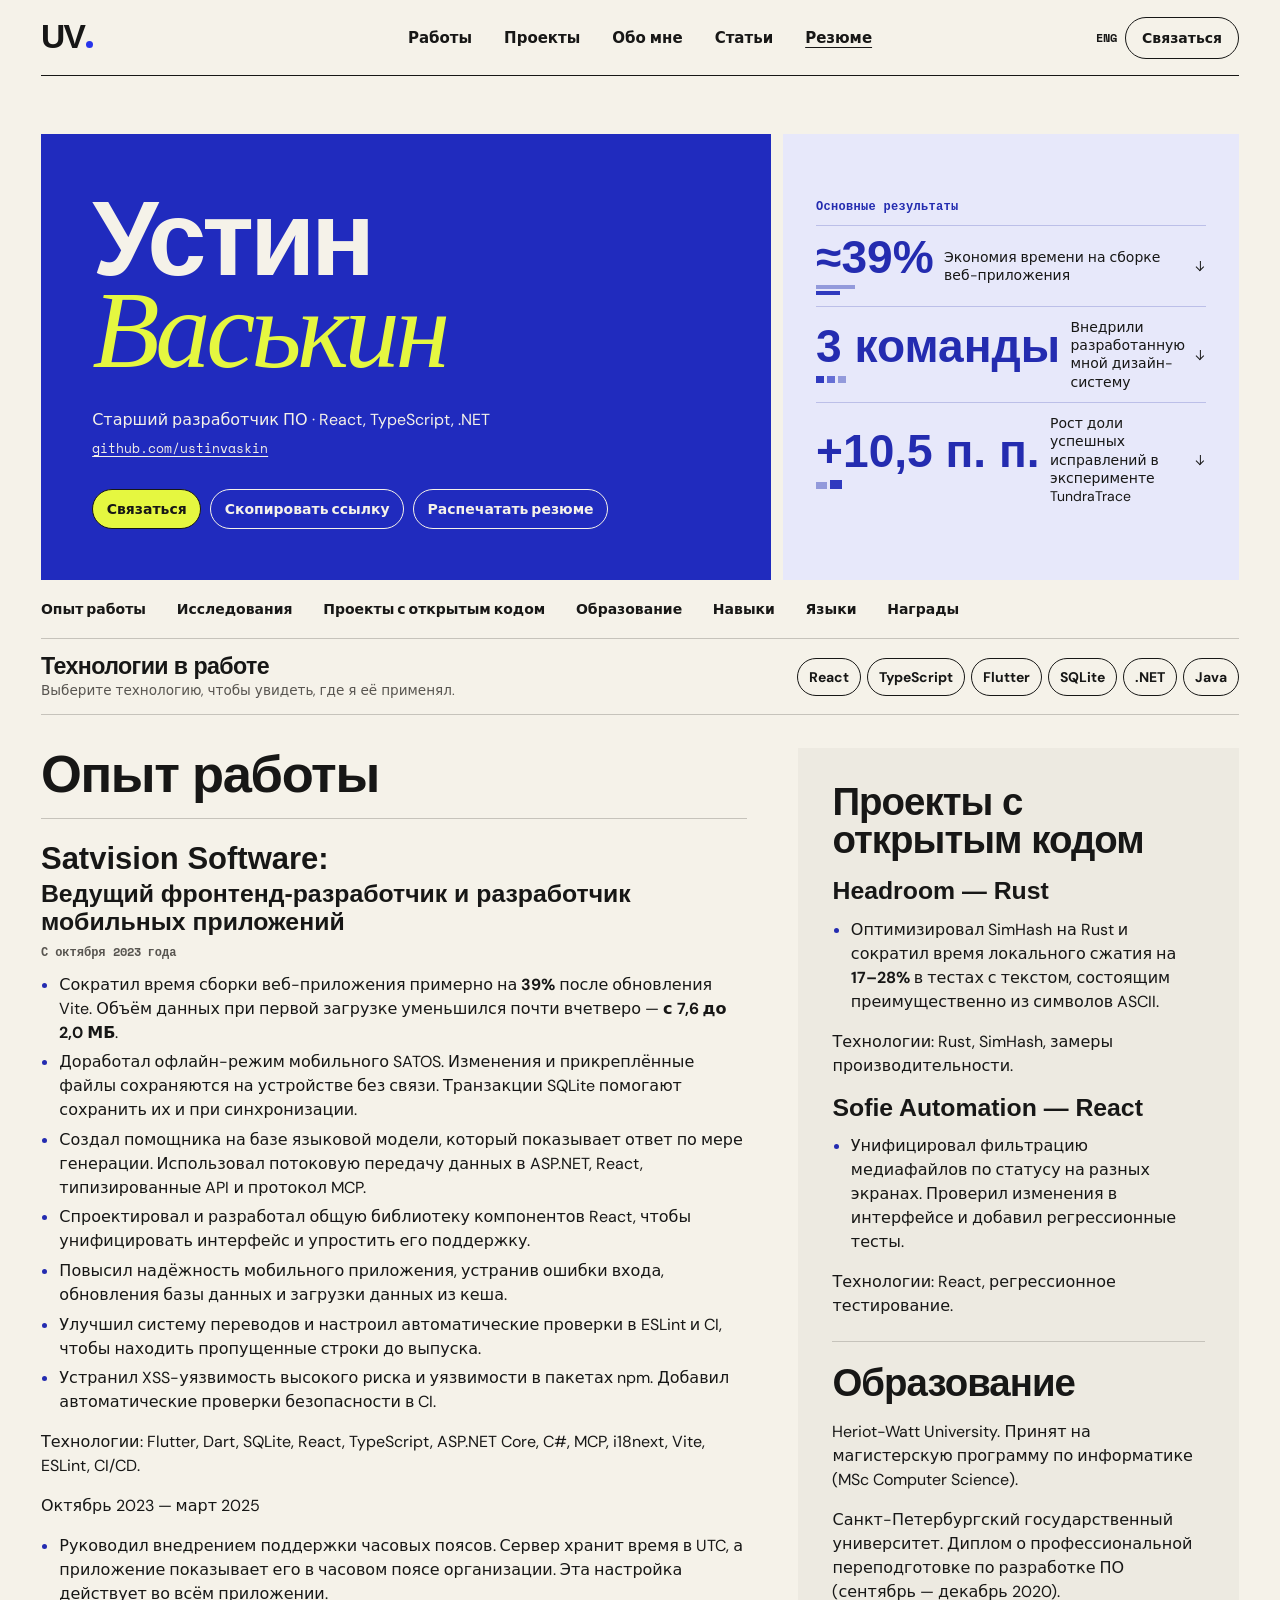
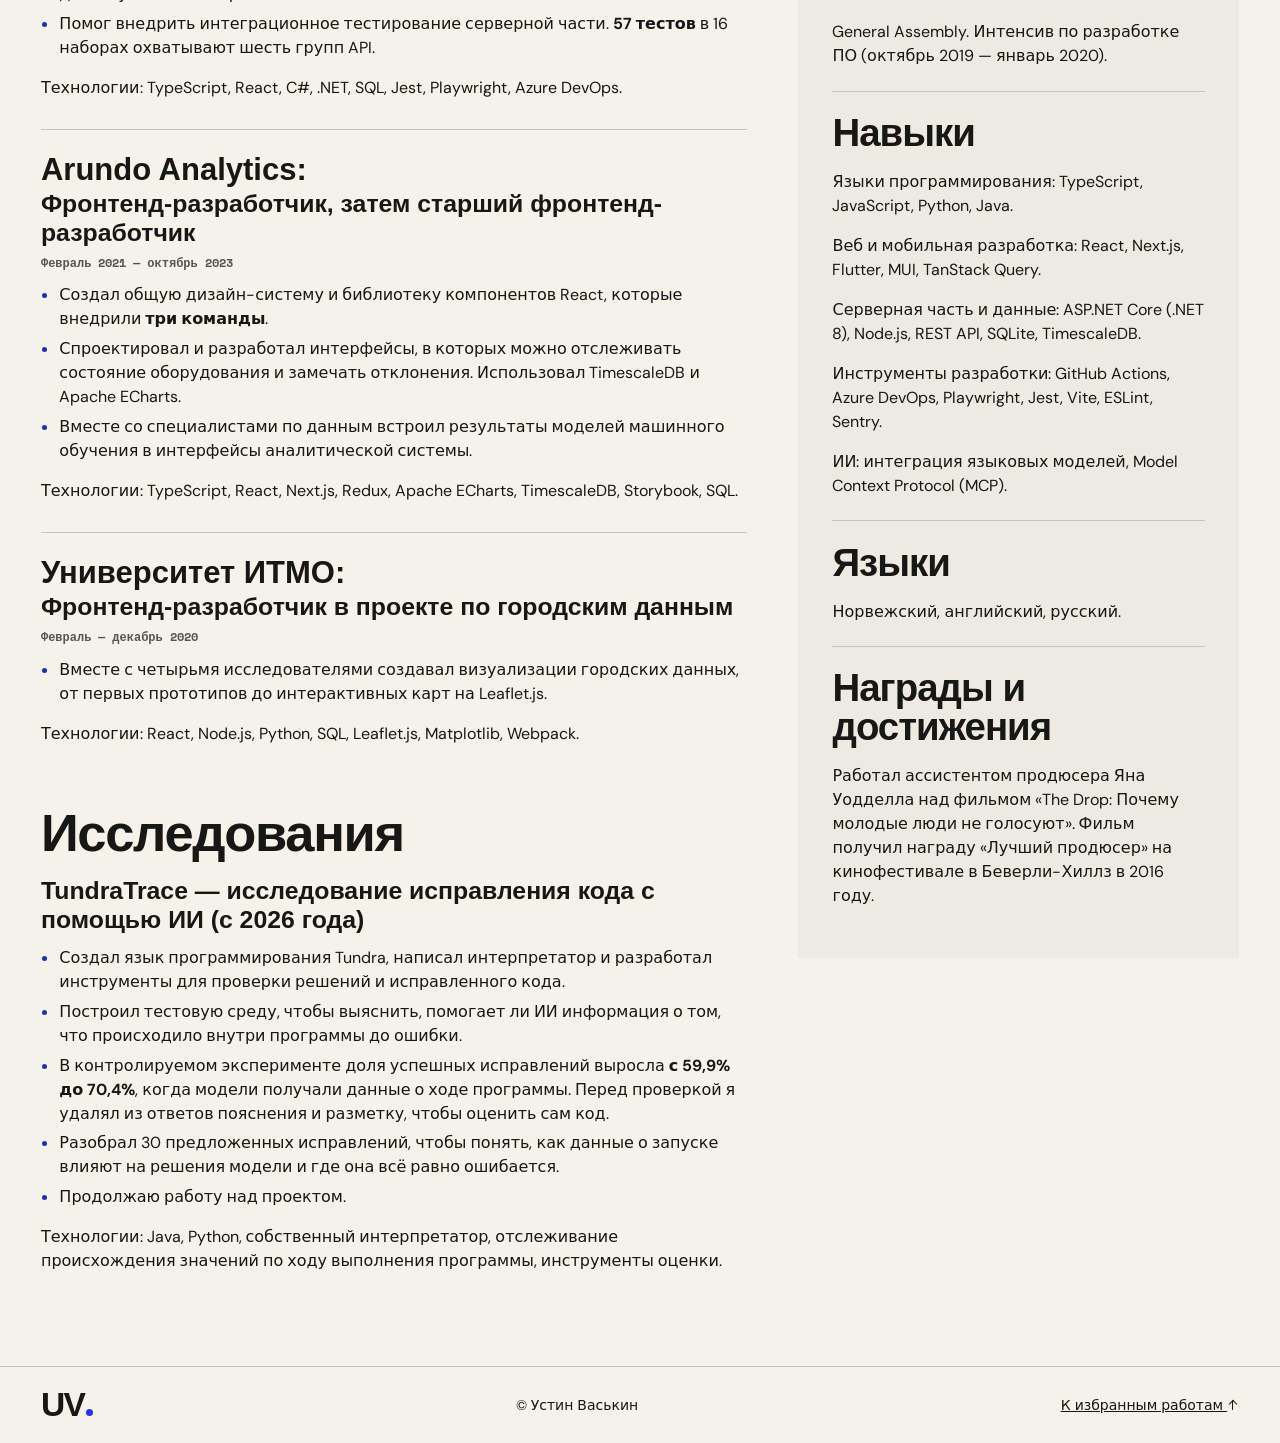
<file: ru/resume.html>
<!doctype html>
<html lang="ru">
<head>
  <meta charset="utf-8">
  <meta name="viewport" content="width=device-width, initial-scale=1">
  <meta name="description" content="Резюме Устина Васькина. Разрабатываю веб-интерфейсы, мобильные приложения и инструменты для исследования кода.">
  <meta name="theme-color" content="#f5f2e9">
  <title>Резюме — Устин Васькин</title>
  <link rel="icon" href="../assets/favicon.svg" type="image/svg+xml">
  <link rel="stylesheet" href="../styles.css?v=12">
  <link rel="stylesheet" href="../assets/site-navigation.css?v=7">
  <script src="../assets/site-navigation.js?v=7" defer></script>
  <link rel="stylesheet" href="../assets/resume.css?v=3">
  <script src="./assets/resume.js?v=2" defer></script>
</head>
<body id="top">
  <a class="skip-link" href="#main">Перейти к содержимому</a>
  <header class="site-header">
    <div class="topbar">
      <a class="monogram" href="./index.html" aria-label="Устин Васькин — на главную">UV<span class="monogram-dot" aria-hidden="true"></span></a>
      <nav id="site-menu" aria-label="Основная навигация">
        <a href="./index.html#work">Работы</a>
        <a href="./index.html#showroom">Проекты</a>
        <a href="./index.html#about">Обо мне</a>
        <a href="/articles/#start-here">Статьи</a>
        <a href="./resume.html" aria-current="page">Резюме</a>
      </nav>
      <div class="top-actions">
        <a class="lang-switch" href="../resume.html" hreflang="en" lang="en" aria-label="English version">ENG</a>

        <button class="pill menu-toggle" type="button" aria-expanded="false" aria-controls="site-menu" hidden>Меню</button>
        <a class="pill top-contact" href="./index.html#contact" data-contact-trigger>Связаться</a>
      </div>
    </div>
  </header>
  <main id="main" class="resume gutter">
    <div class="resume-intro">
      <section class="resume-header" aria-labelledby="resume-name">
        <h1 id="resume-name">Устин <em>Васькин</em></h1>
        <p class="resume-title">Старший разработчик ПО · React, TypeScript, .NET</p>
        <a class="resume-github" href="https://github.com/ustinvaskin">github.com/ustinvaskin</a>
        <div class="resume-actions">
          <a class="pill primary-action" href="./index.html#contact" data-contact-trigger>Связаться</a>
          <button class="pill resume-copy" type="button" hidden>Скопировать ссылку</button>
          <button class="pill resume-print" type="button" hidden>Распечатать резюме</button>
          <span class="resume-copy-status" role="status"></span>
        </div>
      </section>
      <nav class="resume-highlights" aria-label="Основные результаты">
        <p class="eyebrow">Основные результаты</p>
        <ul>
          <li><a href="#satvision-build">
            <span class="resume-metric">
              <strong>≈39%</strong>
              <span class="result-sketch sketch-build" aria-hidden="true"><i></i><i></i></span>
            </span>
            <span class="result-description">Экономия времени на сборке веб-приложения</span>
            <span class="site-icon site-icon--down" aria-hidden="true"></span>
          </a></li>
          <li><a href="#arundo-design">
            <span class="resume-metric">
              <strong>3 команды</strong>
              <span class="result-sketch sketch-teams" aria-hidden="true"><i></i><i></i><i></i></span>
            </span>
            <span class="result-description">Внедрили разработанную мной дизайн-систему</span>
            <span class="site-icon site-icon--down" aria-hidden="true"></span>
          </a></li>
          <li><a href="#tundra-result">
            <span class="resume-metric">
              <strong>+10,5 п. п.</strong>
              <span class="result-sketch sketch-research" aria-hidden="true"><i></i><i></i></span>
            </span>
            <span class="result-description">Рост доли успешных исправлений в эксперименте TundraTrace</span>
            <span class="site-icon site-icon--down" aria-hidden="true"></span>
          </a></li>
        </ul>
      </nav>
    </div>
    <nav class="resume-contents" aria-label="Разделы резюме">
      <ul>
        <li><a href="#resume-experience">Опыт работы</a></li>
        <li><a href="#resume-research">Исследования</a></li>
        <li><a href="#resume-open-source">Проекты с открытым кодом</a></li>
        <li><a href="#resume-education">Образование</a></li>
        <li><a href="#resume-skills">Навыки</a></li>
        <li><a href="#resume-languages">Языки</a></li>
        <li><a href="#resume-awards">Награды</a></li>
      </ul>
    </nav>
    <section class="resume-tech" aria-labelledby="resume-tech-title" hidden>
      <div class="resume-tech-label">
        <h2 id="resume-tech-title">Технологии в работе</h2>
        <p>Выберите технологию, чтобы увидеть, где я её применял.</p>
      </div>
      <div class="resume-tech-options">
        <button class="pill" type="button" data-tech="react" aria-pressed="false">React</button>
        <button class="pill" type="button" data-tech="typescript" aria-pressed="false">TypeScript</button>
        <button class="pill" type="button" data-tech="flutter" aria-pressed="false">Flutter</button>
        <button class="pill" type="button" data-tech="sqlite" aria-pressed="false">SQLite</button>
        <button class="pill" type="button" data-tech="dotnet" aria-pressed="false">.NET</button>
        <button class="pill" type="button" data-tech="java" aria-pressed="false">Java</button>
      </div>
      <div class="resume-tech-dock" hidden>
        <p class="resume-tech-status" role="status"></p>
        <button class="pill" type="button" data-next-match>Дальше</button>
        <button class="pill" type="button" data-clear-tech>Сбросить</button>
      </div>
    </section>
    <div class="resume-grid">
      <div class="resume-main">
        <section id="resume-experience">
          <h2>Опыт работы</h2>
          <article class="resume-role" id="role-satvision">
            <h3><span class="role-company">Satvision Software:</span> Ведущий фронтенд-разработчик и разработчик мобильных приложений <small>С октября 2023 года</small></h3>
            <ul>
              <li id="satvision-build" class="resume-result">Сократил время сборки веб-приложения примерно на <strong>39%</strong> после обновления Vite. Объём данных при первой загрузке уменьшился почти вчетверо — <strong>с 7,6 до 2,0 МБ</strong>.</li>
              <li>Доработал офлайн-режим мобильного SATOS. Изменения и прикреплённые файлы сохраняются на устройстве без связи. Транзакции SQLite помогают сохранить их и при синхронизации.</li>
              <li>Создал помощника на базе языковой модели, который показывает ответ по мере генерации. Использовал потоковую передачу данных в ASP.NET, React, типизированные API и протокол MCP.</li>
              <li>Спроектировал и разработал общую библиотеку компонентов React, чтобы унифицировать интерфейс и упростить его поддержку.</li>
              <li>Повысил надёжность мобильного приложения, устранив ошибки входа, обновления базы данных и загрузки данных из кеша.</li>
              <li>Улучшил систему переводов и настроил автоматические проверки в ESLint и CI, чтобы находить пропущенные строки до выпуска.</li>
              <li>Устранил XSS-уязвимость высокого риска и уязвимости в пакетах npm. Добавил автоматические проверки безопасности в CI.</li>
            </ul>
            <p>Технологии: Flutter, Dart, SQLite, React, TypeScript, ASP.NET Core, C#, MCP, i18next, Vite, ESLint, CI/CD.</p>
            <p>Октябрь 2023 — март 2025</p>
            <ul>
              <li>Руководил внедрением поддержки часовых поясов. Сервер хранит время в UTC, а приложение показывает его в часовом поясе организации. Эта настройка действует во всём приложении.</li>
              <li>Помог внедрить интеграционное тестирование серверной части. <strong>57 тестов</strong> в 16 наборах охватывают шесть групп API.</li>
            </ul>
            <p>Технологии: TypeScript, React, C#, .NET, SQL, Jest, Playwright, Azure DevOps.</p>
          </article>
          <article class="resume-role" id="role-arundo">
            <h3><span class="role-company">Arundo Analytics:</span> Фронтенд-разработчик, затем старший фронтенд-разработчик <small>Февраль 2021 — октябрь 2023</small></h3>
            <ul>
              <li id="arundo-design" class="resume-result">Создал общую дизайн-систему и библиотеку компонентов React, которые внедрили <strong>три команды</strong>.</li>
              <li>Спроектировал и разработал интерфейсы, в которых можно отслеживать состояние оборудования и замечать отклонения. Использовал TimescaleDB и Apache ECharts.</li>
              <li>Вместе со специалистами по данным встроил результаты моделей машинного обучения в интерфейсы аналитической системы.</li>
            </ul>
            <p>Технологии: TypeScript, React, Next.js, Redux, Apache ECharts, TimescaleDB, Storybook, SQL.</p>
          </article>
          <article class="resume-role" id="role-itmo">
            <h3><span class="role-company">Университет ИТМО:</span> Фронтенд-разработчик в проекте по городским данным <small>Февраль — декабрь 2020</small></h3>
            <ul>
              <li>Вместе с четырьмя исследователями создавал визуализации городских данных, от первых прототипов до интерактивных карт на Leaflet.js.</li>
            </ul>
            <p>Технологии: React, Node.js, Python, SQL, Leaflet.js, Matplotlib, Webpack.</p>
          </article>
        </section>
        <section id="resume-research">
          <h2>Исследования</h2>
          <h3>TundraTrace — исследование исправления кода с помощью ИИ (с 2026 года)</h3>
          <ul>
            <li>Создал язык программирования Tundra, написал интерпретатор и разработал инструменты для проверки решений и исправленного кода.</li>
            <li>Построил тестовую среду, чтобы выяснить, помогает ли ИИ информация о том, что происходило внутри программы до ошибки.</li>
            <li id="tundra-result" class="resume-result">В контролируемом эксперименте доля успешных исправлений выросла <strong>с 59,9% до 70,4%</strong>, когда модели получали данные о ходе программы. Перед проверкой я удалял из ответов пояснения и разметку, чтобы оценить сам код.</li>
            <li>Разобрал 30 предложенных исправлений, чтобы понять, как данные о запуске влияют на решения модели и где она всё равно ошибается.</li>
            <li>Продолжаю работу над проектом.</li>
          </ul>
          <p>Технологии: Java, Python, собственный интерпретатор, отслеживание происхождения значений по ходу выполнения программы, инструменты оценки.</p>
        </section>
      </div>
      <div class="resume-supporting">
        <section id="resume-open-source">
          <h2>Проекты с открытым кодом</h2>
          <h3>Headroom — Rust</h3>
          <ul>
            <li>Оптимизировал SimHash на Rust и сократил время локального сжатия на <strong>17–28%</strong> в тестах с текстом, состоящим преимущественно из символов ASCII.</li>
          </ul>
          <p>Технологии: Rust, SimHash, замеры производительности.</p>
          <h3>Sofie Automation — React</h3>
          <ul>
            <li>Унифицировал фильтрацию медиафайлов по статусу на разных экранах. Проверил изменения в интерфейсе и добавил регрессионные тесты.</li>
          </ul>
          <p>Технологии: React, регрессионное тестирование.</p>
        </section>
        <section id="resume-education">
          <h2>Образование</h2>
          <p>Heriot-Watt University. Принят на магистерскую программу по информатике (MSc Computer Science).</p>
          <p>Санкт-Петербургский государственный университет. Диплом о профессиональной переподготовке по разработке ПО (сентябрь — декабрь 2020).</p>
          <p>General Assembly. Интенсив по разработке ПО (октябрь 2019 — январь 2020).</p>
        </section>
        <section id="resume-skills">
          <h2>Навыки</h2>
          <p>Языки программирования: TypeScript, JavaScript, Python, Java.</p>
          <p>Веб и мобильная разработка: React, Next.js, Flutter, MUI, TanStack Query.</p>
          <p>Серверная часть и данные: ASP.NET Core (.NET 8), Node.js, REST API, SQLite, TimescaleDB.</p>
          <p>Инструменты разработки: GitHub Actions, Azure DevOps, Playwright, Jest, Vite, ESLint, Sentry.</p>
          <p>ИИ: интеграция языковых моделей, Model Context Protocol (MCP).</p>
        </section>
        <section id="resume-languages">
          <h2>Языки</h2>
          <p>Норвежский, английский, русский.</p>
        </section>
        <section id="resume-awards">
          <h2>Награды и достижения</h2>
          <p>Работал ассистентом продюсера Яна Уодделла над фильмом «The Drop: Почему молодые люди не голосуют». Фильм получил награду «Лучший продюсер» на кинофестивале в Беверли-Хиллз в 2016 году.</p>
        </section>
      </div>
    </div>
  </main>
  <footer class="case-footer gutter">
    <a class="monogram" href="./index.html">UV<span class="monogram-dot" aria-hidden="true"></span></a>
    <span>© Устин Васькин</span>
    <a href="./index.html#work">К избранным работам <span class="site-icon site-icon--up" aria-hidden="true"></span></a>
  </footer>
</body>
</html>
</file>
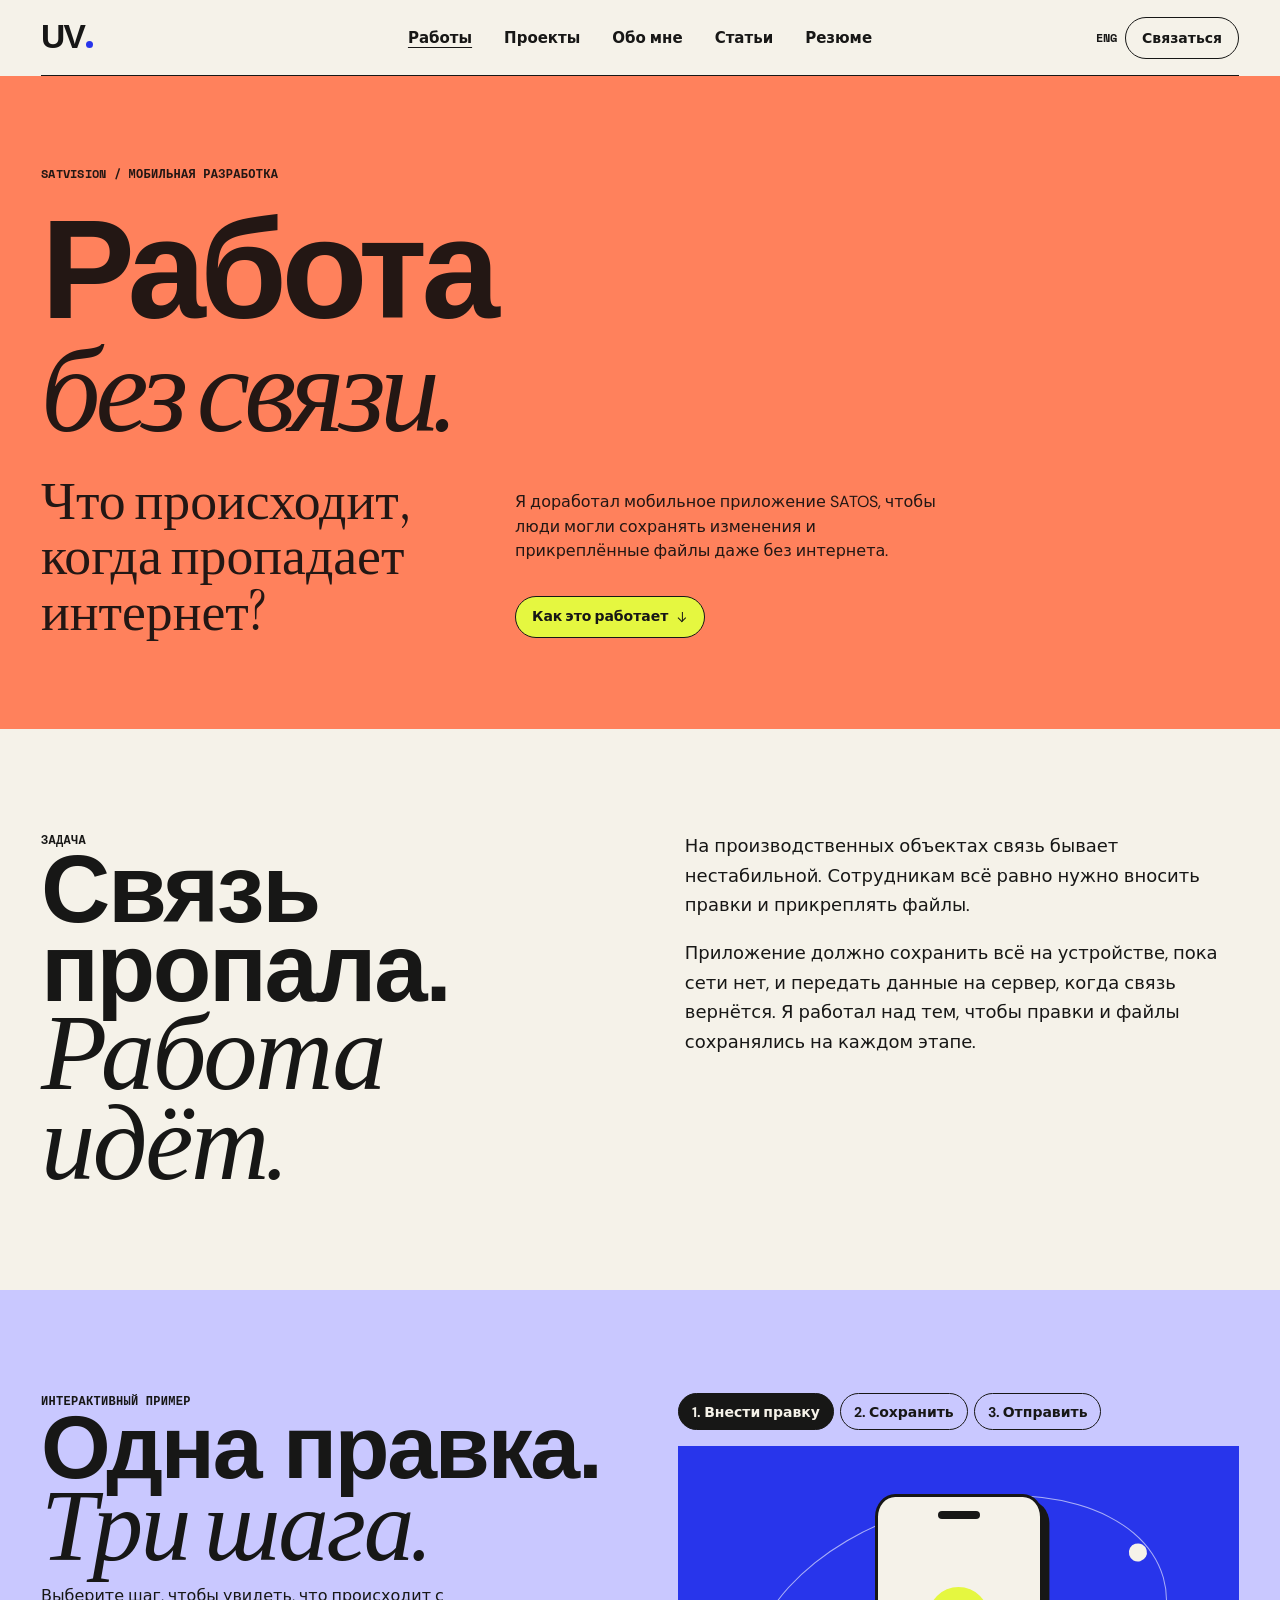
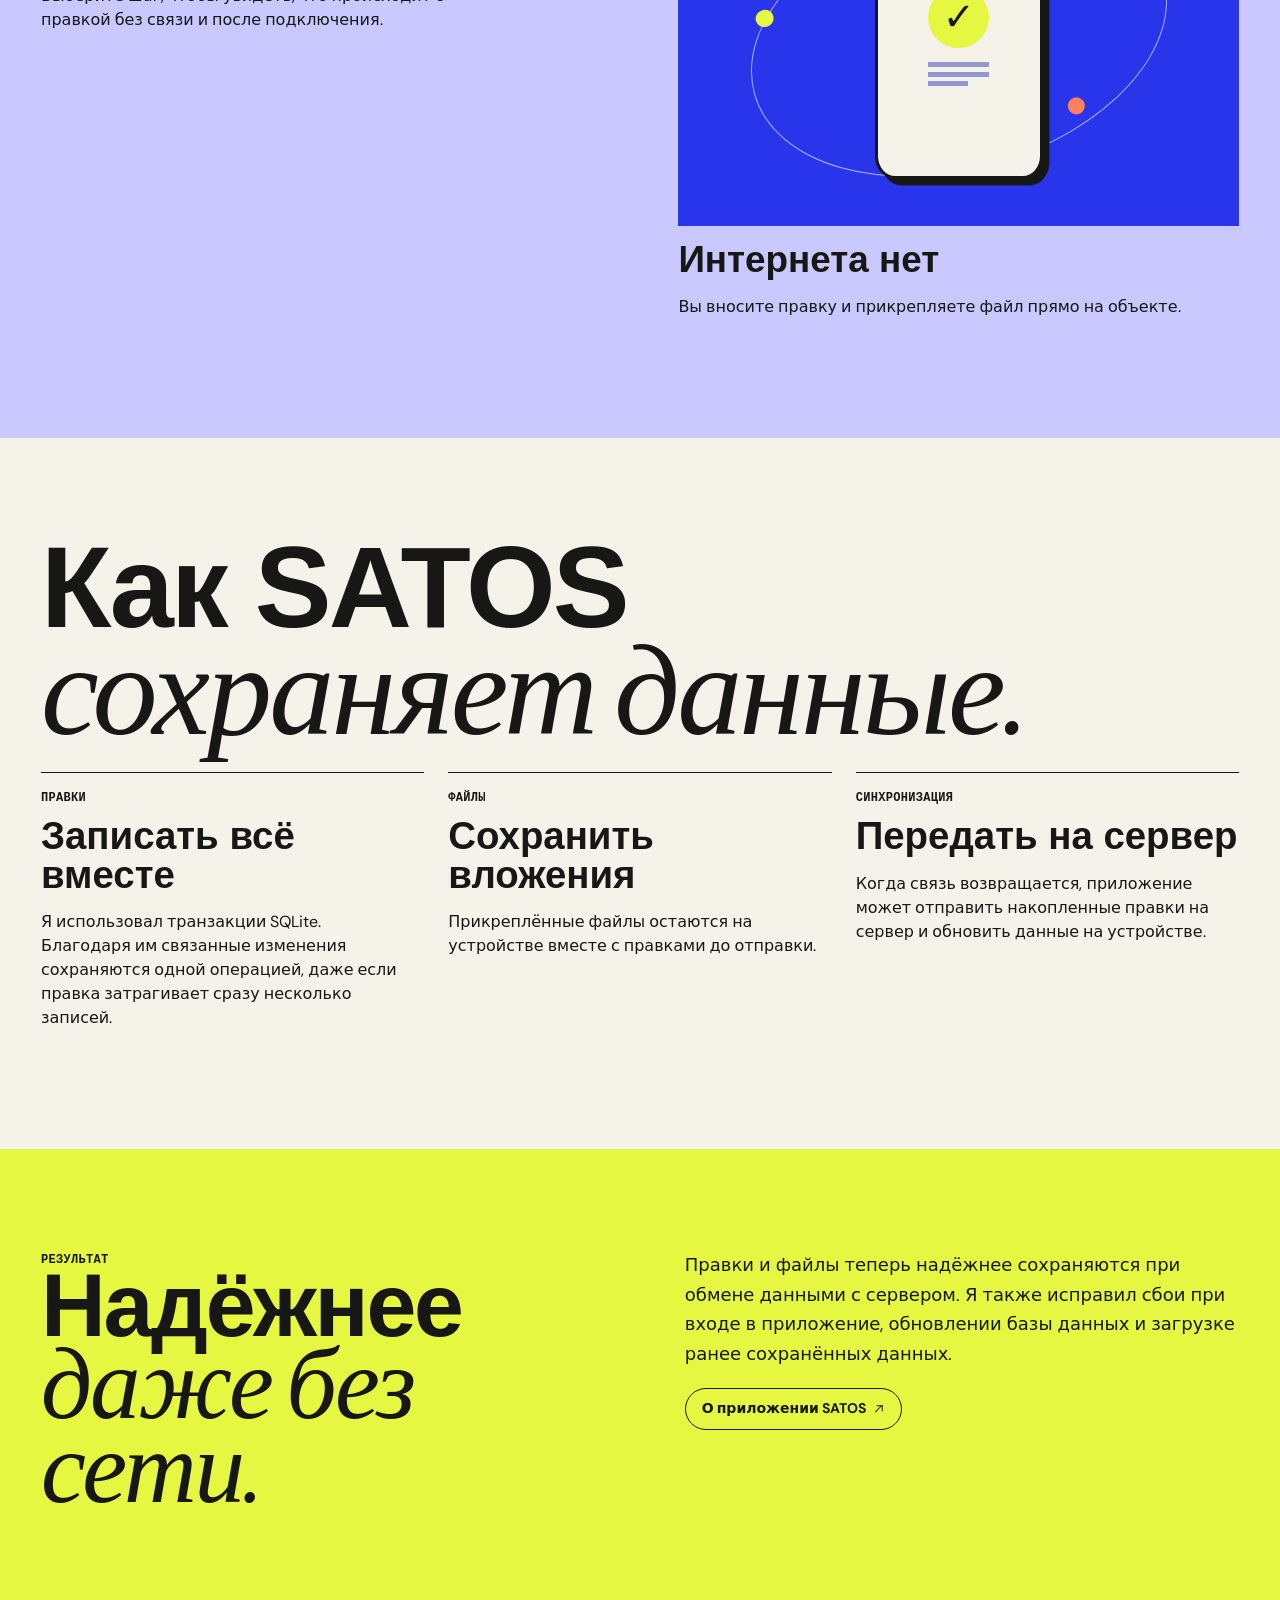
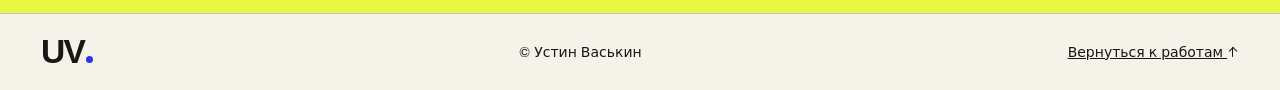
<file: ru/satos.html>
<!doctype html>
<html lang="ru">
<head>
  <meta charset="utf-8">
  <meta name="viewport" content="width=device-width, initial-scale=1">
  <meta name="description" content="Как мобильное приложение SATOS сохраняет изменения и файлы, когда на объекте пропадает связь.">
  <meta name="theme-color" content="#f5f2e9">
  <title>SATOS: работа без связи — Устин Васькин</title>
  <link rel="icon" href="../assets/favicon.svg" type="image/svg+xml">
  <link rel="stylesheet" href="../styles.css?v=12">
  <link rel="stylesheet" href="../assets/site-navigation.css?v=7">
  <script src="../assets/site-navigation.js?v=7" defer></script>
</head>
<body id="top">
  <a class="skip-link" href="#main">Перейти к содержимому</a>
  <header class="site-header">
    <div class="topbar">
      <a class="monogram" href="./index.html" aria-label="Устин Васькин, главная">UV<span class="monogram-dot" aria-hidden="true"></span></a>
      <nav id="site-menu" aria-label="Основная навигация">
        <a href="./index.html#work" aria-current="true">Работы</a>
        <a href="./index.html#showroom">Проекты</a>
        <a href="./index.html#about">Обо мне</a>
        <a href="/articles/#start-here">Статьи</a>
        <a href="./resume.html">Резюме</a>
      </nav>
      <div class="top-actions">
        <a class="lang-switch" href="../satos.html" hreflang="en" lang="en" aria-label="English version">ENG</a>

        <button class="pill menu-toggle" type="button" aria-expanded="false" aria-controls="site-menu" hidden>Меню</button>
        <a class="pill top-contact" href="./index.html#contact" data-contact-trigger>Связаться</a>
      </div>
    </div>
  </header>
  <main id="main">
    <section class="case-hero satos-hero gutter">
      <p class="eyebrow">SATVISION / МОБИЛЬНАЯ РАЗРАБОТКА</p>
      <h1>Работа<br><span>без связи.</span></h1>
      <div class="case-lede">
        <p>Что происходит, когда пропадает интернет?</p>
        <div><p>Я доработал мобильное приложение SATOS, чтобы люди могли сохранять изменения и прикреплённые файлы даже без интернета.</p><a class="pill primary-action" href="#offline-story">Как это работает <span class="site-icon site-icon--down" aria-hidden="true"></span></a></div>
      </div>
    </section>
    <section class="case-intro gutter case-grid">
      <div><p class="eyebrow">ЗАДАЧА</p><h2>Связь пропала.<br><em>Работа идёт.</em></h2></div>
      <div class="case-prose"><p>На производственных объектах связь бывает нестабильной. Сотрудникам всё равно нужно вносить правки и прикреплять файлы.</p><p>Приложение должно сохранить всё на устройстве, пока сети нет, и передать данные на сервер, когда связь вернётся. Я работал над тем, чтобы правки и файлы сохранялись на каждом этапе.</p></div>
    </section>
    <section class="offline-story gutter" id="offline-story" aria-labelledby="offline-title">
      <div><p class="eyebrow">ИНТЕРАКТИВНЫЙ ПРИМЕР</p><h2 id="offline-title">Одна правка.<br><em>Три шага.</em></h2><p>Выберите шаг, чтобы увидеть, что происходит с правкой без связи и после подключения.</p></div>
      <div class="offline-demo">
        <div class="offline-steps" role="group" aria-label="Этапы работы без связи">
          <button type="button" data-step="offline" aria-pressed="true">1. Внести правку</button>
          <button type="button" data-step="saved" aria-pressed="false">2. Сохранить</button>
          <button type="button" data-step="sync" aria-pressed="false">3. Отправить</button>
        </div>
        <div class="offline-art" aria-hidden="true"><div class="offline-device"><div class="offline-device-line"></div><div class="offline-check">✓</div><div class="offline-bars"><i></i><i></i><i></i></div></div><div class="offline-orbit"><i></i><i></i><i></i></div></div>
        <div class="offline-copy" aria-live="polite"><h3>Интернета нет</h3><p>Вы вносите правку и прикрепляете файл прямо на объекте.</p></div>
      </div>
    </section>
    <section class="case-architecture gutter">
      <div class="section-heading"><h2>Как SATOS<br><em>сохраняет данные.</em></h2></div>
      <div class="architecture-grid">
        <article><p class="eyebrow">ПРАВКИ</p><h3>Записать всё вместе</h3><p>Я использовал транзакции SQLite. Благодаря им связанные изменения сохраняются одной операцией, даже если правка затрагивает сразу несколько записей.</p></article>
        <article><p class="eyebrow">ФАЙЛЫ</p><h3>Сохранить вложения</h3><p>Прикреплённые файлы остаются на устройстве вместе с правками до отправки.</p></article>
        <article><p class="eyebrow">СИНХРОНИЗАЦИЯ</p><h3>Передать на сервер</h3><p>Когда связь возвращается, приложение может отправить накопленные правки на сервер и обновить данные на устройстве.</p></article>
      </div>
    </section>
    <section class="satos-outcome gutter case-grid">
      <div><p class="eyebrow">РЕЗУЛЬТАТ</p><h2>Надёжнее<br><em>даже без сети.</em></h2></div>
      <div class="case-prose"><p>Правки и файлы теперь надёжнее сохраняются при обмене данными с сервером. Я также исправил сбои при входе в приложение, обновлении базы данных и загрузке ранее сохранённых данных.</p><a class="pill" href="https://www.satos.no/">О приложении SATOS <span class="site-icon site-icon--external" aria-hidden="true"></span></a></div>
    </section>
  </main>
  <script src="./satos.js?v=2" defer></script>
  <footer class="case-footer gutter">
    <a class="monogram" href="./index.html">UV<span class="monogram-dot" aria-hidden="true"></span></a>
    <span>© Устин Васькин</span>
    <a href="./index.html#work">Вернуться к работам <span class="site-icon site-icon--up" aria-hidden="true"></span></a>
  </footer>
</body>
</html>
</file>
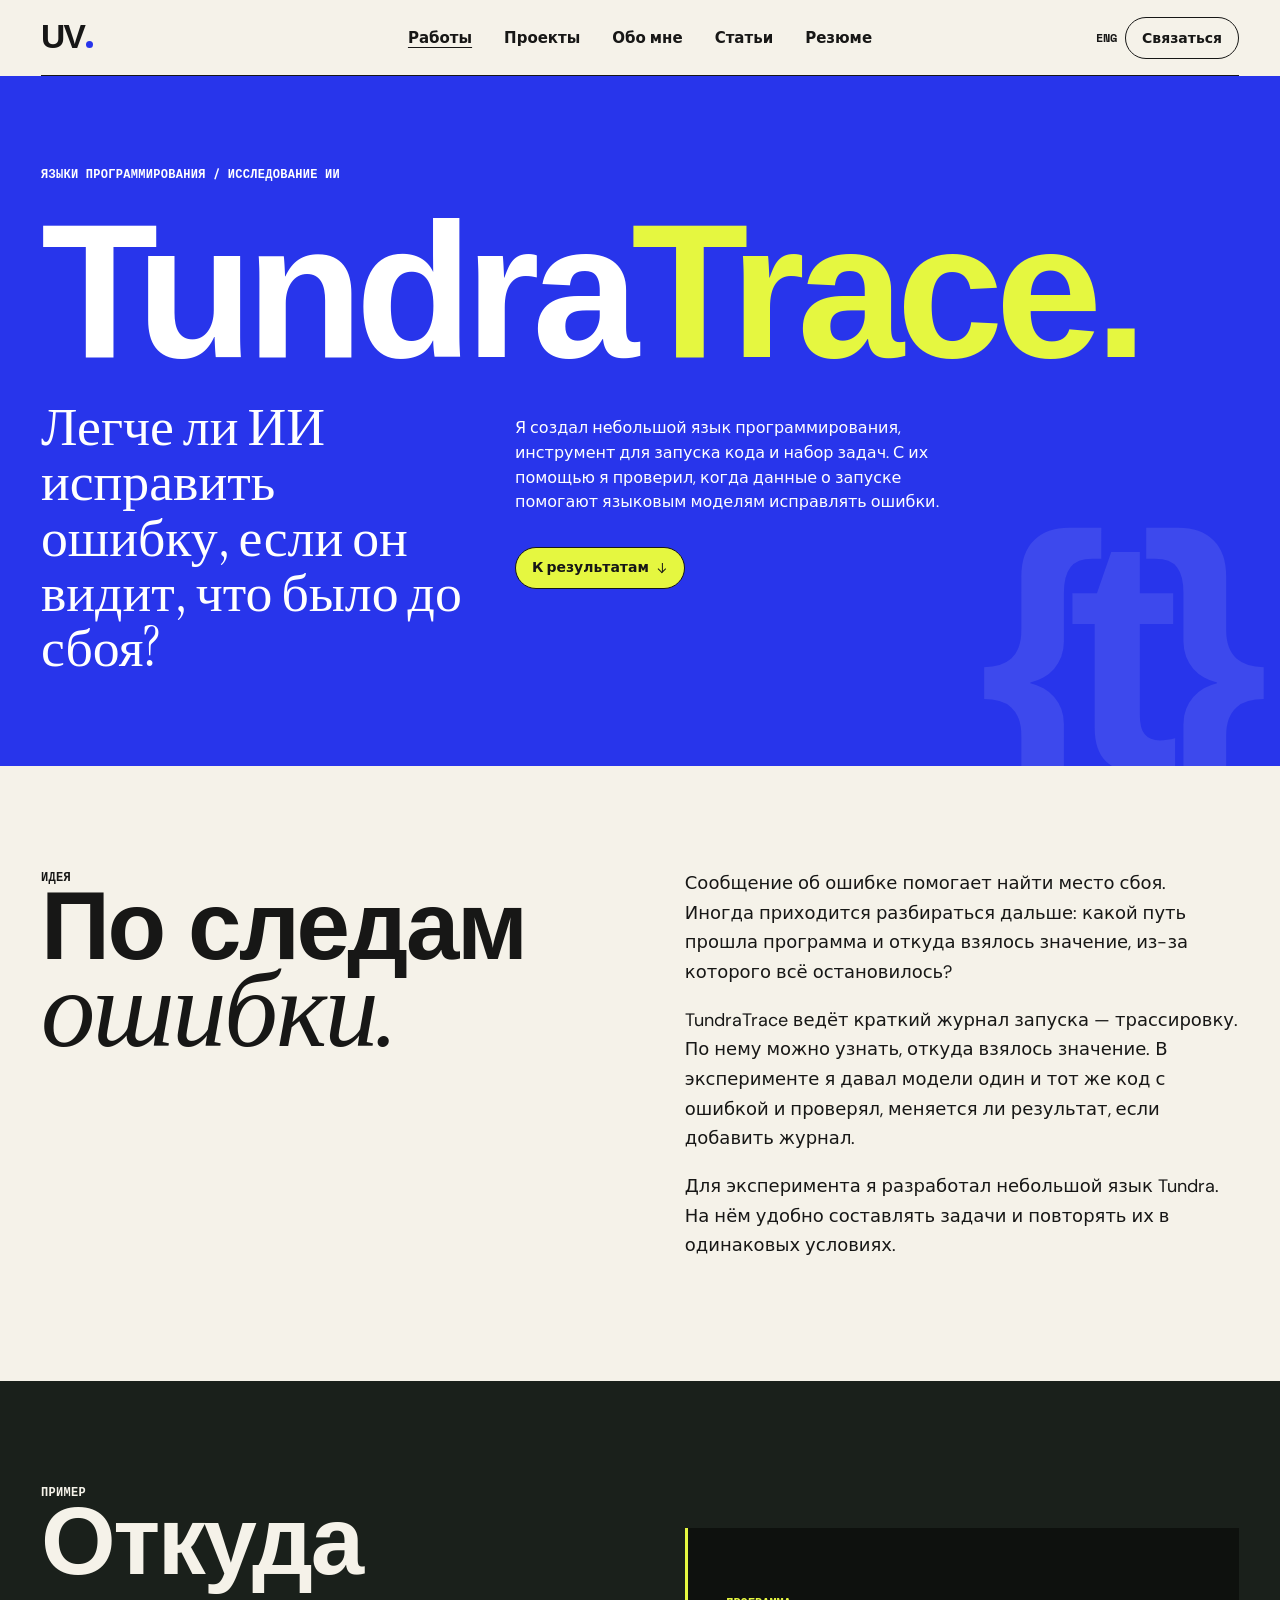
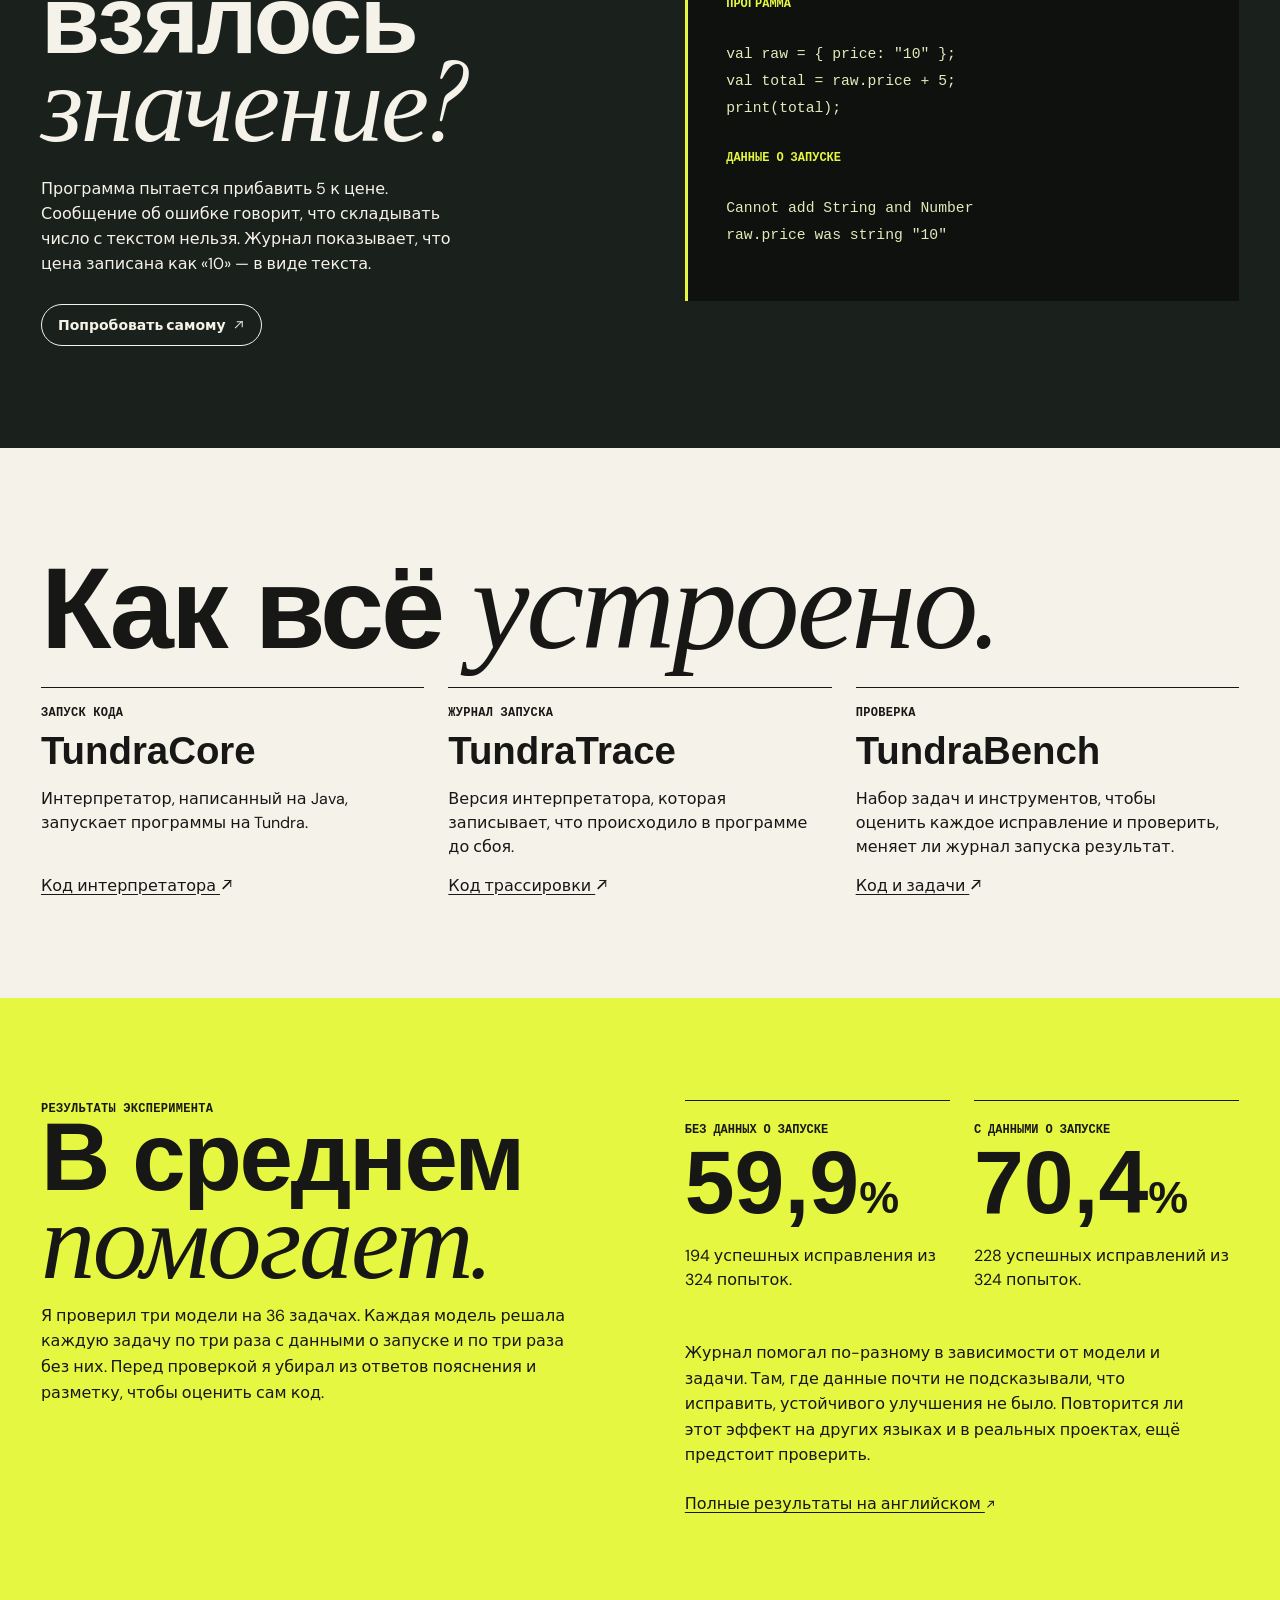
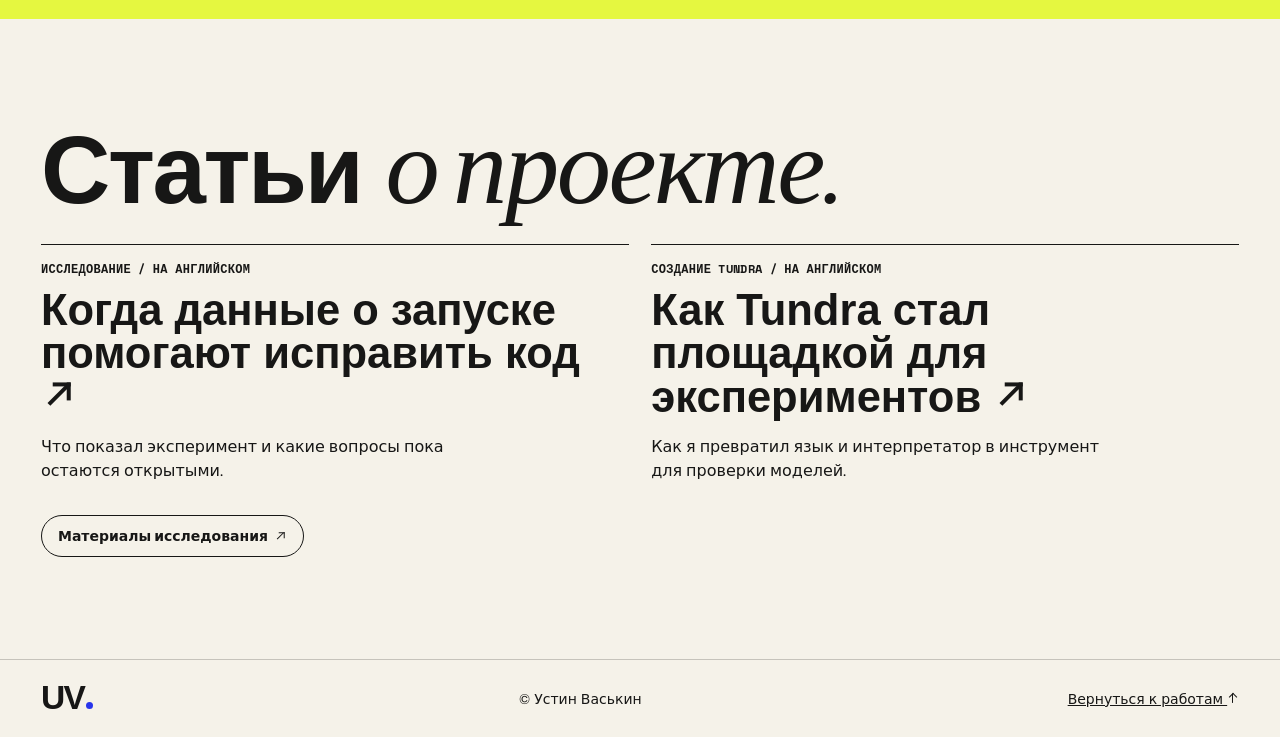
<file: ru/tundra.html>
<!doctype html>
<html lang="ru">
<head>
  <meta charset="utf-8">
  <meta name="viewport" content="width=device-width, initial-scale=1">
  <meta name="description" content="TundraTrace — исследование о том, когда данные о запуске программы помогают языковым моделям исправлять ошибки в коде.">
  <meta name="theme-color" content="#f5f2e9">
  <title>TundraTrace — Устин Васькин</title>
  <link rel="icon" href="../assets/favicon.svg" type="image/svg+xml">
  <link rel="stylesheet" href="../styles.css?v=12">
  <link rel="stylesheet" href="../assets/site-navigation.css?v=7">
  <script src="../assets/site-navigation.js?v=7" defer></script>
</head>
<body id="top">
  <a class="skip-link" href="#main">Перейти к содержимому</a>
  <header class="site-header">
    <div class="topbar">
      <a class="monogram" href="./index.html" aria-label="Устин Васькин, главная">UV<span class="monogram-dot" aria-hidden="true"></span></a>
      <nav id="site-menu" aria-label="Основная навигация">
        <a href="./index.html#work" aria-current="true">Работы</a>
        <a href="./index.html#showroom">Проекты</a>
        <a href="./index.html#about">Обо мне</a>
        <a href="/articles/#start-here">Статьи</a>
        <a href="./resume.html">Резюме</a>
      </nav>
      <div class="top-actions">
        <a class="lang-switch" href="../tundra.html" hreflang="en" lang="en" aria-label="English version">ENG</a>

        <button class="pill menu-toggle" type="button" aria-expanded="false" aria-controls="site-menu" hidden>Меню</button>
        <a class="pill top-contact" href="./index.html#contact" data-contact-trigger>Связаться</a>
      </div>
    </div>
  </header>
  <main id="main">
    <section class="case-hero gutter">
      <p class="eyebrow">ЯЗЫКИ ПРОГРАММИРОВАНИЯ / ИССЛЕДОВАНИЕ ИИ</p>
      <h1>Tundra<wbr><span>Trace.</span></h1>
      <div class="case-lede">
        <p>Легче ли ИИ исправить ошибку, если он видит, что было до сбоя?</p>
        <div><p>Я создал небольшой язык программирования, инструмент для запуска кода и набор задач. С их помощью я проверил, когда данные о запуске помогают языковым моделям исправлять ошибки.</p><a class="pill primary-action" href="#findings">К результатам <span class="site-icon site-icon--down" aria-hidden="true"></span></a></div>
      </div>
      <div class="case-stamp" aria-hidden="true"><span>{</span><span>t</span><span>}</span></div>
    </section>
    <section class="case-intro gutter case-grid">
      <div><p class="eyebrow">ИДЕЯ</p><h2>По следам<br><em>ошибки.</em></h2></div>
      <div class="case-prose">
        <p>Сообщение об ошибке помогает найти место сбоя. Иногда приходится разбираться дальше: какой путь прошла программа и откуда взялось значение, из-за которого всё остановилось?</p>
        <p>TundraTrace ведёт краткий журнал запуска — трассировку. По нему можно узнать, откуда взялось значение. В эксперименте я давал модели один и тот же код с ошибкой и проверял, меняется ли результат, если добавить журнал.</p>
        <p>Для эксперимента я разработал небольшой язык Tundra. На нём удобно составлять задачи и повторять их в одинаковых условиях.</p>
      </div>
    </section>
    <section class="case-example gutter">
      <div><p class="eyebrow">ПРИМЕР</p><h2>Откуда взялось<br><em>значение?</em></h2><p>Программа пытается прибавить 5 к цене. Сообщение об ошибке говорит, что складывать число с текстом нельзя. Журнал показывает, что цена записана как «10» — в виде текста.</p><a class="pill" href="./index.html#tundra-demo">Попробовать самому <span class="site-icon site-icon--external" aria-hidden="true"></span></a></div>
      <div class="case-code">
        <p>ПРОГРАММА</p>
        <pre><code>val raw = { price: "10" };
val total = raw.price + 5;
print(total);</code></pre>
        <p>ДАННЫЕ О ЗАПУСКЕ</p>
        <pre><code>Cannot add String and Number
raw.price was string "10"</code></pre>
      </div>
    </section>
    <section class="case-architecture gutter">
      <div class="section-heading"><h2>Как всё <em>устроено.</em></h2></div>
      <div class="architecture-grid">
        <article><p class="eyebrow">ЗАПУСК КОДА</p><h3>TundraCore</h3><p>Интерпретатор, написанный на Java, запускает программы на Tundra.</p><a href="https://github.com/ustinvaskin/TundraCore">Код интерпретатора <span class="site-icon site-icon--external" aria-hidden="true"></span></a></article>
        <article><p class="eyebrow">ЖУРНАЛ ЗАПУСКА</p><h3>TundraTrace</h3><p>Версия интерпретатора, которая записывает, что происходило в программе до сбоя.</p><a href="https://github.com/ustinvaskin/TundraTrace">Код трассировки <span class="site-icon site-icon--external" aria-hidden="true"></span></a></article>
        <article><p class="eyebrow">ПРОВЕРКА</p><h3>TundraBench</h3><p>Набор задач и инструментов, чтобы оценить каждое исправление и проверить, меняет ли журнал запуска результат.</p><a href="https://github.com/ustinvaskin/TundraBench">Код и задачи <span class="site-icon site-icon--external" aria-hidden="true"></span></a></article>
      </div>
    </section>
    <section id="findings" class="case-findings gutter">
      <div><p class="eyebrow">РЕЗУЛЬТАТЫ ЭКСПЕРИМЕНТА</p><h2>В среднем<br><em>помогает.</em></h2><p>Я проверил три модели на 36 задачах. Каждая модель решала каждую задачу по три раза с данными о запуске и по три раза без них. Перед проверкой я убирал из ответов пояснения и разметку, чтобы оценить сам код.</p></div>
      <div class="case-results">
        <div><span>БЕЗ ДАННЫХ О ЗАПУСКЕ</span><strong>59,9<small>%</small></strong><p>194 успешных исправления из 324 попыток.</p></div>
        <div><span>С ДАННЫМИ О ЗАПУСКЕ</span><strong>70,4<small>%</small></strong><p>228 успешных исправлений из 324 попыток.</p></div>
        <p class="case-caveat">Журнал помогал по-разному в зависимости от модели и задачи. Там, где данные почти не подсказывали, что исправить, устойчивого улучшения не было. Повторится ли этот эффект на других языках и в реальных проектах, ещё предстоит проверить.</p>
        <a href="https://github.com/ustinvaskin/TundraTrace-artifacts/blob/main/bench/results/curated/final-run-summary-2026-05-15.md">Полные результаты на английском <span class="site-icon site-icon--external" aria-hidden="true"></span></a>
      </div>
    </section>
    <section class="case-reading gutter">
      <h2>Статьи <em>о проекте.</em></h2>
      <div class="reading-pair">
        <article><p class="eyebrow">ИССЛЕДОВАНИЕ / НА АНГЛИЙСКОМ</p><h3><a hreflang="en" href="https://ustinvaskin.github.io/articles/2026/05/18/When-Runtime-Evidence-Helps-LLMs-Repair-Code-and-When-It-Does-Not.html">Когда данные о запуске помогают исправить код <span class="site-icon site-icon--external" aria-hidden="true"></span></a></h3><p>Что показал эксперимент и какие вопросы пока остаются открытыми.</p></article>
        <article><p class="eyebrow">СОЗДАНИЕ TUNDRA / НА АНГЛИЙСКОМ</p><h3><a hreflang="en" href="https://ustinvaskin.github.io/articles/2026/05/13/Building-Tundra-Language-and-Interpreter-Part-4-From-Grammar-to-Testbed.html">Как Tundra стал площадкой для экспериментов <span class="site-icon site-icon--external" aria-hidden="true"></span></a></h3><p>Как я превратил язык и интерпретатор в инструмент для проверки моделей.</p></article>
      </div>
      <a class="pill" href="https://github.com/ustinvaskin/TundraTrace-artifacts">Материалы исследования <span class="site-icon site-icon--external" aria-hidden="true"></span></a>
    </section>
  </main>
  <footer class="case-footer gutter">
    <a class="monogram" href="./index.html">UV<span class="monogram-dot" aria-hidden="true"></span></a>
    <span>© Устин Васькин</span>
    <a href="./index.html#work">Вернуться к работам <span class="site-icon site-icon--up" aria-hidden="true"></span></a>
  </footer>
</body>
</html>
</file>
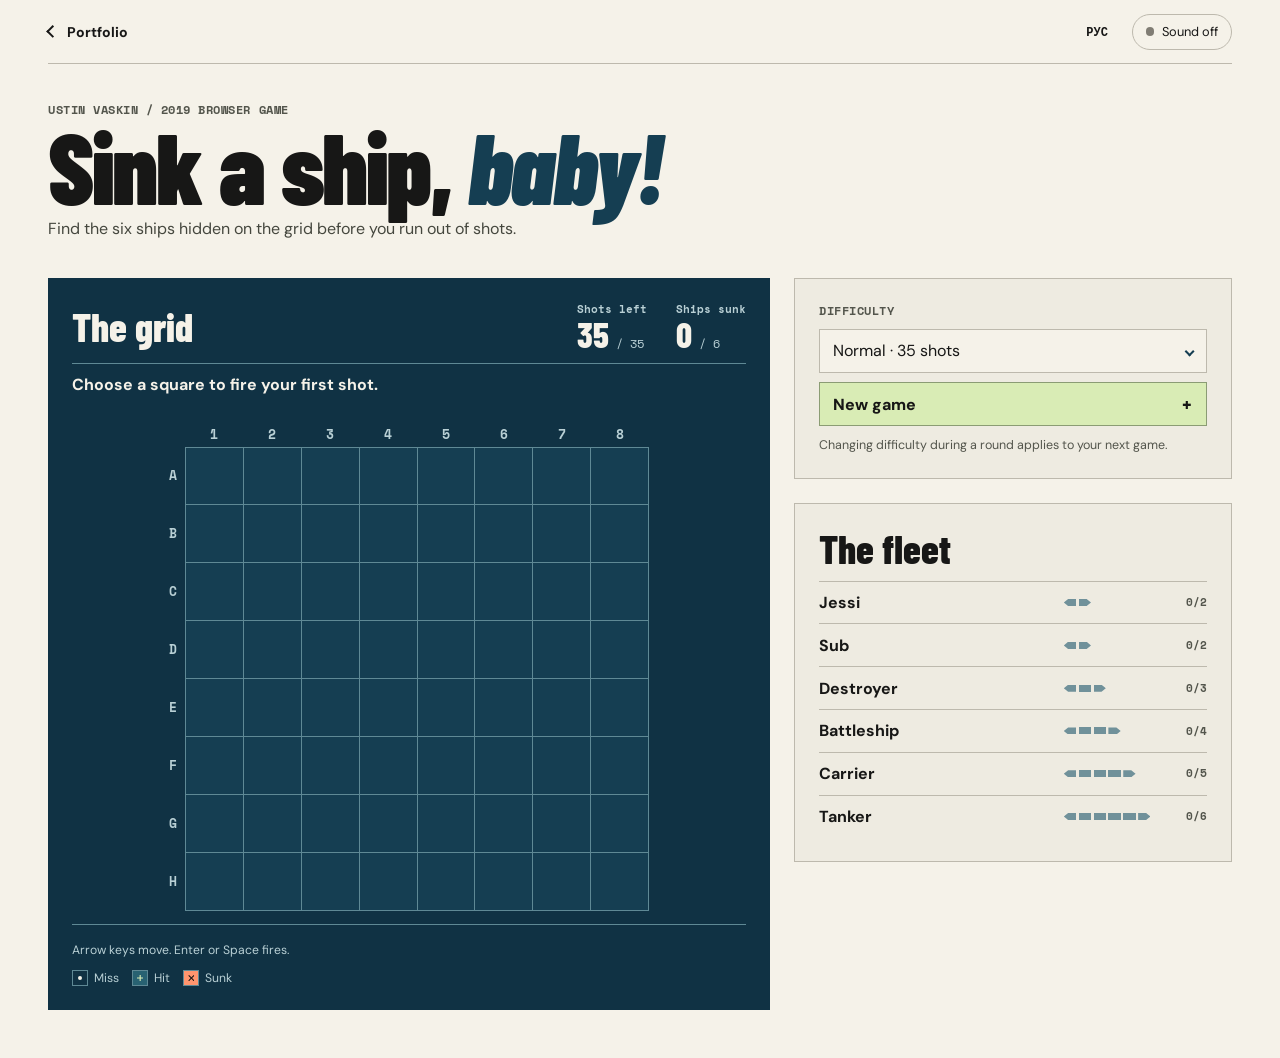
<file: games/sink-a-ship/game.html>
<!doctype html>
<html lang="en">
<head>
  <meta charset="utf-8">
  <meta name="viewport" content="width=device-width, initial-scale=1">
  <meta name="theme-color" content="#f5f2e9">
  <meta name="description" content="An 8×8 naval guessing game, first built by Ustin Vaskin in 2019.">
  <title>Sink a Ship, Baby! — Ustin Vaskin</title>
  <link rel="icon" href="../../assets/favicon.svg" type="image/svg+xml">
  <link rel="preconnect" href="https://fonts.googleapis.com">
  <link rel="preconnect" href="https://fonts.gstatic.com" crossorigin>
  <link href="https://fonts.googleapis.com/css2?family=Barlow+Condensed:wght@700;800;900&family=DM+Sans:wght@400;500;600;700&family=Space+Mono:wght@400;700&display=swap" rel="stylesheet">
  <link rel="stylesheet" href="./main.css?v=5">
  <script type="module" src="./app.js?v=3"></script>
</head>
<body>
  <header class="topbar">
    <a class="back-link" href="../../index.html#early-projects"><span class="arrow-back" aria-hidden="true"></span>Portfolio</a>
    <a class="lang-switch" href="../../ru/games/sink-a-ship/game.html" hreflang="ru" lang="ru" aria-label="Русская версия">РУС</a>
    <button class="control sound-toggle" id="muteControl" type="button" aria-pressed="false" aria-label="Sound">
      <span class="sound-indicator" aria-hidden="true"></span><span id="sound-label">Sound off</span>
    </button>
  </header>
  <main class="game-shell">
    <div class="masthead">
      <div class="masthead-copy">
        <div class="headline">
          <p class="label">USTIN VASKIN / 2019 BROWSER GAME</p>
          <h1>Sink a ship, <em>baby!</em></h1>
        </div>
        <p class="game-instructions">Find the six ships hidden on the grid before you run out of shots.</p>
      </div>
    </div>

    <div class="play-area">
      <section class="board-panel" aria-labelledby="board-title">
        <header class="board-header">
          <h2 id="board-title">The grid</h2>
          <dl class="round-stats">
            <div><dt>Shots left</dt><dd><strong id="shots-left">35</strong><span id="shots-total"> / 35</span></dd></div>
            <div><dt>Ships sunk</dt><dd><strong id="ships-sunk">0</strong><span> / 6</span></dd></div>
          </dl>
        </header>
        <p id="message" role="status" data-tone="neutral">Choose a square to fire your first shot.</p>
        <div class="board-face">
          <div class="column-labels" aria-hidden="true"></div>
          <div class="row-labels" aria-hidden="true"></div>
          <div id="board" class="board" role="group" aria-label="Game board" aria-describedby="board-keys"></div>
        </div>
        <noscript><p>Enable JavaScript to play the game.</p></noscript>
        <div class="board-info">
          <p class="board-keys" id="board-keys">Arrow keys move. Enter or Space fires.</p>
          <ul class="shot-legend" aria-label="Square legend">
            <li><i data-state="miss" aria-hidden="true"></i>Miss</li>
            <li><i data-state="hit" aria-hidden="true"></i>Hit</li>
            <li><i data-state="sunk" aria-hidden="true"></i>Sunk</li>
            <li id="reveal-legend" hidden><i data-state="revealed" aria-hidden="true"></i>Unfound ship</li>
          </ul>
        </div>
      </section>

      <aside class="game-sidebar" aria-label="Round controls and fleet">
        <div class="round-controls">
          <label for="difficulty" class="label">DIFFICULTY</label>
          <div class="difficulty-field">
            <select class="control" id="difficulty" aria-describedby="difficulty-note">
              <option value="44">Easy · 44 shots</option>
              <option value="35" selected>Normal · 35 shots</option>
              <option value="30">Hard · 30 shots</option>
            </select>
          </div>
          <button class="control new-round" id="new-game" type="button">New game<span aria-hidden="true">+</span></button>
          <p id="difficulty-note">Changing difficulty during a round applies to your next game.</p>
        </div>
        <div class="fleet-panel">
          <h2>The fleet</h2>
          <ul id="ships" aria-label="Fleet status"></ul>
        </div>
      </aside>
    </div>
  </main>
</body>
</html>
</file>
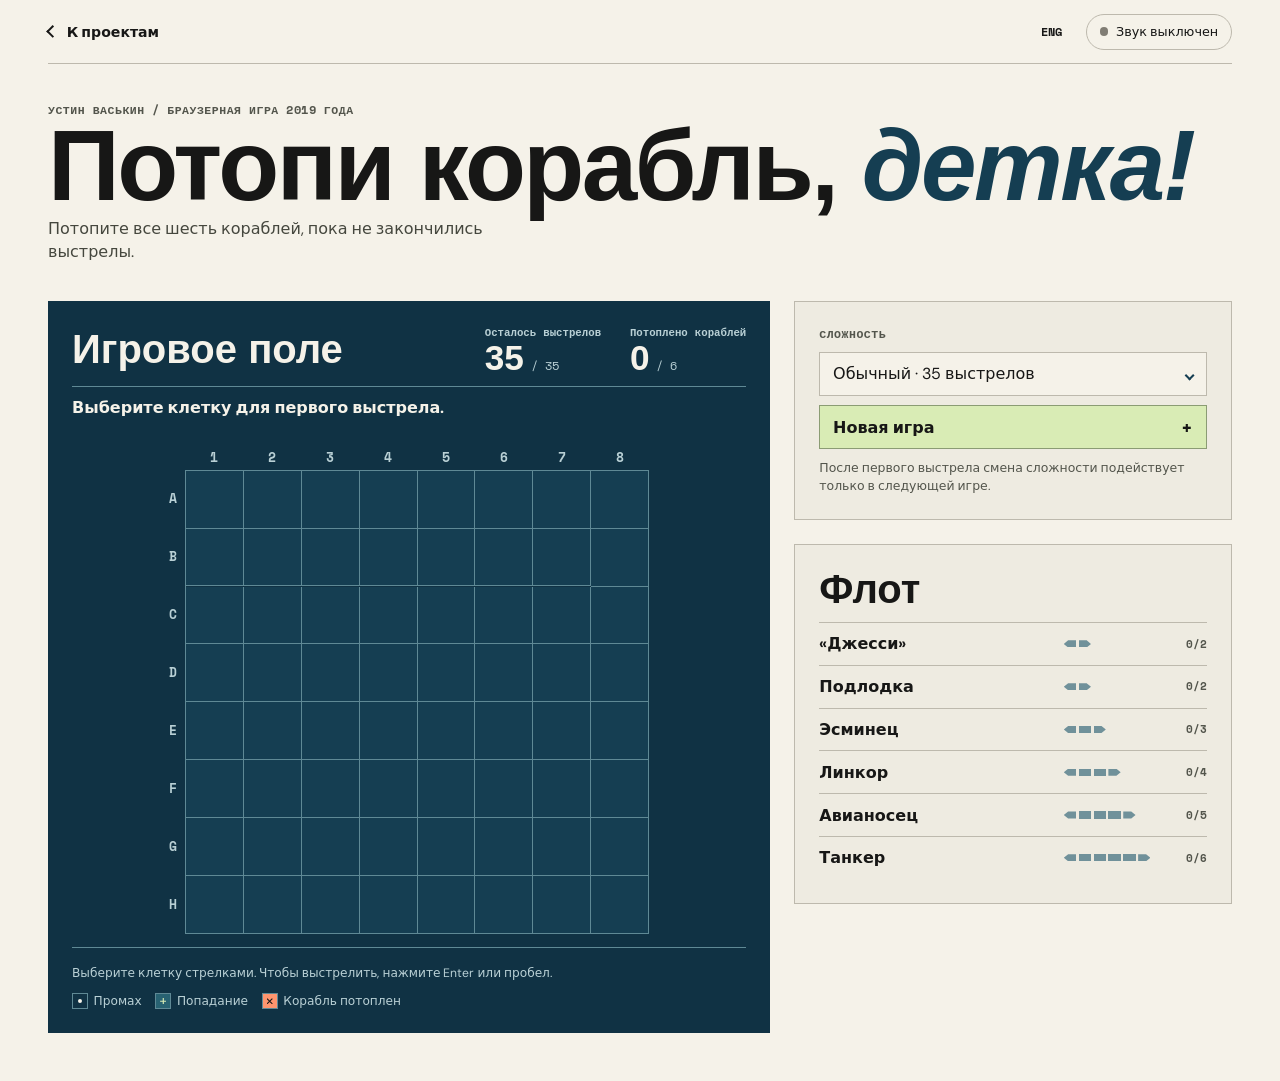
<file: ru/games/sink-a-ship/game.html>
<!doctype html>
<html lang="ru">
<head>
  <meta charset="utf-8">
  <meta name="viewport" content="width=device-width, initial-scale=1">
  <meta name="theme-color" content="#f5f2e9">
  <meta name="description" content="Браузерная игра Устина Васькина. Найдите и потопите шесть кораблей на поле 8 × 8.">
  <title>Потопи корабль, детка! — Устин Васькин</title>
  <link rel="icon" href="../../../assets/favicon.svg" type="image/svg+xml">
  <link rel="preconnect" href="https://fonts.googleapis.com">
  <link rel="preconnect" href="https://fonts.gstatic.com" crossorigin>
  <link href="https://fonts.googleapis.com/css2?family=Barlow+Condensed:wght@700;800;900&amp;family=DM+Sans:wght@400;500;600;700&amp;family=Space+Mono:wght@400;700&amp;display=swap" rel="stylesheet">
  <link rel="stylesheet" href="./main.css?v=5">
  <script type="module" src="./app.js?v=2"></script>
</head>
<body>
  <header class="topbar">
    <a class="back-link" href="../../index.html#early-projects"><span class="arrow-back" aria-hidden="true"></span>К проектам</a>
    <a class="lang-switch" href="../../../games/sink-a-ship/game.html" hreflang="en" lang="en" aria-label="English version">ENG</a>
    <button class="control sound-toggle" id="muteControl" type="button" aria-pressed="false" aria-label="Звук">
      <span class="sound-indicator" aria-hidden="true"></span><span id="sound-label">Звук выключен</span>
    </button>
  </header>
  <main class="game-shell">
    <div class="masthead">
      <div class="masthead-copy">
        <div class="headline">
          <p class="label">УСТИН ВАСЬКИН / БРАУЗЕРНАЯ ИГРА 2019 ГОДА</p>
          <h1>Потопи корабль, <em>детка!</em></h1>
        </div>
        <p class="game-instructions">Потопите все шесть кораблей, пока не закончились выстрелы.</p>
      </div>
    </div>

    <div class="play-area">
      <section class="board-panel" aria-labelledby="board-title">
        <header class="board-header">
          <h2 id="board-title">Игровое поле</h2>
          <dl class="round-stats">
            <div><dt>Осталось выстрелов</dt><dd><strong id="shots-left">35</strong><span id="shots-total"> / 35</span></dd></div>
            <div><dt>Потоплено кораблей</dt><dd><strong id="ships-sunk">0</strong><span> / 6</span></dd></div>
          </dl>
        </header>
        <p id="message" role="status" data-tone="neutral">Выберите клетку для первого выстрела.</p>
        <div class="board-face">
          <div class="column-labels" aria-hidden="true"></div>
          <div class="row-labels" aria-hidden="true"></div>
          <div id="board" class="board" role="group" aria-label="Игровое поле" aria-describedby="board-keys"></div>
        </div>
        <noscript><p>Чтобы начать игру, включите JavaScript.</p></noscript>
        <div class="board-info">
          <p class="board-keys" id="board-keys">Выберите клетку стрелками. Чтобы выстрелить, нажмите Enter или пробел.</p>
          <ul class="shot-legend" aria-label="Обозначения клеток">
            <li><i data-state="miss" aria-hidden="true"></i>Промах</li>
            <li><i data-state="hit" aria-hidden="true"></i>Попадание</li>
            <li><i data-state="sunk" aria-hidden="true"></i>Корабль потоплен</li>
            <li id="reveal-legend" hidden><i data-state="revealed" aria-hidden="true"></i>Оставшиеся корабли</li>
          </ul>
        </div>
      </section>

      <aside class="game-sidebar" aria-label="Настройки игры и список кораблей">
        <div class="round-controls">
          <label for="difficulty" class="label">СЛОЖНОСТЬ</label>
          <div class="difficulty-field">
            <select class="control" id="difficulty" aria-describedby="difficulty-note">
              <option value="44">Лёгкий · 44 выстрела</option>
              <option value="35" selected>Обычный · 35 выстрелов</option>
              <option value="30">Сложный · 30 выстрелов</option>
            </select>
          </div>
          <button class="control new-round" id="new-game" type="button">Новая игра<span aria-hidden="true">+</span></button>
          <p id="difficulty-note">После первого выстрела смена сложности подействует только в следующей игре.</p>
        </div>
        <div class="fleet-panel">
          <h2>Флот</h2>
          <ul id="ships" aria-label="Корабли и попадания"></ul>
        </div>
      </aside>
    </div>
  </main>
</body>
</html>
</file>
<file: styles.css>
@import url("https://fonts.googleapis.com/css2?family=Barlow+Condensed:wght@700;800;900&family=DM+Sans:wght@400;500;600;700&family=Instrument+Serif:ital@0;1&family=Space+Mono:wght@400;700&display=swap");

:root {
  --paper: #f5f2e9;
  --ink: #171716;
  --blue: #2835eb;
  --acid: #e5f740;
  --orange: #ff593b;
  --line: #c6c3bb;
  --gutter: clamp(1rem, 3.2vw, 4.5rem);
  --display: "Barlow Condensed", Impact, "Arial Narrow", sans-serif;
  --serif: "Instrument Serif", Georgia, serif;
  --mono: "Space Mono", monospace;
  --body: "DM Sans", system-ui, sans-serif;
  color: var(--ink);
  background: var(--paper);
  font-family: var(--body);
}

*, *::before, *::after { box-sizing: border-box; }
body { margin: 0; }
a { color: inherit; text-decoration: none; }
button { font: inherit; }
button[hidden] { display: none; }
:focus-visible { outline: 2px solid currentColor; outline-offset: 5px; }
::selection { background: var(--acid); color: var(--ink); }
.gutter { padding-inline: var(--gutter); }

.skip-link {
  position: absolute;
  z-index: 10;
  top: 1rem;
  left: var(--gutter);
  padding: .7rem 1rem;
  background: var(--acid);
  transform: translateY(-200%);
}
.skip-link:focus { transform: none; }

.topbar {
  margin-inline: var(--gutter);
  min-height: 76px;
  display: grid;
  grid-template-columns: 1fr auto 1fr;
  align-items: center;
  gap: 1.2rem;
  border-bottom: 1px solid var(--ink);
}

.monogram {
  justify-self: start;
  font: 900 2.1rem/.85 var(--display);
  letter-spacing: -.05em;
}
.monogram span, .period { color: var(--blue); }
.topbar nav, .top-actions { display: flex; align-items: center; gap: clamp(.7rem, 2.5vw, 2.5rem); }
.topbar nav { font-size: .9375rem; font-weight: 700; }
.topbar nav a:hover, .footer-links a:hover, .experience a:hover { text-decoration: underline; }
.top-actions { justify-self: end; }
.pill, .motion-toggle {
  display: inline-flex;
  align-items: center;
  justify-content: center;
  gap: .75rem;
  min-height: 42px;
  padding: .45rem 1rem;
  border: 1px solid currentColor;
  border-radius: 50px;
  background: transparent;
  color: inherit;
  cursor: pointer;
  font-size: .875rem;
  font-weight: 700;
  white-space: nowrap;
  transition: background-color .2s ease, color .2s ease;
}
.pill:hover, .motion-toggle:hover { background: var(--ink); color: var(--paper); }
.motion-toggle { font: 700 .75rem/1 var(--mono); }
.motion-toggle::before {
  width: .5rem;
  height: .5rem;
  border-radius: 50%;
  background: #736f65;
  content: "";
}
.motion-toggle[aria-pressed="true"]::before { background: var(--blue); }
.motion-toggle[aria-pressed="true"]:hover::before { background: var(--acid); }

.eyebrow, .art-label {
  margin: 0;
  font: 700 .75rem/1.4 var(--mono);
  letter-spacing: .025em;
}
.hero {
  display: grid;
  grid-template-columns: minmax(0, 1fr) minmax(0, 1fr);
  gap: clamp(1.25rem, 4.2vw, 5rem);
  min-height: min(690px, 82svh);
  padding-block: clamp(1.15rem, 2.7vw, 3rem);
}
.hero-copy { display: flex; flex-direction: column; justify-content: space-between; gap: 1.5rem; }
.hero-role { display: flex; align-items: center; gap: .65rem; }
.hero-role span { height: 1px; width: 1.5rem; background: currentColor; }
.hero h1 {
  margin: 0;
  font: 900 clamp(6rem, 16.2vw, 20rem)/.73 var(--display);
  letter-spacing: -.035em;
}
.hero-line { display: block; overflow: clip; padding-bottom: .105em; margin-bottom: -.105em; }
.hero-line > span { display: block; transform-origin: bottom left; }
[data-motion="on"] .hero .hero-line > span { animation: type-in .85s cubic-bezier(.18,.8,.22,1) both; }
[data-motion="on"] .hero .second-line > span { animation-delay: .11s; }
.hero-intro { display: flex; flex-wrap: wrap; align-items: start; gap: .9rem 1.5rem; }
.hero-intro p { margin: 0; max-width: 27ch; font-size: clamp(1rem, 1.55vw, 1.3rem); line-height: 1.4; }
.primary-action { background: var(--acid); border-color: var(--ink); color: var(--ink); }

.art-panel {
  position: relative;
  isolation: isolate;
  overflow: hidden;
  min-height: 390px;
  margin: 0;
  background-color: #2436cf;
  background-image: radial-gradient(circle, #c1c6ff65 1px, transparent 1.4px),
    linear-gradient(130deg, #343fed, #222ab0);
  background-size: 16px 16px, cover;
}
.portrait-halo {
  position: absolute;
  width: 79%;
  aspect-ratio: 1;
  left: 50%;
  top: 47%;
  transform: translate(-50%, -50%);
  border-radius: 50%;
  background: #e8f04a;
  box-shadow: 0 0 0 6px #2935ca, 0 0 0 7px #c8cdfa;
}
.hero-portrait {
  position: absolute;
  left: 0;
  bottom: 0;
  width: 100%;
  height: 96%;
  object-fit: contain;
}
.ticker { overflow: hidden; background: var(--acid); border-block: 1px solid var(--ink); }
.ticker-track {
  display: flex;
  width: max-content;
  font: 800 clamp(1.4rem, 3.2vw, 3rem)/1 var(--display);
  padding: .4rem 0 .56rem;
}
.ticker-track span { padding-right: .3em; white-space: nowrap; }
[data-motion="on"] .ticker-track { animation: ticker 22s linear infinite; }

.work { padding-block: clamp(3.5rem, 7.3vw, 8rem); }
.section-heading, .contact-main {
  display: flex;
  justify-content: space-between;
  align-items: baseline;
  gap: 1rem;
  margin-bottom: 1.8rem;
}
h2 {
  margin: 0;
  font: 800 clamp(4rem, 9vw, 10rem)/.83 var(--display);
  letter-spacing: -.025em;
}
h2 em { font: italic 400 1.13em/.83 var(--serif); }
.projects { display: grid; grid-template-columns: repeat(2, minmax(0, 1fr)); gap: 3.4rem 1rem; }
.project-art {
  position: relative;
  width: 100%;
  min-width: 0;
  min-height: 230px;
  aspect-ratio: 1.5;
  overflow: hidden;
  isolation: isolate;
  display: grid;
  place-items: center;
}
.art-label { position: absolute; z-index: 1; top: 1rem; left: 1rem; }
/* Two formats of the same interface, drawn as a folded-paper poster. */
.satvision-art {
  background: radial-gradient(ellipse at 70% 20%, #fff0c5, transparent 70%), #ffab80;
}
.device-pair {
  position: relative;
  width: 75%;
  aspect-ratio: 1.65;
  transform: rotate(-7deg);
}
.web-frame, .mobile-frame {
  --frame-color: #21234c;
  position: absolute;
  isolation: isolate;
  overflow: hidden;
  border: 2px solid var(--frame-color);
  box-shadow: 5px 6px 0 var(--frame-color);
  background: #d4d6ff;
}
.web-frame { inset: 0 14% 8% 0; border-radius: 4% / 7%; }
.web-frame::before {
  content: "";
  position: absolute;
  inset: 0 0 auto;
  height: 14%;
  border-bottom: 2px solid var(--frame-color);
  background: radial-gradient(circle, #21234c 33%, transparent 37%) 3% center / 4% 55% no-repeat, #f7f5e8;
}
.mobile-frame {
  inset: 22% 0 -2% 69%;
  border-width: 4px;
  border-radius: 16% / 10%;
  background: #edff55;
  transform: rotate(16deg);
}
.mobile-frame::after {
  content: "";
  position: absolute;
  inset: 5% 35% auto;
  height: 4%;
  border-radius: 1rem;
  background: var(--frame-color);
}
.device-orb {
  position: absolute;
  width: 65%;
  aspect-ratio: 1;
  left: 18%;
  top: 25%;
  border-radius: 50%;
  background: repeating-radial-gradient(ellipse at 20% 78%, #2b33ba 0 4%, transparent 4.6% 7%);
  transform: rotate(-17deg);
}
.mobile-frame .device-orb { width: 108%; top: 30%; left: -6%; }

.project-arundo { display: grid; grid-column: 1 / -1; grid-template-columns: 1fr 1fr; gap: 1rem; }
.mobile-frame { transition: transform .55s cubic-bezier(.2,.8,.25,1); }
[data-motion="on"] .project-satvision:is(:hover, :focus-within) .mobile-frame { transform: translate(4%, -5%) rotate(9deg); }
.project-copy { padding-top: 1rem; }
.project-arundo .project-copy { border-top: 1px solid var(--ink); align-self: center; }
.project-copy h3 { margin: .3rem 0 .6rem; font: 800 clamp(2.4rem, 4.2vw, 5rem)/.95 var(--display); }
.project-copy h3 span { display: inline-block; font-size: .46em; vertical-align: middle; }
.project-copy h3 a:hover { color: var(--blue); }
.project-copy p:last-child { max-width: 62ch; margin: 0; font-size: 1rem; line-height: 1.55; }

.about {
  display: grid;
  grid-template-columns: 1fr 1fr;
  gap: 2.5rem;
  padding-block: clamp(3.5rem, 8vw, 9rem);
  background: var(--ink);
  color: var(--paper);
}
.about-copy p { max-width: 38ch; margin: 1.7rem 0 1.5rem; font-size: clamp(1rem, 1.8vw, 1.35rem); line-height: 1.5; }
.about .pill:hover { background: var(--paper); color: var(--ink); }
.experience dl { margin: 1rem 0 0; }
.experience dl > div { border-top: 1px solid #f5f2e966; padding: .9rem 0 1.1rem; }
.experience dt { display: flex; justify-content: space-between; gap: .8rem; align-items: baseline; font-size: clamp(1.05rem, 2vw, 1.55rem); font-weight: 700; }
.experience dt span { font: .75rem var(--mono); white-space: nowrap; }
.experience dd { margin: .3rem 0 0; color: #d9d5cc; }

.contact { background: var(--acid); padding-block: clamp(3rem, 7vw, 8rem) 1.3rem; }
.contact-main { align-items: end; margin-bottom: clamp(2rem, 6vw, 7rem); }
.contact-main .pill { background: var(--ink); color: var(--paper); }
.contact-main .pill:hover { background: var(--paper); color: var(--ink); }
.footer-links { padding-top: 1.2rem; border-top: 1px solid var(--ink); display: flex; flex-wrap: wrap; gap: .75rem 1.4rem; font-size: .875rem; }
.footer-links > :first-child { margin-right: auto; }

@keyframes type-in {
  from { transform: translateY(108%) skewY(10deg) scaleX(.78); }
  to { transform: none; }
}
@keyframes ticker { to { transform: translateX(-50%); } }
@keyframes art-in {
  from { transform: perspective(950px) rotateX(16deg) scale(.9); opacity: .45; }
  to { transform: none; opacity: 1; }
}
@supports (animation-timeline: view()) {
  [data-motion="on"] .project-art { animation: art-in linear both; animation-timeline: view(); animation-range: entry 0% entry 100%; }
}

@media (max-width: 850px) {
  .hero { gap: 1.4rem; }
  .art-panel { min-height: 350px; aspect-ratio: auto; }
  .section-heading { align-items: end; }
  .section-heading .eyebrow { text-align: right; }
}

@media (max-width: 670px) {
  .topbar { grid-template-columns: auto 1fr; min-height: 0; padding-block: .7rem; gap: .65rem; }
  .topbar nav { grid-row: 2; grid-column: 1 / -1; gap: 1.2rem; }
  .top-actions { grid-row: 1; grid-column: 2; gap: .5rem; }
  .top-contact, .motion-toggle { min-height: 36px; }
  .hero { grid-template-columns: 1fr; padding-block: 1.3rem; min-height: auto; }
  .hero-copy { gap: 1.15rem; }
  .hero h1 { font-size: clamp(5.5rem, 25.5vw, 10.5rem); }
  .hero-intro { align-items: center; }
  .art-panel { width: 100%; min-height: 280px; aspect-ratio: 1.17; }
  .projects, .project-arundo, .about { grid-template-columns: minmax(0, 1fr); }
  .project-arundo { gap: 0; }
  .project-arundo .project-copy { border: 0; }
  .project-art { min-height: 208px; }
  .section-heading { flex-wrap: wrap; }
  .section-heading .eyebrow { text-align: left; }
}

[data-motion="on"] { scroll-behavior: smooth; }

.hero-greeting {
  display: block;
  margin-bottom: .25em;
  font: italic 400 clamp(2.8rem, 5.5vw, 6rem)/1.05 var(--serif);
  letter-spacing: -.035em;
}
.hero-intro .hero-role {
  max-width: none;
  margin-bottom: .65rem;
  font: 700 .75rem/1.4 var(--mono);
}
.showroom {
  padding-block: clamp(2.7rem, 5vw, 5.8rem);
  border-top: 1px solid var(--ink);
  background: #e9e6dc;
}
.showroom .section-heading { align-items: center; }
.exhibits {
  display: grid;
  grid-template-columns: repeat(3, minmax(0, 1fr));
  gap: clamp(1rem, 2vw, 2rem);
}
.exhibit { position: relative; }
.specimen {
  aspect-ratio: 1.85;
  position: relative;
  isolation: isolate;
  overflow: hidden;
  padding: clamp(.8rem, 1.6vw, 1.8rem);
  margin-bottom: 1.15rem;
  display: grid;
  align-content: center;
}
.specimen-code { color: #dff83e; background: #242821; }
.specimen-code code { font: 400 clamp(.75rem, 1.45vw, 1.35rem)/1.5 var(--mono); }
.specimen-code b { font: 700 clamp(2.6rem, 5.5vw, 6rem)/.9 var(--display); }
.specimen-code b span { color: #8b9a82; }
.specimen-hash { background: #ee6747; color: #2c1415; }
.specimen-hash b, .specimen-sofie b {
  align-self: end;
  font: 800 clamp(2.7rem, 5vw, 6rem)/1 var(--display);
  letter-spacing: -.045em;
}
.specimen-hash em { font-family: var(--serif); font-weight: 400; }
.hash-disc {
  position: absolute;
  z-index: -1;
  width: 70%;
  aspect-ratio: 1;
  right: -15%;
  top: -14%;
  transform: rotate(-18deg);
  border-radius: 45% 55% 59% 41%;
  background: repeating-radial-gradient(ellipse at 67% 38%, #ffbea1 0 3px, transparent 4px 8px);
}
.specimen-sofie { background: #c0bafa; color: #222150; align-content: end; }
.rundown { position: absolute; inset: 12% 6% 40%; display: grid; gap: 6%; transform: skew(-14deg); }
.rundown i { display: block; width: 58%; background: #4444c6; border-left: .5rem solid #242355; }
.rundown i:nth-child(2) { margin-left: 24%; background: #f3eebd; }
.rundown i:nth-child(3) { margin-left: 10%; width: 44%; }
.exhibit :is(h3, h4) { margin: .4rem 0; font: 800 clamp(2.2rem, 3.8vw, 4rem)/1 var(--display); }
.exhibit :is(h3, h4) span { font-size: .48em; vertical-align: middle; }
.exhibit :is(h3, h4) a::after { content: ""; position: absolute; inset: 0; }
.exhibit:is(:hover, :focus-within) :is(h3, h4) a { color: var(--blue); }
.exhibit > p:last-child { max-width: 42ch; margin: 0; line-height: 1.5; }
[data-motion="on"] .hash-disc, [data-motion="on"] .rundown { transition: transform .45s ease; }
[data-motion="on"] .exhibit:is(:hover, :focus-within) .hash-disc { transform: rotate(8deg); }
[data-motion="on"] .exhibit:is(:hover, :focus-within) .rundown { transform: translateX(4%) skew(-14deg); }

@media (max-width: 720px) {
  .exhibits { grid-template-columns: 1fr; gap: 2.25rem; }
  .specimen { aspect-ratio: 2.25; }
  .showroom .section-heading { align-items: start; flex-direction: column; }
}

.early-projects {
  margin-top: clamp(2.5rem, 5vw, 5rem);
  border-top: 1px solid var(--ink);
}
.early-heading {
  display: flex;
  align-items: baseline;
  gap: .7rem;
  margin: 1.3rem 0;
  font: 800 clamp(2.2rem, 4.2vw, 4rem)/1 var(--display);
}
.early-heading span { font: italic 400 .8em var(--serif); }
.fleet-art { background: #153e52; }
.fleet-grid {
  position: absolute;
  inset: -15% 5%;
  background-image: linear-gradient(90deg, #a5dcdb80 1px, transparent 1px), linear-gradient(#a5dcdb80 1px, transparent 1px);
  background-size: 10% 12.5%;
  transform: rotate(-10deg);
}
.fleet-grid i {
  position: absolute;
  top: 25%;
  left: 20%;
  width: 40%;
  height: 12.5%;
  background: #d9ecb5;
  clip-path: polygon(0 50%, 10% 8%, 90% 8%, 100% 50%, 90% 92%, 10% 92%);
}
.fleet-grid i:nth-child(2) { top: 50%; left: 60%; width: 30%; }
.fleet-grid i:nth-child(3) { top: 62.5%; width: 20%; background: #ff956e; }
.lunar-art { background: #211e43; }
.lunar-orbit {
  position: absolute;
  inset: 20% 8%;
  border: 1px solid #dbd6ff;
  border-radius: 50%;
  transform: rotate(-12deg);
}
.lunar-orbit::before, .lunar-orbit::after {
  position: absolute;
  content: "";
  width: 39%;
  aspect-ratio: 1;
  top: 50%;
  transform: translateY(-50%);
  border-radius: 50%;
}
.lunar-orbit::before { left: 8%; background: #ffbe59; }
.lunar-orbit::after { right: 4%; width: 24%; box-shadow: inset -.9rem -.2rem #efeaff; background: #282548; }
.library-art { background: #e7adbb; }
.book-stack { width: 72%; margin: auto; transform: rotate(-9deg); }
.book-stack i {
  display: block;
  height: clamp(1.2rem, 2.2vw, 2.8rem);
  border: 2px solid #33212d;
  border-left-width: 1.2rem;
  border-radius: .35rem 0 0 .35rem;
  background: repeating-linear-gradient(#fff1cf 0 3px, #ab917e 4px);
}
.book-stack i:first-child { margin-inline: 9% 2%; transform: rotate(4deg); }
.book-stack i:nth-child(2) { margin-right: 13%; border-left-color: #6b3b62; }

.trace-desk, .sam-chart { padding: clamp(1rem, 2.2vw, 2rem); }
.trace-desk { background: #202521; color: var(--paper); }
.trace-desk > .eyebrow, .guess-feedback { color: var(--acid); }
.trace-desk h4 { margin: .75rem 0 .3rem; font: 800 clamp(2rem, 3.4vw, 4rem)/1 var(--display); }
.trace-desk p { margin: .5rem 0; line-height: 1.45; }
.trace-code {
  padding: .7rem 1rem .7rem 3rem;
  background: #161a16;
  border-left: 2px solid var(--acid);
  color: #e2eaba;
  font: 400 clamp(.75rem, 1.15vw, .95rem)/1.55 var(--mono);
}
.trace-code li::marker { color: #a6af9e; }
.trace-code code { font: inherit; white-space: pre-wrap; overflow-wrap: anywhere; }
.trace-guess { padding: 0; margin: .8rem 0; border: 0; }
.trace-guess legend { margin-bottom: .5rem; }
.trace-guess label { display: inline-flex; align-items: center; padding: .35rem .55rem; border: 1px solid #8c9788; border-radius: 2px; cursor: pointer; }
.trace-guess input { margin: 0 .3rem 0 0; accent-color: var(--acid); }
.trace-result summary {
  width: fit-content; padding: .55rem .85rem; background: var(--acid); color: var(--ink);
  border-radius: 2rem; font: 700 .875rem var(--body); cursor: pointer;
}
.trace-result summary span:last-child, .trace-result[open] summary span:first-child { display: none; }
.trace-result[open] summary span:last-child { display: inline; }
.trace-answer { margin-top: .8rem; }
.trace-answer a, .patch-note a { text-decoration: underline; text-underline-offset: .18em; }
.sam-chart { margin: 0; background: #c9c8ff; color: #19174a; min-width: 0; }
.sam-chart figcaption, .patch-note { display: flex; align-items: baseline; justify-content: space-between; flex-wrap: wrap; gap: .5rem 1rem; }
.sam-chart figcaption > :last-child { font-size: .85rem; }
.chart-controls { display: flex; flex-wrap: wrap; gap: .35rem; margin: 1rem 0; }
.chart-controls[hidden] { display: none; }
.chart-controls button {
  background: transparent; border: 1px solid #655fa8; padding: .45rem .7rem;
  border-radius: 2rem; font-size: .875rem; cursor: pointer; color: inherit;
}
.chart-controls button[aria-pressed="true"] { background: var(--ink); color: var(--paper); }
.metric-caption { font-weight: 700; }
.metric-bars { display: flex; gap: 5%; list-style: none; margin: 0; padding: .9rem .2rem 1.6rem; }
.metric-bars li {
  height: 7rem; flex: 1; min-width: 0; position: relative;
  display: grid; align-items: end; text-align: center;
  font: 700 .85rem/1 var(--mono); isolation: isolate;
}
.metric-bars li::before {
  content: ""; height: var(--bar); background: var(--blue);
  position: absolute; inset: auto 0 0; z-index: -1;
}
[data-motion="on"] .metric-bars li::before { transition: height .3s ease-out; }
.metric-bars b { color: white; padding-bottom: 3px; }
.metric-bars span { position: absolute; top: calc(100% + .35rem); width: 100%; }
.patch-note { border-top: 1px solid var(--line); margin-top: 1.8rem; padding-top: 1rem; }
.patch-note p { margin: 0; }
.film {
  grid-column: 1 / -1; display: grid; grid-template-columns: 1fr 1fr;
  align-items: center; gap: clamp(1.25rem, 4vw, 5rem); border-top: 1px solid #ffffff4d;
  padding-top: clamp(1.8rem, 4vw, 4rem);
}
.film-poster {
  min-height: 13rem; position: relative; isolation: isolate; overflow: hidden;
  display: grid; align-content: end; padding: 1.1rem 2rem;
  background: #ff734c; color: #271910;
  border-inline: .6rem dotted #1c1c1b;
}
.film-poster strong { font: 800 clamp(4.3rem, 8vw, 8rem)/.72 var(--display); letter-spacing: -.045em; }
.film-poster em { font: italic 400 1.08em/.88 var(--serif); }
.ballot-slot { position: absolute; z-index: -1; top: 56%; right: 9%; width: 32%; height: 6%; background: #262021; transform: rotate(-13deg); }
.ballot-slot::before {
  content: ""; position: absolute; bottom: 52%; right: 14%; width: 70%; aspect-ratio: .8;
  background: linear-gradient(-48deg, transparent 43%, #242422 44% 49%, transparent 50%) 50% 46% / 43% 55% no-repeat, #fff0cf;
  transform: skewX(8deg); box-shadow: .2rem -.15rem #883b29;
}
.film-copy h3 { margin: .6rem 0; font: 800 clamp(2.3rem, 4vw, 4.2rem)/1 var(--display); }
.film-copy h3 span { display: block; margin-top: .4rem; font: italic 400 .67em/1.1 var(--serif); }
.film-award {
  display: inline-flex;
  align-items: baseline;
  gap: .45rem;
  margin-top: .4rem;
  color: #f7dc96;
  font-size: .9375rem;
  line-height: 1.45;
}
.film-award:is(:hover, :focus-visible) strong { text-decoration: underline; }
.film-copy p:not(.eyebrow) { max-width: 47ch; line-height: 1.5; }
@supports (animation-timeline: view()) {
  [data-motion="on"] .film-poster strong, [data-motion="on"] .film-copy {
    animation: roll-credit linear both; animation-timeline: view(); animation-range: entry 0% entry 100%;
  }
}
@keyframes roll-credit { from { transform: translateY(1.4rem); } to { transform: none; } }
.writing { padding-block: clamp(3.5rem, 7vw, 7rem); }
.reading-pair { display: grid; grid-template-columns: 1fr 1fr; gap: 1.4rem; }
.reading-pair article { border-top: 1px solid var(--ink); padding: 1rem 0; }
.reading-pair h3 { margin: .7rem 0; font: 800 clamp(2rem, 3.4vw, 3.8rem)/1 var(--display); }
.reading-pair h3 a:hover { color: var(--blue); }
.reading-pair p:last-child { max-width: 43ch; line-height: 1.5; }
@media (max-width: 670px) {
  .film, .reading-pair { grid-template-columns: minmax(0, 1fr); }
  .trace-code { padding-left: 2.1rem; }
}

@media (max-width: 670px) {
  .hero { grid-template-columns: minmax(0, 1fr); }
  .contact-main { flex-wrap: wrap; }
}
@media (max-width: 380px) {
  h2 { font-size: 3.3rem; }
  .hero h1 { font-size: 24vw; }
}

/* Tundra project */
.outcomes { margin-top: 1.2rem; border-top: 1px solid var(--line); }
.outcomes p { font-size: .95rem; line-height: 1.5; }
.writing-intro { margin: -1rem 0 2rem; max-width: 55ch; line-height: 1.5; }
.project-nav { margin-bottom: 0; }
.case-hero { background: var(--blue); color: white; padding-block: clamp(3rem, 7vw, 7rem); position: relative; overflow: hidden; }
.case-hero h1 { position: relative; z-index: 1; font: 900 clamp(5.2rem, 15vw, 15rem)/.8 var(--display); letter-spacing: -.04em; margin: 2rem 0; overflow-wrap: anywhere; }
.case-hero h1 span { color: var(--acid); }
.case-lede { position: relative; z-index: 1; display: grid; grid-template-columns: 1fr 1fr; gap: 3rem; max-width: 900px; align-items: start; }
.case-lede > p { font: 400 clamp(2rem, 4.2vw, 4.2rem)/1.03 var(--serif); margin: 0; }
.case-lede div { max-width: 32rem; line-height: 1.55; }
.case-lede .pill { margin-top: 1rem; }
.case-stamp { position: absolute; right: 4%; bottom: -3%; color: #ffffff19; font: 900 clamp(10rem, 26vw, 28rem)/.8 var(--display); letter-spacing: -.12em; pointer-events: none; }
.case-grid, .case-example, .case-findings { display: grid; grid-template-columns: 1fr 1fr; gap: clamp(2rem, 7vw, 8rem); }
.case-intro, .case-example, .case-architecture, .case-findings, .case-reading { padding-block: clamp(4rem, 8vw, 8rem); }
.case-intro h2, .case-example h2, .case-findings h2, .case-reading h2 { font-size: clamp(3.8rem, 7.5vw, 8rem); }
.case-prose { font-size: 1.125rem; line-height: 1.65; max-width: 55ch; }
.case-prose p:first-child { margin-top: 0; }
.case-example { background: #1a201b; color: var(--paper); align-items: center; }
.case-example > div > p:not(.eyebrow) { max-width: 38ch; line-height: 1.55; margin: 1.7rem 0; }
.case-example .pill:hover { background: var(--paper); color: var(--ink); }
.case-code { background: #0e110e; padding: clamp(1.2rem, 3vw, 2.5rem); border-left: 3px solid var(--acid); min-width: 0; }
.case-code p { color: var(--acid); font: 700 .75rem var(--mono); }
.case-code pre { color: #e2eaba; white-space: pre-wrap; overflow-wrap: anywhere; font: 400 clamp(.75rem, 1.15vw, 1rem)/1.7 var(--mono); }
.architecture-grid { display: grid; grid-template-columns: repeat(3, 1fr); gap: 1.5rem; }
.architecture-grid article { border-top: 1px solid var(--ink); padding-top: 1rem; }
.architecture-grid h3 { font: 800 clamp(2rem, 3vw, 3.5rem)/1 var(--display); margin: .7rem 0; }
.architecture-grid p:not(.eyebrow) { min-height: 4.5em; line-height: 1.5; max-width: 34ch; }
.architecture-grid a, .case-results a { text-decoration: underline; text-underline-offset: .2em; }
.case-findings { background: var(--acid); }
.case-findings > div > p:not(.eyebrow) { max-width: 48ch; line-height: 1.6; }
.case-results { display: grid; grid-template-columns: 1fr 1fr; gap: 1.5rem; }
.case-results > div { border-top: 1px solid var(--ink); padding-top: 1rem; }
.case-results span { font: 700 .75rem/1.5 var(--mono); }
.case-results strong { display: block; font: 800 clamp(4rem, 7vw, 8rem)/1 var(--display); }
.case-results strong small { font-size: .5em; }
.case-results div p { line-height: 1.5; }
.case-results .case-caveat, .case-results > a { grid-column: 1 / -1; line-height: 1.55; }
.case-results .case-caveat { margin: .5rem 0 0; }
.case-reading h2 { margin-bottom: 2rem; }
.case-footer { display: flex; flex-wrap: wrap; align-items: center; justify-content: space-between; gap: 1rem; border-top: 1px solid var(--line); padding-block: 1.5rem; font-size: .875rem; }
.case-footer a:last-child { text-decoration: underline; }
@media (max-width: 670px) {
  .case-lede, .case-grid, .case-example, .case-findings, .architecture-grid { grid-template-columns: minmax(0, 1fr); }
  .case-lede { gap: 1.5rem; }
  .case-hero h1 { font-size: clamp(5rem, 19vw, 8rem); }
  .case-intro h2, .case-example h2, .case-findings h2, .case-reading h2 { font-size: clamp(3.4rem, 13vw, 5rem); }
  .architecture-grid p:not(.eyebrow) { min-height: 0; }
}

.contact-main { align-items: start; gap: clamp(2rem, 5vw, 5rem); }
.contact-main > div { flex: 1; }
.contact-main > div > p:last-child { max-width: 30ch; font-size: 1.1rem; line-height: 1.5; }

@media (prefers-reduced-motion: no-preference) {
  [data-motion="on"] :is(.hero-portrait, .portrait-halo, .device-pair, .ballot-slot) {
    transition: transform .38s cubic-bezier(.2, .7, .3, 1);
  }
  [data-motion="on"] .art-panel:hover .hero-portrait { transform: translateY(-.2rem) scale(1.018); }
  [data-motion="on"] .art-panel:hover .portrait-halo { transform: translate(-50%, -50%) scale(.96); }
  [data-motion="on"] .project-satvision:is(:hover, :focus-within) .device-pair { transform: rotate(-4deg) translateY(-.2rem); }
  [data-motion="on"] .film:is(:hover, :focus-within) .ballot-slot { transform: rotate(-9deg) translateY(-.25rem); }
}

/* Showroom artwork follows the Motion switch, including an explicit opt-in. */
[data-motion="on"] :is(.fleet-grid i, .lunar-orbit, .book-stack i),
[data-motion="on"] .lunar-orbit::before,
[data-motion="on"] .lunar-orbit::after {
  transition: transform .45s cubic-bezier(.2, .7, .25, 1);
}
[data-motion="on"] .exhibit:is(:hover, :focus-within) .fleet-grid i:first-child {
  transform: translateX(26%);
}
[data-motion="on"] .exhibit:is(:hover, :focus-within) .fleet-grid i:nth-child(2) {
  transform: translateX(-26%);
}
[data-motion="on"] .exhibit:is(:hover, :focus-within) .fleet-grid i:nth-child(3) {
  transform: translate(44%, -30%);
}
[data-motion="on"] .exhibit:is(:hover, :focus-within) .lunar-orbit {
  transform: rotate(-5deg);
}
[data-motion="on"] .exhibit:is(:hover, :focus-within) .lunar-orbit::before {
  transform: translate(15%, -60%);
}
[data-motion="on"] .exhibit:is(:hover, :focus-within) .lunar-orbit::after {
  transform: translate(-28%, -32%) rotate(-16deg);
}
[data-motion="on"] .exhibit:is(:hover, :focus-within) .book-stack i:first-child {
  transform: translate(6%, -35%) rotate(10deg);
}
[data-motion="on"] .exhibit:is(:hover, :focus-within) .book-stack i:nth-child(2) {
  transform: translateX(-6%) rotate(2deg);
}
[data-motion="on"] .exhibit:is(:hover, :focus-within) .book-stack i:nth-child(3) {
  transform: translate(5%, 28%) rotate(-4deg);
}
[data-motion="on"] .exhibit:is(:hover, :focus-within) .specimen-code b {
  animation: terminal-result .4s ease-out both;
}
@keyframes terminal-result {
  from { opacity: .25; transform: translateY(.18em); }
  to { opacity: 1; transform: none; }
}

.trace-desk .guess-feedback { margin: .7rem 0; }
.guess-feedback:has(.trace-verdict[hidden] + .trace-hint:empty) { margin: 0; }
.trace-verdict:not([hidden]) {
  display: block;
  margin-bottom: .2rem;
  font: 700 .8rem/1.5 var(--mono);
  letter-spacing: .04em;
}
.trace-desk[data-bug-found] [data-bug-line] { background: #e5f74024; }
[data-motion="on"] .trace-desk[data-bug-found] [data-bug-line] {
  animation: trace-line-found .65s ease-out;
}
@keyframes trace-line-found {
  from { background: #e5f74066; }
}

.satos-hero { background: #ff815c; color: #231714; }
.satos-hero h1 { font-size: clamp(4.6rem, 11vw, 12rem); }
.satos-hero h1 span { color: #231714; font: italic 400 .85em/.85 var(--serif); }
.offline-story { display: grid; grid-template-columns: 1fr 1fr; gap: clamp(2rem, 6vw, 7rem); padding-block: clamp(4rem, 8vw, 8rem); background: #c9c8ff; }
.offline-story h2, .satos-outcome h2 { font-size: clamp(3.5rem, 7vw, 7.5rem); }
.offline-story > div > p:last-child { max-width: 37ch; line-height: 1.5; }
.offline-demo { min-width: 0; }
.offline-steps { display: flex; flex-wrap: wrap; gap: .4rem; }
.offline-steps button { border: 1px solid var(--ink); border-radius: 2rem; background: transparent; padding: .55rem .8rem; color: var(--ink); font-size: .875rem; font-weight: 700; cursor: pointer; }
.offline-steps button[aria-pressed="true"] { background: var(--ink); color: var(--paper); }
.offline-art { height: clamp(230px, 30vw, 380px); margin: 1rem 0; background: var(--blue); position: relative; overflow: hidden; display: grid; place-items: center; }
.offline-device { width: 30%; height: 75%; background: var(--paper); border: 3px solid var(--ink); border-radius: 12% / 8%; box-shadow: .4rem .4rem var(--ink); position: relative; z-index: 1; padding: 12% 9%; display: grid; align-content: center; gap: 10%; }
.offline-device-line { position: absolute; top: 5%; left: 37%; width: 26%; height: 3%; border-radius: 2rem; background: var(--ink); }
.offline-check { background: var(--acid); color: var(--ink); width: 100%; aspect-ratio: 1; border-radius: 50%; display: grid; place-items: center; font-weight: 700; font-size: clamp(1rem, 3vw, 2.5rem); }
.offline-bars { display: grid; gap: .3rem; }
.offline-bars i { display: block; height: .3rem; background: #9496cf; }
.offline-bars i:last-child { width: 65%; }
.offline-orbit { position: absolute; inset: 15% 12%; border: 1px solid #ffffff99; border-radius: 50%; transform: rotate(-16deg); }
.offline-orbit i { position: absolute; width: 1.1rem; aspect-ratio: 1; border-radius: 50%; background: var(--acid); top: 20%; left: 5%; }
.offline-orbit i:nth-child(2) { top: auto; bottom: 9%; left: 70%; background: #ff815c; }
.offline-orbit i:nth-child(3) { top: 35%; left: auto; right: 2%; background: var(--paper); }
.offline-demo[data-step="saved"] .offline-device { transform: rotate(-7deg) scale(1.04); }
.offline-demo[data-step="sync"] .offline-device { transform: rotate(7deg); }
.offline-demo[data-step="sync"] .offline-orbit { transform: rotate(20deg); }
.offline-copy h3 { margin: .5rem 0; font: 800 2.3rem/1 var(--display); }
.offline-copy p { line-height: 1.5; }
.satos-outcome { padding-block: clamp(4rem, 8vw, 8rem); background: var(--acid); }
@media (prefers-reduced-motion: no-preference) {
  .offline-device, .offline-orbit { transition: transform .45s cubic-bezier(.2,.8,.2,1); }
}
@media (max-width: 670px) {
  .offline-story { grid-template-columns: minmax(0, 1fr); }
  .satos-hero h1 { font-size: clamp(4.2rem, 15vw, 7rem); }
}

.play-game-link { margin: .25rem 0 .65rem; position: relative; z-index: 1; }
@media (max-width: 670px) {
  html[lang="ru"] h2 { font-size: clamp(2.7rem, 11vw, 4rem); overflow-wrap: anywhere; }
  html[lang="ru"] .film-poster strong { font-family: "Barlow Condensed", Impact, sans-serif; }
}
html[lang="ru"] .case-lede,
html[lang="ru"] .case-grid,
html[lang="ru"] .case-example,
html[lang="ru"] .case-findings { grid-template-columns: repeat(2, minmax(0, 1fr)); }
html[lang="ru"] .case-intro h2,
html[lang="ru"] .case-example h2,
html[lang="ru"] .case-findings h2,
html[lang="ru"] .case-reading h2 { overflow-wrap: anywhere; }
@media (max-width: 670px) {
  html[lang="ru"] .case-lede,
  html[lang="ru"] .case-grid,
  html[lang="ru"] .case-example,
  html[lang="ru"] .case-findings { grid-template-columns: minmax(0, 1fr); }
}
html[lang="ru"] .hero h1 { font-size: clamp(3.2rem, 8vw, 8rem); }
@media (max-width: 670px) {
  html[lang="ru"] .hero h1 { font-size: clamp(3.2rem, 15vw, 6rem); }
}
</file>
<file: assets/site-navigation.css>
.contact-form { width: min(100%, 480px); }
.contact-form fieldset { border: 0; padding: 0; margin: 0; min-width: 0; display: grid; gap: .55rem; }
.contact-form label { font-weight: 700; margin-top: .6rem; }
.contact-form label span { font-weight: 400; }
.contact-form input, .contact-form textarea {
  border: 1px solid var(--ink); border-radius: 0; padding: .8rem;
  background: var(--paper); color: var(--ink); font: inherit; width: 100%;
}
.contact-form textarea { resize: vertical; min-height: 7.5rem; }
.contact-form button { justify-self: start; margin-top: .65rem; cursor: pointer; }
.contact-form button:disabled { opacity: .55; cursor: not-allowed; }
.contact-form input:disabled, .contact-form textarea:disabled { opacity: .65; }
.contact-status { margin: .8rem 0 0; line-height: 1.4; }
.contact-trap { position: absolute; left: -10000px; width: 1px; height: 1px; overflow: hidden; }

:root {
  --site-header-height: 76px;
  scroll-padding-top: var(--site-header-height);
}
.site-header {
  position: sticky;
  top: 0;
  z-index: 8;
  background: var(--paper);
}
.site-header .topbar { margin-inline: var(--gutter); }
.site-header .top-actions {
  display: flex;
  align-items: center;
  gap: .5rem;
  justify-self: end;
}
.site-header .menu-toggle[hidden] { display: none; }
.site-header nav [aria-current] { text-decoration: underline; text-underline-offset: .25em; }

.contact-dialog {
  position: fixed;
  inset: 0;
  width: min(calc(100% - 2rem), 34rem);
  max-height: calc(100dvh - 2rem);
  margin: auto;
  overflow: auto;
  padding: clamp(1.2rem, 4vw, 2.25rem);
  border: 1px solid var(--ink);
  background: var(--paper);
  color: var(--ink);
  box-shadow: .45rem .45rem var(--acid);
}
.contact-dialog::backdrop { background: #171716aa; }
html:has(.contact-dialog[open]) { overflow: hidden; }
.contact-dialog h2 {
  margin: .2rem 0 1rem;
  padding-right: 2rem;
  font: 800 clamp(2.5rem, 8vw, 4rem)/.9 var(--display);
  letter-spacing: -.025em;
}
.contact-dialog h2 em { font: italic 400 1.08em/.9 var(--serif); }
.contact-dialog .contact-close {
  position: absolute;
  right: .75rem;
  top: .75rem;
  min-width: 2.5rem;
  min-height: 2.5rem;
  padding: .35rem;
  font-size: 1.25rem;
}
.contact-dialog .contact-form { width: 100%; }
.contact-dialog .contact-form button[type="submit"] { background: var(--acid); }
.contact-dialog .contact-form button[type="submit"]:not([data-delivered]):hover { background: var(--ink); color: var(--paper); }
.contact-status:empty { margin: 0; }
.contact-dialog [data-contact-fallback] a { text-decoration: underline; }

@media (max-width: 850px) {
  :root { --site-header-height: 90px; }
  .site-header[data-menu-ready] nav { display: none; }
  .site-header[data-menu-ready] nav[data-open] { display: flex; flex-wrap: wrap; padding-block: .15rem .4rem; }
  .site-header .menu-toggle { min-height: 36px; padding-inline: .7rem; }
  .site-header .top-contact { min-height: 36px; }
}
@media (min-width: 851px) {
  .site-header .menu-toggle { display: none; }
}
@media (max-width: 365px) {
  .site-header .topbar, .site-header .top-actions { column-gap: .3rem; }
  .site-header .top-actions .pill, .site-header .motion-toggle { padding-inline: .55rem; }
  .site-header .motion-toggle { gap: .35rem; font-size: .6875rem; }
}

/* Draw the arrows so their appearance doesn't depend on emoji fonts. */
.site-icon {
  --icon-angle: 0deg;
  --icon-stroke: max(1px, .1em);
  display: inline-block;
  position: relative;
  width: .85em;
  height: .85em;
  flex: none;
  vertical-align: -.04em;
  background: linear-gradient(currentColor, currentColor) center / 76% var(--icon-stroke) no-repeat;
  transform: rotate(var(--icon-angle));
}
.site-icon::before {
  content: "";
  position: absolute;
  top: 25%;
  right: 15%;
  width: 50%;
  height: 50%;
  border-top: var(--icon-stroke) solid;
  border-right: var(--icon-stroke) solid;
  transform: rotate(45deg);
}
.site-icon--external { --icon-angle: -45deg; }
.site-icon--down { --icon-angle: 90deg; }
.site-icon--up { --icon-angle: -90deg; }
.site-icon--left { --icon-angle: 180deg; }
.pill:has(.site-icon) { gap: .45rem; }

.monogram-dot {
  display: inline-block;
  width: .21em;
  height: .21em;
  margin-left: .055em;
  border-radius: 50%;
  background: var(--blue);
}
.contact-form .pill[data-delivered][type="submit"] {
  border-color: var(--ink);
  background: var(--acid);
  color: var(--ink);
  cursor: default;
  transition: none;
}
.contact-form button[data-delivered]::before {
  content: "";
  width: .65em;
  height: .36em;
  border-bottom: 2px solid;
  border-left: 2px solid;
  transform: rotate(-45deg) translateY(-.1em);
}
@media (prefers-reduced-motion: no-preference) {
  :root:not([data-motion="off"]) .site-icon--external { transition: transform .18s ease-out; }
  :root:not([data-motion="off"]) a:is(:hover, :focus-visible) .site-icon--external,
  :root:not([data-motion="off"]) .post-card:is(:hover, :focus-within) > .site-icon--external {
    transform: translate(.15em, -.15em) rotate(var(--icon-angle));
  }
  :root:not([data-motion="off"]) .monogram:is(:hover, :focus-visible) .monogram-dot {
    animation: logo-dot-hop .32s ease-out;
  }
  :root:not([data-motion="off"]) .contact-form button[data-delivered] {
    animation: delivered-stamp .3s ease-out;
  }
}
@keyframes logo-dot-hop {
  50% { transform: translateY(-.15em); }
}
@keyframes delivered-stamp {
  from { transform: scale(1.07) rotate(-3deg); }
  to { transform: none; }
}

@media (min-width: 671px) and (max-width: 850px) {
  .site-header .topbar { grid-template-columns: auto 1fr; min-height: 0; padding-block: .7rem; gap: .65rem; }
  .site-header nav { grid-row: 2; grid-column: 1 / -1; gap: 1.2rem; }
  .site-header .top-actions { grid-row: 1; grid-column: 2; }
}

.lang-switch { display: inline-flex; align-items: center; min-height: 36px; font: 700 .75rem var(--mono); text-decoration: none; }
.lang-switch:hover, .lang-switch:focus-visible { text-decoration: underline; text-underline-offset: .2em; }
html[lang="ru"] { --display: "Arial Narrow", "Arial", sans-serif; }
@media (max-width: 365px) { .lang-switch { font-size: .65rem; } }
@media (max-width: 365px) {
  html[lang="ru"] .site-header .topbar { column-gap: .2rem; }
  html[lang="ru"] .site-header .top-actions { gap: .2rem; }
  html[lang="ru"] .site-header .top-actions .pill,
  html[lang="ru"] .site-header .motion-toggle { padding-inline: .32rem; font-size: .62rem; }
}
html[lang="ru"] .pill { white-space: normal; text-align: center; }
@media (max-width: 450px) {
  html[lang="ru"] .site-header .topbar { column-gap: .2rem; }
  html[lang="ru"] .site-header .top-actions { gap: .2rem; }
  html[lang="ru"] .site-header .top-actions .pill,
  html[lang="ru"] .site-header .motion-toggle { padding-inline: .32rem; font-size: .62rem; }
}
@media (max-width: 365px) {
  .site-header .top-actions { gap: .2rem; }
  .site-header .topbar { column-gap: .25rem; }
}
</file>
<file: assets/resume.css>
.resume {
  max-width: 1500px;
  margin-inline: auto;
  padding-block: clamp(1.5rem, 4.5vw, 4rem) clamp(3rem, 6vw, 6rem);
}

.resume-intro {
  display: grid;
  grid-template-columns: minmax(0, 1.6fr) minmax(0, 1fr);
  gap: .75rem;
}
.resume-header {
  display: flex;
  flex-direction: column;
  justify-content: center;
  align-items: start;
  padding: clamp(1.45rem, 4vw, 4rem);
  color: var(--paper);
  background: #202bbe;
}
.resume-header h1 {
  font: 900 clamp(4rem, 8.3vw, 8.6rem)/.78 var(--display);
  letter-spacing: -.04em;
  margin: .12em 0 .25em;
}
.resume-header h1 em { font: italic 400 1.04em/.9 var(--serif); color: var(--acid); }
.resume-title { margin: .15rem 0 .55rem; }
.resume-github { font: 400 .83rem/1.4 var(--mono); text-decoration: underline; text-underline-offset: .2em; }
.resume-actions {
  display: flex;
  flex-wrap: wrap;
  align-items: center;
  gap: .55rem;
  position: relative;
  margin-top: clamp(1.2rem, 3vw, 2rem);
}
.resume-actions .pill { min-height: 40px; padding-inline: .85rem; }
.resume-actions .primary-action:hover { background: var(--paper); color: var(--ink); }
.resume-actions button:hover { background: var(--paper); color: var(--ink); }
.resume-copy-status:not(:empty) {
  position: absolute;
  z-index: 1;
  top: calc(100% + .35rem);
  left: 0;
  padding: .3rem .5rem;
  background: var(--acid);
  border: 1px solid var(--ink);
  color: var(--ink);
  font: 700 .75rem/1.35 var(--mono);
}

.resume-highlights {
  display: grid;
  align-content: center;
  background: #e7e8fa;
  padding: clamp(1.15rem, 2.6vw, 2.35rem);
}
.resume-highlights .eyebrow { color: #242cb0; margin: 0 0 .65rem; }
.resume-highlights ul { margin: 0; padding: 0; list-style: none; }
.resume-highlights li { border-top: 1px solid #bcbfe8; }
.resume-highlights a {
  display: grid;
  grid-template-columns: minmax(5.75rem, auto) minmax(0, 1fr) auto;
  align-items: center;
  gap: .65rem;
  padding: .7rem 0;
  font-size: .875rem;
  line-height: 1.3;
}
.resume-highlights strong { color: #242cb0; font: 800 clamp(1.85rem, 3.6vw, 3.5rem)/.9 var(--display); white-space: nowrap; }
.resume-highlights a:is(:hover, :focus-visible) { color: #242cb0; }
.resume-highlights a:is(:hover, :focus-visible) > .result-description { text-decoration: underline; text-underline-offset: .18em; }

.resume-contents {
  padding-block: .8rem;
  border-bottom: 1px solid var(--line);
}
.resume-contents ul {
  display: flex;
  flex-wrap: wrap;
  align-items: center;
  gap: .15rem clamp(.7rem, 2.4vw, 2rem);
  list-style: none;
  margin: 0;
  padding: 0;
}
.resume-contents a {
  display: block;
  padding: .45rem 0;
  font-size: .875rem;
  font-weight: 700;
}
.resume-contents a:is(:hover, :focus-visible) { text-decoration: underline; text-underline-offset: .24em; }

.resume-grid {
  display: grid;
  grid-template-columns: minmax(0, 1.6fr) minmax(0, 1fr);
  gap: clamp(1.6rem, 4vw, 4rem);
  padding-top: 2.1rem;
}
.resume-grid section { scroll-margin-top: 1rem; }
.resume-grid section + section { margin-top: 2rem; }
.resume-grid h2 {
  font-size: clamp(2.6rem, 4.1vw, 4.3rem);
  line-height: 1;
  margin: 0 0 1.1rem;
}
.resume-grid h3 { font: 800 1.55rem/1.15 var(--display); margin: .2rem 0 .55rem; }
.resume-grid p, .resume-grid li { line-height: 1.5; overflow-wrap: anywhere; }
.resume-grid ul { margin: .75rem 0; padding-left: 1.15rem; }
.resume-grid li + li { margin-top: .35rem; }
.resume-grid li::marker { color: #242cb0; }
.resume-grid .role-company { display: block; font-size: 1.25em; margin-bottom: .18rem; }
.resume-grid h3 small { display: block; font: 700 .75rem/1.4 var(--mono); margin-top: .45rem; color: #585550; }
.resume-role {
  border-top: 1px solid var(--line);
  padding: 1.15rem 0 .85rem;
  scroll-margin-top: .75rem;
}
.resume-result { scroll-margin-top: 1rem; }
.resume-result:target { background: #e7e8fa; box-shadow: 0 0 0 .18rem #e7e8fa; }
.resume-supporting {
  align-self: start;
  padding: clamp(1.2rem, 2.7vw, 2.4rem);
  background: #edeae1;
}
.resume-supporting h2 { font-size: clamp(2rem, 3vw, 3.1rem); }
.resume-supporting section + section { padding-top: 1.4rem; margin-top: 1.4rem; border-top: 1px solid var(--line); }

@media (max-width: 760px) {
  .resume-intro, .resume-grid { grid-template-columns: minmax(0, 1fr); }
  .resume-header h1 { font-size: clamp(4rem, 12vw, 6.8rem); }
  .resume-highlights a { grid-template-columns: minmax(5.75rem, 22%) minmax(0, 1fr) auto; }
}
@media (prefers-reduced-motion: no-preference) {
  .resume-highlights .site-icon { transition: translate .2s ease; }
  .resume-highlights a:is(:hover, :focus-visible) .site-icon { translate: 0 .18rem; }
  .resume-copy-status:not(:empty) { animation: resume-feedback-in .18s ease-out; }
}
@keyframes resume-feedback-in { from { opacity: 0; transform: translateY(-.25rem); } }

.resume-metric { display: grid; justify-items: start; gap: .4rem; }
.result-sketch { display: flex; width: 2.4rem; height: .62rem; align-items: end; gap: .2rem; }
.result-sketch i { display: block; background: #303abf; }
.sketch-build { flex-direction: column; align-items: start; gap: .14rem; }
.sketch-build i { height: .24rem; width: 100%; background: #939adb; }
.sketch-build i:last-child { width: 61%; background: #303abf; transform-origin: left; }
.sketch-teams i { width: .48rem; height: .48rem; }
.sketch-teams i:nth-child(2) { background: #666fd5; }
.sketch-teams i:nth-child(3) { background: #939adb; }
.sketch-research i { width: .7rem; height: .39rem; background: #939adb; }
.sketch-research i:last-child { height: .53rem; background: #303abf; }

.resume-tech:not([hidden]) {
  display: flex;
  flex-wrap: wrap;
  align-items: center;
  justify-content: space-between;
  gap: .75rem 1.5rem;
  padding: .9rem 0;
  border-bottom: 1px solid var(--line);
}
.resume-tech-label h2 { margin: 0; font: 800 1.45rem/1.1 var(--display); }
.resume-tech-label p { margin: .2rem 0 0; color: #585550; font-size: .85rem; }
.resume-tech-options { display: flex; flex-wrap: wrap; gap: .35rem; }
.resume-tech .pill { min-height: 38px; padding-inline: .7rem; }
.resume-tech-options button[aria-pressed="true"] { color: var(--ink); border-color: var(--ink); background: var(--acid); }
.resume-tech-dock:not([hidden]) {
  position: fixed;
  z-index: 7;
  right: var(--gutter);
  bottom: max(.75rem, env(safe-area-inset-bottom));
  max-width: calc(100% - 2 * var(--gutter));
  display: flex;
  flex-wrap: wrap;
  align-items: center;
  gap: .4rem;
  padding: .5rem;
  color: var(--ink);
  background: var(--paper);
  border: 1px solid var(--ink);
  box-shadow: .25rem .25rem #2835eb;
}
.resume-tech-status { margin: 0 .35rem; font: 700 .75rem/1.35 var(--mono); }
.resume-tech-dock button[data-next-match] { background: var(--acid); }
.resume-tech-dock button[data-next-match]:hover { color: var(--paper); background: var(--ink); }
.resume-tech-dock button:disabled { opacity: .55; cursor: default; }
.resume-tech-mark { color: inherit; background: #e5f74091; }
.resume-tech-mark[data-current-match] { color: var(--ink); background: var(--acid); box-shadow: 0 0 0 .1rem var(--ink); }

@media (prefers-reduced-motion: no-preference) {
  .resume-highlights a:is(:hover, :focus-visible) .sketch-build i:last-child { animation: split-build .46s ease-out; }
  .resume-highlights a:is(:hover, :focus-visible) .sketch-teams i { animation: team-hop .4s ease-out; }
  .resume-highlights a:is(:hover, :focus-visible) .sketch-teams i:nth-child(2) { animation-delay: .05s; }
  .resume-highlights a:is(:hover, :focus-visible) .sketch-teams i:nth-child(3) { animation-delay: .1s; }
  .resume-highlights a:is(:hover, :focus-visible) .sketch-research i { transform-origin: bottom; animation: result-rise .4s ease-out; }
  .resume-highlights a:is(:hover, :focus-visible) .sketch-research i:last-child { animation-delay: .08s; }
  .resume-result:target { animation: resume-target-in .55s ease-out; }
  .resume-tech-dock:not([hidden]) { animation: resume-feedback-in .18s ease-out; }
}
@keyframes split-build { from { transform: scaleX(1.64); } }
@keyframes team-hop { 50% { transform: translateY(-.2rem); } }
@keyframes result-rise { from { transform: scaleY(.3); } }
@keyframes resume-target-in { from { background-color: #e5f74099; } }

@page { size: A4; margin: 11mm; }
@media print {
  :root { color: #111; background: white; }
  .site-header, .skip-link, .case-footer, .resume-actions,
  .resume-highlights, .resume-contents, .resume-tech, .contact-dialog { display: none !important; }
  .resume-tech-mark, .resume-tech-mark[data-current-match] { background: transparent; color: inherit; box-shadow: none; }
  .resume { margin: 0; padding: 0; max-width: none; font: 8.75pt/1.26 Arial, sans-serif; }
  .resume-intro { display: block; }
  .resume-header {
    display: block;
    color: #111;
    background: white;
    padding: 0 0 3mm;
    border-bottom: 1px solid #111;
  }
  .resume-header h1, .resume-header h1 em { margin: 0 0 2mm; color: #111; font: 700 24pt/1 Arial, sans-serif; }
  .resume-github { font: inherit; }
  .resume-grid {
    grid-template-columns: minmax(0, 1.2fr) minmax(0, 1fr);
    grid-template-rows: auto 1fr;
    gap: 3mm 6mm;
    padding-top: 4mm;
  }
  .resume-main { display: contents; }
  .resume-main > section:first-child { grid-area: 1 / 1 / 3 / 2; }
  .resume-main > section:nth-child(2) { grid-area: 1 / 2; margin-top: 0; }
  .resume-supporting { grid-area: 2 / 2; }
  .resume-grid h2 { margin: 0 0 2mm; font: 700 13pt/1.1 Arial, sans-serif; letter-spacing: 0; }
  .resume-grid h3 { margin: 1mm 0 .8mm; font: 700 9pt/1.25 Arial, sans-serif; }
  .resume-grid .role-company { display: inline; font-size: inherit; margin: 0; }
  .resume-grid h3 small { margin-top: .6mm; font: 400 8pt/1.25 Arial, sans-serif; color: #333; }
  .resume-grid p, .resume-grid ul { margin: 1.2mm 0; }
  .resume-grid ul { padding-left: 3.4mm; }
  .resume-grid p, .resume-grid li { line-height: 1.26; }
  .resume-grid li + li { margin-top: .7mm; }
  .resume-grid li::marker { color: #111; }
  .resume-grid section + section { margin-top: 3mm; }
  .resume-role { border: 0; padding: 0 0 1mm; }
  .resume-result:target { background: transparent; box-shadow: none; }
  .resume-supporting { padding: 0; background: white; }
  .resume-supporting section + section { padding-top: 2mm; margin-top: 2mm; border-top: 1px solid #bbb; }
}
</file>
<file: games/sink-a-ship/main.css>
:root {
  color-scheme: light;
  --ink: #171716;
  --paper: #f5f2e9;
  --panel: #eeebe1;
  --line: #bdb9ad;
  --sea: #153e52;
  --sea-deep: #103244;
  --sea-rule: #5f8995;
  --sea-text: #b9d0d5;
  --lime: #d9ecb5;
  --coral: #ff956e;
  --display: "Barlow Condensed", Impact, "Arial Narrow", sans-serif;
  --mono: "Space Mono", monospace;
  font-family: "DM Sans", system-ui, sans-serif;
  color: var(--ink);
  background: var(--paper);
}

*, *::before, *::after { box-sizing: border-box; }
body { margin: 0; }
button, select { font: inherit; }
button { cursor: pointer; }
:focus-visible { outline: 2px solid var(--sea); outline-offset: 3px; }
[hidden] { display: none !important; }

.topbar, .game-shell {
  width: min(calc(100% - clamp(1.5rem, 6vw, 6rem)), 74rem);
  margin-inline: auto;
}
.topbar {
  display: flex;
  align-items: center;
  justify-content: space-between;
  gap: .7rem;
  min-height: 4rem;
  border-bottom: 1px solid var(--line);
}
.back-link {
  display: inline-flex;
  align-items: center;
  gap: .6rem;
  color: var(--ink);
  font-weight: 700;
  font-size: .88rem;
  text-decoration: none;
}
.back-link:hover { color: var(--sea); text-decoration: underline; text-underline-offset: .25em; }
.arrow-back {
  width: .58rem;
  height: .58rem;
  border-left: 2px solid;
  border-bottom: 2px solid;
  transform: rotate(45deg);
}
.control {
  min-height: 44px;
  padding: .45rem .8rem;
  border: 1px solid var(--line);
  border-radius: 0;
  background: var(--paper);
  color: var(--ink);
}
.control:hover { border-color: var(--ink); }
.sound-toggle {
  display: inline-flex;
  align-items: center;
  gap: .5rem;
  min-height: 36px;
  border-radius: 2rem;
  background: transparent;
  font-size: .8rem;
}
.sound-indicator { width: .53rem; aspect-ratio: 1; border-radius: 50%; background: #807d74; }
.sound-toggle[aria-pressed="true"] .sound-indicator { background: var(--sea); }

.game-shell { padding-block: clamp(1.45rem, 3vw, 2.7rem) 3rem; }
.masthead {
  margin-bottom: clamp(1.4rem, 3vw, 2.35rem);
}
.label { margin: 0; color: #53554c; font: 700 .72rem/1.4 var(--mono); letter-spacing: .045em; }
.masthead h1 {
  margin: .4rem 0 .65rem;
  font: 900 clamp(3.8rem, 7.8vw, 7rem)/.82 var(--display);
  letter-spacing: -.025em;
}
.masthead h1 em { color: var(--sea); }
.game-instructions { margin: 0; max-width: 46ch; color: #45473e; line-height: 1.45; }
.play-area { display: grid; grid-template-columns: minmax(0, 1.65fr) minmax(0, 1fr); gap: clamp(.85rem, 2vw, 1.5rem); }

.board-panel, .game-sidebar { min-width: 0; }
.fleet-panel, .round-controls { border: 1px solid var(--line); background: var(--panel); }
.board-panel { padding: clamp(.75rem, 2.2vw, 1.5rem); background: var(--sea-deep); color: var(--paper); }
.board-panel :focus-visible { outline-color: var(--lime); }
.board-header { display: flex; align-items: center; justify-content: space-between; gap: .6rem; border-bottom: 1px solid var(--sea-rule); padding-bottom: .8rem; }
.board-header h2, .fleet-panel h2 { margin: 0; font: 800 clamp(1.65rem, 3.5vw, 2.5rem)/1 var(--display); }
.round-stats { display: flex; gap: clamp(.7rem, 2.5vw, 1.8rem); margin: 0; }
.round-stats dt { color: var(--sea-text); font: 700 .67rem/1.4 var(--mono); }
.round-stats dd { margin: .2rem 0 0; color: var(--sea-text); font: 400 .72rem/1 var(--mono); white-space: nowrap; }
.round-stats strong { color: var(--paper); font: 800 clamp(1.65rem, 3vw, 2.2rem)/.85 var(--display); }
.round-stats strong[data-low] { color: var(--coral); }

.board-face {
  display: grid;
  grid-template: auto minmax(0, 1fr) / auto minmax(0, 1fr);
  align-items: stretch;
  gap: .35rem;
  width: min(100%, 30rem);
  margin: .55rem auto .85rem;
}
.board, .column-labels { display: grid; grid-template-columns: repeat(8, minmax(0, 1fr)); }
.board { grid-area: 2 / 2; border-top: 1px solid var(--sea-rule); border-left: 1px solid var(--sea-rule); }
.column-labels { grid-area: 1 / 2; }
.row-labels { grid-area: 2 / 1; display: grid; grid-template-rows: repeat(8, minmax(0, 1fr)); padding-right: .15rem; }
.column-labels span, .row-labels span { display: grid; place-items: center; color: var(--sea-text); font: 700 clamp(.64rem, 1.25vw, .82rem)/1 var(--mono); }
.tile {
  display: grid;
  place-items: center;
  position: relative;
  width: 100%;
  aspect-ratio: 1;
  padding: 0;
  border: solid var(--sea-rule);
  border-width: 0 1px 1px 0;
  border-radius: 0;
  color: var(--paper);
  background: var(--sea);
}
.tile:not([aria-disabled]):is(:hover, :focus-visible) {
  z-index: 1;
  border-color: var(--lime);
  background: #27576a;
}
.tile:focus-visible { z-index: 2; outline-offset: 1px; }
.tile[aria-disabled] { cursor: default; }
.tile[data-state="miss"] { background: var(--sea-deep); color: #b3ccd1; }
.tile[data-state="hit"] { background: #286272; color: var(--lime); }
.tile[data-state="sunk"] { background: #214b5b; color: var(--coral); }
.tile[data-state="revealed"] {
  border-style: dashed;
  border-color: var(--sea-text);
  color: var(--sea-text);
  background: repeating-linear-gradient(135deg, #27576a 0 4px, var(--sea) 4px 9px);
}
:where(.tile, .shot-legend i)[data-state]::before { content: ""; display: block; }
:where(.tile, .shot-legend i)[data-state="miss"]::before { width: 32%; aspect-ratio: 1; border: 2px solid currentColor; border-radius: 50%; }
:where(.tile, .shot-legend i)[data-state="hit"]::before { width: 45%; aspect-ratio: 1; background: currentColor; clip-path: polygon(41% 0, 59% 0, 59% 41%, 100% 41%, 100% 59%, 59% 59%, 59% 100%, 41% 100%, 41% 59%, 0 59%, 0 41%, 41% 41%); }
:where(.tile, .shot-legend i)[data-state="sunk"]::before { width: 44%; aspect-ratio: 1; background: currentColor; clip-path: polygon(12% 0, 50% 38%, 88% 0, 100% 12%, 62% 50%, 100% 88%, 88% 100%, 50% 62%, 12% 100%, 0 88%, 38% 50%, 0 12%); }
:where(.tile, .shot-legend i)[data-state="revealed"]::before { width: 40%; aspect-ratio: 1; border: 1px solid currentColor; transform: rotate(45deg); }

/* A sunk ship is drawn as one hull across its adjoining squares. */
.tile[data-hull-axis]::before { position: absolute; z-index: 1; clip-path: none; animation: none; }
.tile[data-hull-axis="across"]::before { left: 0; width: calc(100% + 2px); height: 58%; aspect-ratio: auto; }
.tile[data-hull-axis="down"]::before { top: 0; height: calc(100% + 2px); width: 58%; aspect-ratio: auto; }
.tile[data-hull-axis="across"][data-hull-part="start"]::before {
  left: 6%;
  width: calc(94% + 2px);
  clip-path: polygon(0 50%, 28% 0, 100% 0, 100% 100%, 28% 100%);
}
.tile[data-hull-axis="across"][data-hull-part="end"]::before {
  width: 94%;
  clip-path: polygon(0 0, 72% 0, 100% 50%, 72% 100%, 0 100%);
}
.tile[data-hull-axis="down"][data-hull-part="start"]::before {
  top: 6%;
  height: calc(94% + 2px);
  clip-path: polygon(50% 0, 100% 28%, 100% 100%, 0 100%, 0 28%);
}
.tile[data-hull-axis="down"][data-hull-part="end"]::before {
  height: 94%;
  clip-path: polygon(0 0, 100% 0, 100% 72%, 50% 100%, 0 72%);
}

.board-info { border-top: 1px solid var(--sea-rule); padding-top: .75rem; }
#message { min-height: 2.8em; margin: .65rem 0 0; font-weight: 700; line-height: 1.4; }
#message:is([data-tone="hit"], [data-tone="win"]) { color: var(--lime); }
#message:is([data-tone="sunk"], [data-tone="loss"]) { color: #ffad90; }
.board-keys { margin: .3rem 0 0; font-size: .76rem; color: var(--sea-text); }
.shot-legend { display: flex; flex-wrap: wrap; gap: .45rem .85rem; list-style: none; padding: 0; margin: .75rem 0 0; }
.shot-legend li { display: flex; gap: .35rem; align-items: center; color: var(--sea-text); font-size: .76rem; }
.shot-legend i { display: grid; place-items: center; width: 1rem; aspect-ratio: 1; border: 1px solid var(--sea-rule); color: var(--paper); }
.shot-legend i[data-state="hit"] { background: #286272; color: var(--lime); }
.shot-legend i[data-state="sunk"] { background: var(--coral); color: var(--ink); }
.shot-legend i[data-state="revealed"] { border-style: dashed; }

.game-sidebar { display: grid; gap: clamp(.85rem, 2vw, 1.5rem); align-content: start; }
.fleet-panel, .round-controls { padding: clamp(.85rem, 2.2vw, 1.5rem); }
.round-controls { display: grid; gap: .6rem; }
.difficulty-field { position: relative; }
.difficulty-field::after {
  content: "";
  position: absolute;
  width: .45rem;
  height: .45rem;
  border-bottom: 2px solid var(--sea);
  border-right: 2px solid var(--sea);
  right: .85rem;
  top: 45%;
  transform: rotate(45deg);
  pointer-events: none;
}
#difficulty { width: 100%; appearance: none; padding-right: 2rem; }
.new-round { display: flex; align-items: center; justify-content: space-between; background: var(--lime); color: var(--ink); font-weight: 800; border-color: #8b9c74; }
.new-round:hover { background: var(--paper); color: var(--ink); }
.new-round span { font: 700 1.2rem/1 var(--mono); }
#difficulty-note { margin: 0; font-size: .78rem; line-height: 1.45; color: #53554c; }
#ships { list-style: none; padding: 0; margin: .8rem 0 0; }
.fleet-row { display: grid; grid-template-columns: minmax(0, 1fr) auto 3em; gap: .5rem; align-items: center; padding: .65rem 0; border-top: 1px solid var(--line); }
.fleet-name { font-weight: 700; }
.fleet-progress { text-align: right; color: #53554c; font: 700 .7rem/1.3 var(--mono); }
.fleet-hull { width: 5.45rem; display: flex; gap: .16rem; }
.fleet-hull i { display: block; width: .77rem; height: .44rem; background: #70919a; }
.fleet-hull i:first-child { clip-path: polygon(0 50%, 35% 0, 100% 0, 100% 100%, 35% 100%); }
.fleet-hull i:last-child { clip-path: polygon(0 0, 65% 0, 100% 50%, 65% 100%, 0 100%); }
.fleet-hull i[data-hit] { background: var(--sea); }
.fleet-row[data-sunk] .fleet-hull i { background: var(--coral); }
.fleet-row[data-sunk] .fleet-progress { color: #8d3f27; }

@media (max-width: 730px) {
  .play-area { grid-template-columns: minmax(0, 1fr); }
  .game-instructions { font-size: .9rem; }
}
@media (max-width: 410px) {
  .masthead h1 { font-size: clamp(2.9rem, 14.5vw, 3.65rem); }
}
@media (hover: none) { .board-keys { display: none; } }
@media (prefers-reduced-motion: no-preference) {
  .tile { transition: background-color .15s ease, border-color .15s ease; }
  .tile[data-state]:not([data-hull-axis])::before { animation: shot-mark-in .22s ease-out both; }
}
@keyframes shot-mark-in { from { opacity: 0; scale: .45; } }
.lang-switch { color: inherit; font: 700 .75rem "Space Mono", monospace; text-decoration: none; margin-left: auto; margin-right: .8rem; }
.lang-switch:hover { text-decoration: underline; }
html[lang="ru"] { --display: "Arial Narrow", "Arial", sans-serif; }
</file>
<file: ru/games/sink-a-ship/main.css>
:root {
  color-scheme: light;
  --ink: #171716;
  --paper: #f5f2e9;
  --panel: #eeebe1;
  --line: #bdb9ad;
  --sea: #153e52;
  --sea-deep: #103244;
  --sea-rule: #5f8995;
  --sea-text: #b9d0d5;
  --lime: #d9ecb5;
  --coral: #ff956e;
  --display: "Barlow Condensed", Impact, "Arial Narrow", sans-serif;
  --mono: "Space Mono", monospace;
  font-family: "DM Sans", system-ui, sans-serif;
  color: var(--ink);
  background: var(--paper);
}

*, *::before, *::after { box-sizing: border-box; }
body { margin: 0; }
button, select { font: inherit; }
button { cursor: pointer; }
:focus-visible { outline: 2px solid var(--sea); outline-offset: 3px; }
[hidden] { display: none !important; }

.topbar, .game-shell {
  width: min(calc(100% - clamp(1.5rem, 6vw, 6rem)), 74rem);
  margin-inline: auto;
}
.topbar {
  display: flex;
  align-items: center;
  justify-content: space-between;
  gap: .7rem;
  min-height: 4rem;
  border-bottom: 1px solid var(--line);
}
.back-link {
  display: inline-flex;
  align-items: center;
  gap: .6rem;
  color: var(--ink);
  font-weight: 700;
  font-size: .88rem;
  text-decoration: none;
}
.back-link:hover { color: var(--sea); text-decoration: underline; text-underline-offset: .25em; }
.arrow-back {
  width: .58rem;
  height: .58rem;
  border-left: 2px solid;
  border-bottom: 2px solid;
  transform: rotate(45deg);
}
.control {
  min-height: 44px;
  padding: .45rem .8rem;
  border: 1px solid var(--line);
  border-radius: 0;
  background: var(--paper);
  color: var(--ink);
}
.control:hover { border-color: var(--ink); }
.sound-toggle {
  display: inline-flex;
  align-items: center;
  gap: .5rem;
  min-height: 36px;
  border-radius: 2rem;
  background: transparent;
  font-size: .8rem;
}
.sound-indicator { width: .53rem; aspect-ratio: 1; border-radius: 50%; background: #807d74; }
.sound-toggle[aria-pressed="true"] .sound-indicator { background: var(--sea); }

.game-shell { padding-block: clamp(1.45rem, 3vw, 2.7rem) 3rem; }
.masthead {
  margin-bottom: clamp(1.4rem, 3vw, 2.35rem);
}
.label { margin: 0; color: #53554c; font: 700 .72rem/1.4 var(--mono); letter-spacing: .045em; }
.masthead h1 {
  margin: .4rem 0 .65rem;
  font: 900 clamp(3.8rem, 7.8vw, 7rem)/.82 var(--display);
  letter-spacing: -.025em;
}
.masthead h1 em { color: var(--sea); }
.game-instructions { margin: 0; max-width: 46ch; color: #45473e; line-height: 1.45; }
.play-area { display: grid; grid-template-columns: minmax(0, 1.65fr) minmax(0, 1fr); gap: clamp(.85rem, 2vw, 1.5rem); }

.board-panel, .game-sidebar { min-width: 0; }
.fleet-panel, .round-controls { border: 1px solid var(--line); background: var(--panel); }
.board-panel { padding: clamp(.75rem, 2.2vw, 1.5rem); background: var(--sea-deep); color: var(--paper); }
.board-panel :focus-visible { outline-color: var(--lime); }
.board-header { display: flex; align-items: center; justify-content: space-between; gap: .6rem; border-bottom: 1px solid var(--sea-rule); padding-bottom: .8rem; }
.board-header h2, .fleet-panel h2 { margin: 0; font: 800 clamp(1.65rem, 3.5vw, 2.5rem)/1 var(--display); }
.round-stats { display: flex; gap: clamp(.7rem, 2.5vw, 1.8rem); margin: 0; }
.round-stats dt { color: var(--sea-text); font: 700 .67rem/1.4 var(--mono); }
.round-stats dd { margin: .2rem 0 0; color: var(--sea-text); font: 400 .72rem/1 var(--mono); white-space: nowrap; }
.round-stats strong { color: var(--paper); font: 800 clamp(1.65rem, 3vw, 2.2rem)/.85 var(--display); }
.round-stats strong[data-low] { color: var(--coral); }

.board-face {
  display: grid;
  grid-template: auto minmax(0, 1fr) / auto minmax(0, 1fr);
  align-items: stretch;
  gap: .35rem;
  width: min(100%, 30rem);
  margin: .55rem auto .85rem;
}
.board, .column-labels { display: grid; grid-template-columns: repeat(8, minmax(0, 1fr)); }
.board { grid-area: 2 / 2; border-top: 1px solid var(--sea-rule); border-left: 1px solid var(--sea-rule); }
.column-labels { grid-area: 1 / 2; }
.row-labels { grid-area: 2 / 1; display: grid; grid-template-rows: repeat(8, minmax(0, 1fr)); padding-right: .15rem; }
.column-labels span, .row-labels span { display: grid; place-items: center; color: var(--sea-text); font: 700 clamp(.64rem, 1.25vw, .82rem)/1 var(--mono); }
.tile {
  display: grid;
  place-items: center;
  position: relative;
  width: 100%;
  aspect-ratio: 1;
  padding: 0;
  border: solid var(--sea-rule);
  border-width: 0 1px 1px 0;
  border-radius: 0;
  color: var(--paper);
  background: var(--sea);
}
.tile:not([aria-disabled]):is(:hover, :focus-visible) {
  z-index: 1;
  border-color: var(--lime);
  background: #27576a;
}
.tile:focus-visible { z-index: 2; outline-offset: 1px; }
.tile[aria-disabled] { cursor: default; }
.tile[data-state="miss"] { background: var(--sea-deep); color: #b3ccd1; }
.tile[data-state="hit"] { background: #286272; color: var(--lime); }
.tile[data-state="sunk"] { background: #214b5b; color: var(--coral); }
.tile[data-state="revealed"] {
  border-style: dashed;
  border-color: var(--sea-text);
  color: var(--sea-text);
  background: repeating-linear-gradient(135deg, #27576a 0 4px, var(--sea) 4px 9px);
}
:where(.tile, .shot-legend i)[data-state]::before { content: ""; display: block; }
:where(.tile, .shot-legend i)[data-state="miss"]::before { width: 32%; aspect-ratio: 1; border: 2px solid currentColor; border-radius: 50%; }
:where(.tile, .shot-legend i)[data-state="hit"]::before { width: 45%; aspect-ratio: 1; background: currentColor; clip-path: polygon(41% 0, 59% 0, 59% 41%, 100% 41%, 100% 59%, 59% 59%, 59% 100%, 41% 100%, 41% 59%, 0 59%, 0 41%, 41% 41%); }
:where(.tile, .shot-legend i)[data-state="sunk"]::before { width: 44%; aspect-ratio: 1; background: currentColor; clip-path: polygon(12% 0, 50% 38%, 88% 0, 100% 12%, 62% 50%, 100% 88%, 88% 100%, 50% 62%, 12% 100%, 0 88%, 38% 50%, 0 12%); }
:where(.tile, .shot-legend i)[data-state="revealed"]::before { width: 40%; aspect-ratio: 1; border: 1px solid currentColor; transform: rotate(45deg); }

/* A sunk ship is drawn as one hull across its adjoining squares. */
.tile[data-hull-axis]::before { position: absolute; z-index: 1; clip-path: none; animation: none; }
.tile[data-hull-axis="across"]::before { left: 0; width: calc(100% + 2px); height: 58%; aspect-ratio: auto; }
.tile[data-hull-axis="down"]::before { top: 0; height: calc(100% + 2px); width: 58%; aspect-ratio: auto; }
.tile[data-hull-axis="across"][data-hull-part="start"]::before {
  left: 6%;
  width: calc(94% + 2px);
  clip-path: polygon(0 50%, 28% 0, 100% 0, 100% 100%, 28% 100%);
}
.tile[data-hull-axis="across"][data-hull-part="end"]::before {
  width: 94%;
  clip-path: polygon(0 0, 72% 0, 100% 50%, 72% 100%, 0 100%);
}
.tile[data-hull-axis="down"][data-hull-part="start"]::before {
  top: 6%;
  height: calc(94% + 2px);
  clip-path: polygon(50% 0, 100% 28%, 100% 100%, 0 100%, 0 28%);
}
.tile[data-hull-axis="down"][data-hull-part="end"]::before {
  height: 94%;
  clip-path: polygon(0 0, 100% 0, 100% 72%, 50% 100%, 0 72%);
}

.board-info { border-top: 1px solid var(--sea-rule); padding-top: .75rem; }
#message { min-height: 2.8em; margin: .65rem 0 0; font-weight: 700; line-height: 1.4; }
#message:is([data-tone="hit"], [data-tone="win"]) { color: var(--lime); }
#message:is([data-tone="sunk"], [data-tone="loss"]) { color: #ffad90; }
.board-keys { margin: .3rem 0 0; font-size: .76rem; color: var(--sea-text); }
.shot-legend { display: flex; flex-wrap: wrap; gap: .45rem .85rem; list-style: none; padding: 0; margin: .75rem 0 0; }
.shot-legend li { display: flex; gap: .35rem; align-items: center; color: var(--sea-text); font-size: .76rem; }
.shot-legend i { display: grid; place-items: center; width: 1rem; aspect-ratio: 1; border: 1px solid var(--sea-rule); color: var(--paper); }
.shot-legend i[data-state="hit"] { background: #286272; color: var(--lime); }
.shot-legend i[data-state="sunk"] { background: var(--coral); color: var(--ink); }
.shot-legend i[data-state="revealed"] { border-style: dashed; }

.game-sidebar { display: grid; gap: clamp(.85rem, 2vw, 1.5rem); align-content: start; }
.fleet-panel, .round-controls { padding: clamp(.85rem, 2.2vw, 1.5rem); }
.round-controls { display: grid; gap: .6rem; }
.difficulty-field { position: relative; }
.difficulty-field::after {
  content: "";
  position: absolute;
  width: .45rem;
  height: .45rem;
  border-bottom: 2px solid var(--sea);
  border-right: 2px solid var(--sea);
  right: .85rem;
  top: 45%;
  transform: rotate(45deg);
  pointer-events: none;
}
#difficulty { width: 100%; appearance: none; padding-right: 2rem; }
.new-round { display: flex; align-items: center; justify-content: space-between; background: var(--lime); color: var(--ink); font-weight: 800; border-color: #8b9c74; }
.new-round:hover { background: var(--paper); color: var(--ink); }
.new-round span { font: 700 1.2rem/1 var(--mono); }
#difficulty-note { margin: 0; font-size: .78rem; line-height: 1.45; color: #53554c; }
#ships { list-style: none; padding: 0; margin: .8rem 0 0; }
.fleet-row { display: grid; grid-template-columns: minmax(0, 1fr) auto 3em; gap: .5rem; align-items: center; padding: .65rem 0; border-top: 1px solid var(--line); }
.fleet-name { font-weight: 700; }
.fleet-progress { text-align: right; color: #53554c; font: 700 .7rem/1.3 var(--mono); }
.fleet-hull { width: 5.45rem; display: flex; gap: .16rem; }
.fleet-hull i { display: block; width: .77rem; height: .44rem; background: #70919a; }
.fleet-hull i:first-child { clip-path: polygon(0 50%, 35% 0, 100% 0, 100% 100%, 35% 100%); }
.fleet-hull i:last-child { clip-path: polygon(0 0, 65% 0, 100% 50%, 65% 100%, 0 100%); }
.fleet-hull i[data-hit] { background: var(--sea); }
.fleet-row[data-sunk] .fleet-hull i { background: var(--coral); }
.fleet-row[data-sunk] .fleet-progress { color: #8d3f27; }

@media (max-width: 730px) {
  .play-area { grid-template-columns: minmax(0, 1fr); }
  .game-instructions { font-size: .9rem; }
}
@media (max-width: 410px) {
  .masthead h1 { font-size: clamp(2.9rem, 14.5vw, 3.65rem); }
}
@media (hover: none) { .board-keys { display: none; } }
@media (prefers-reduced-motion: no-preference) {
  .tile { transition: background-color .15s ease, border-color .15s ease; }
  .tile[data-state]:not([data-hull-axis])::before { animation: shot-mark-in .22s ease-out both; }
}
@keyframes shot-mark-in { from { opacity: 0; scale: .45; } }
.lang-switch { color: inherit; font: 700 .75rem "Space Mono", monospace; text-decoration: none; margin-left: auto; margin-right: .8rem; }
.lang-switch:hover { text-decoration: underline; }
html[lang="ru"] { --display: "Arial Narrow", "Arial", sans-serif; }
</file>
